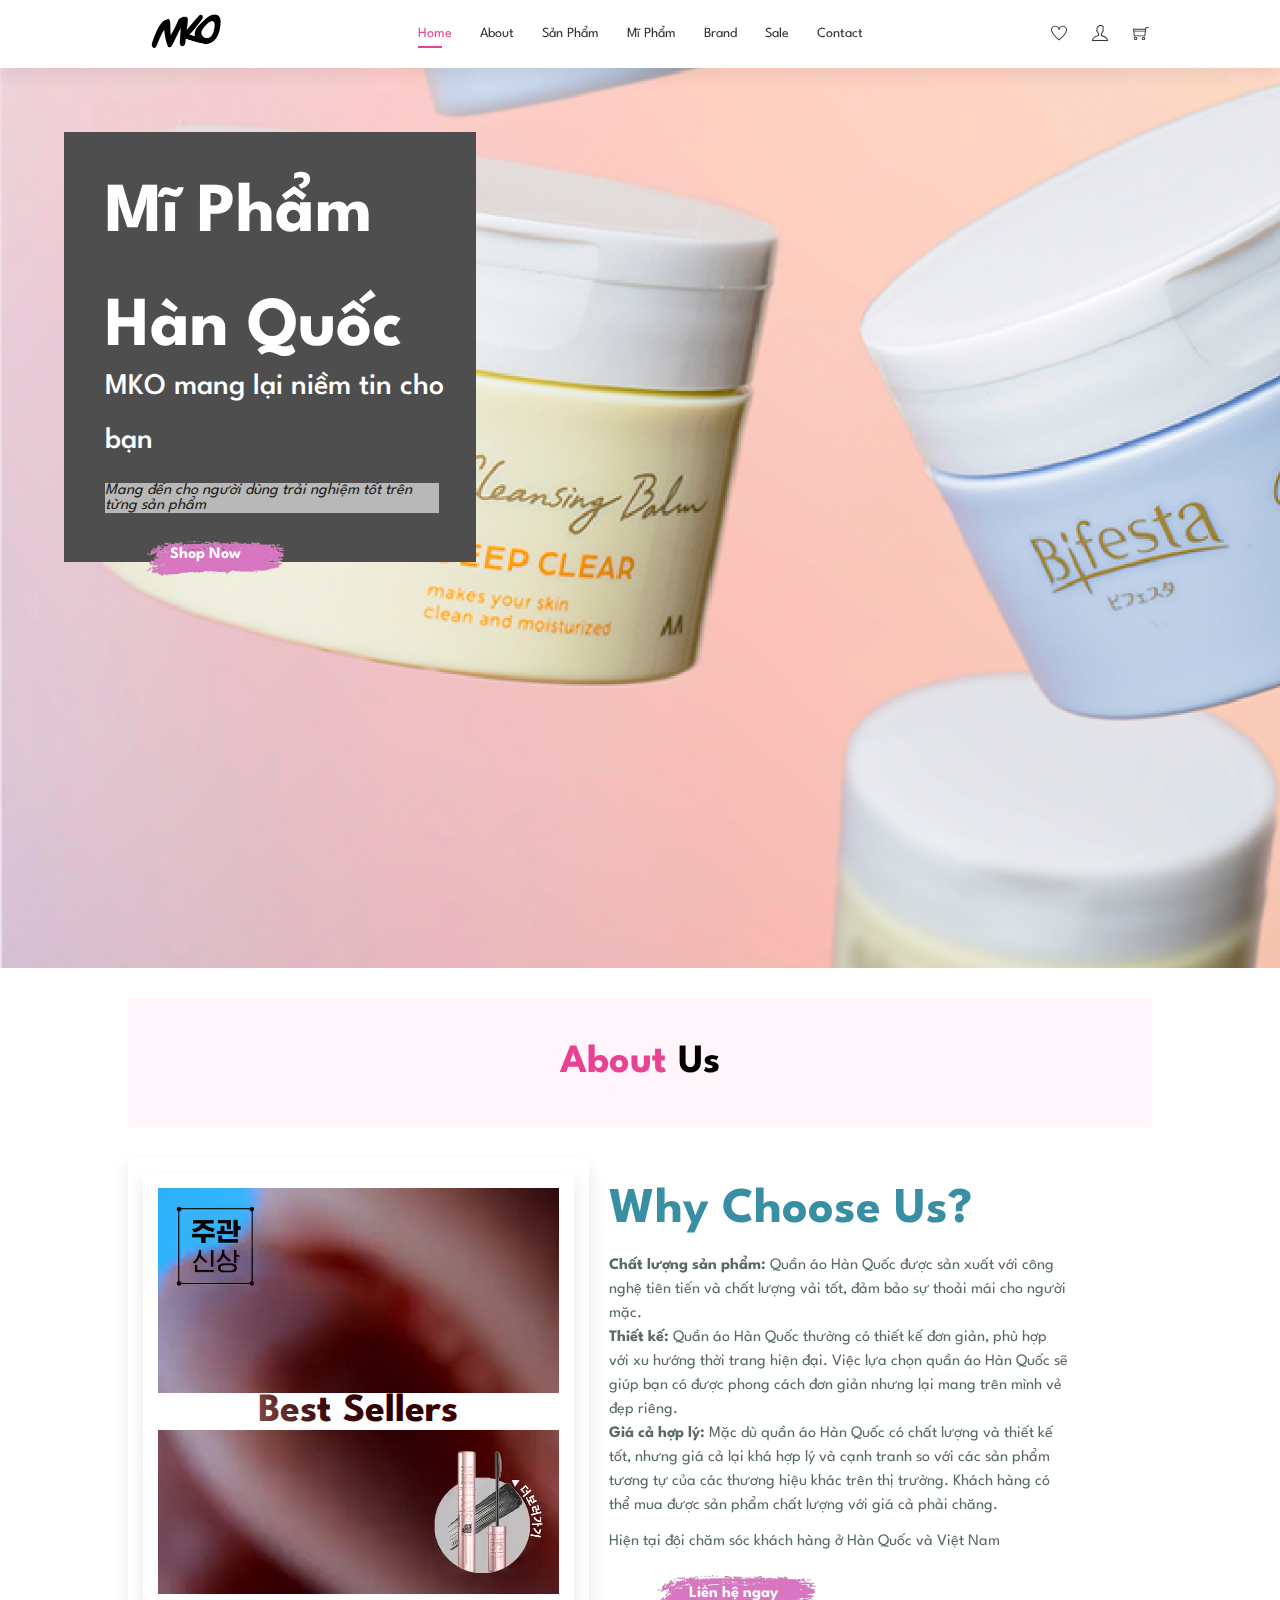
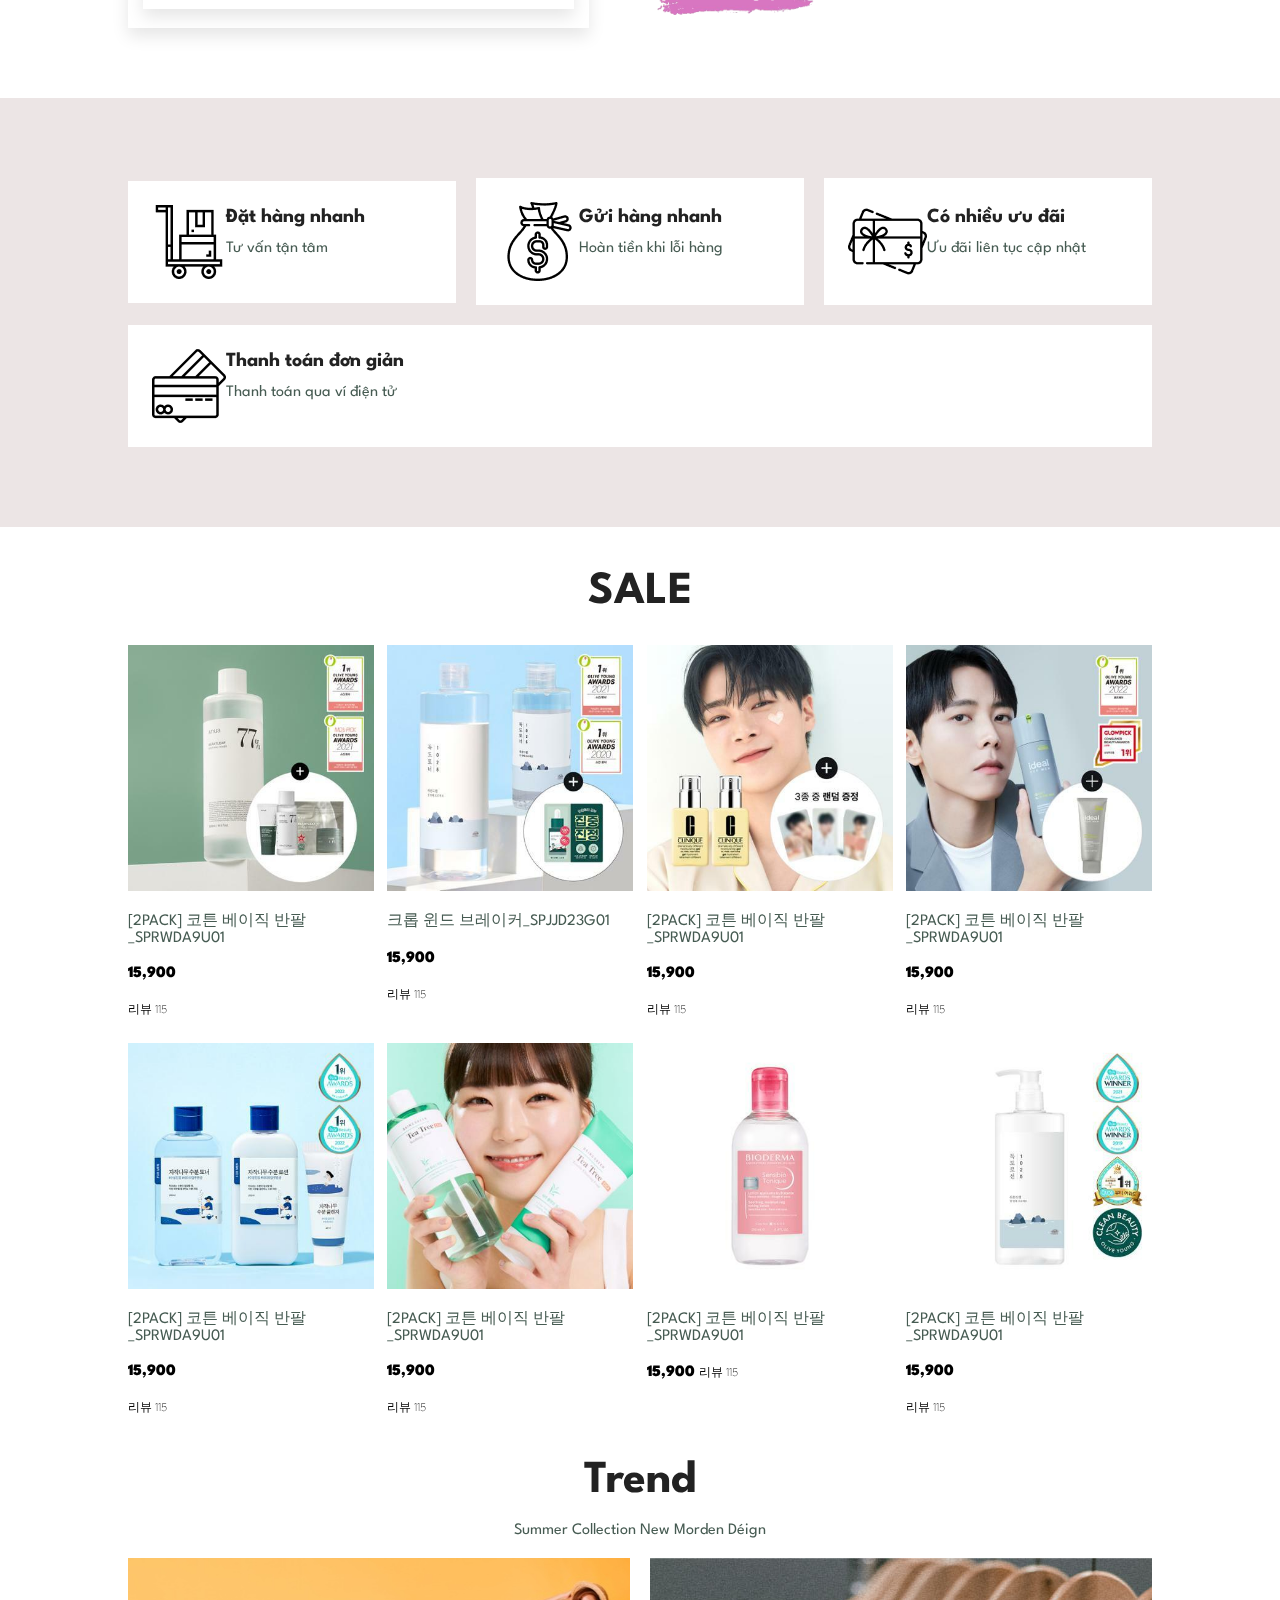
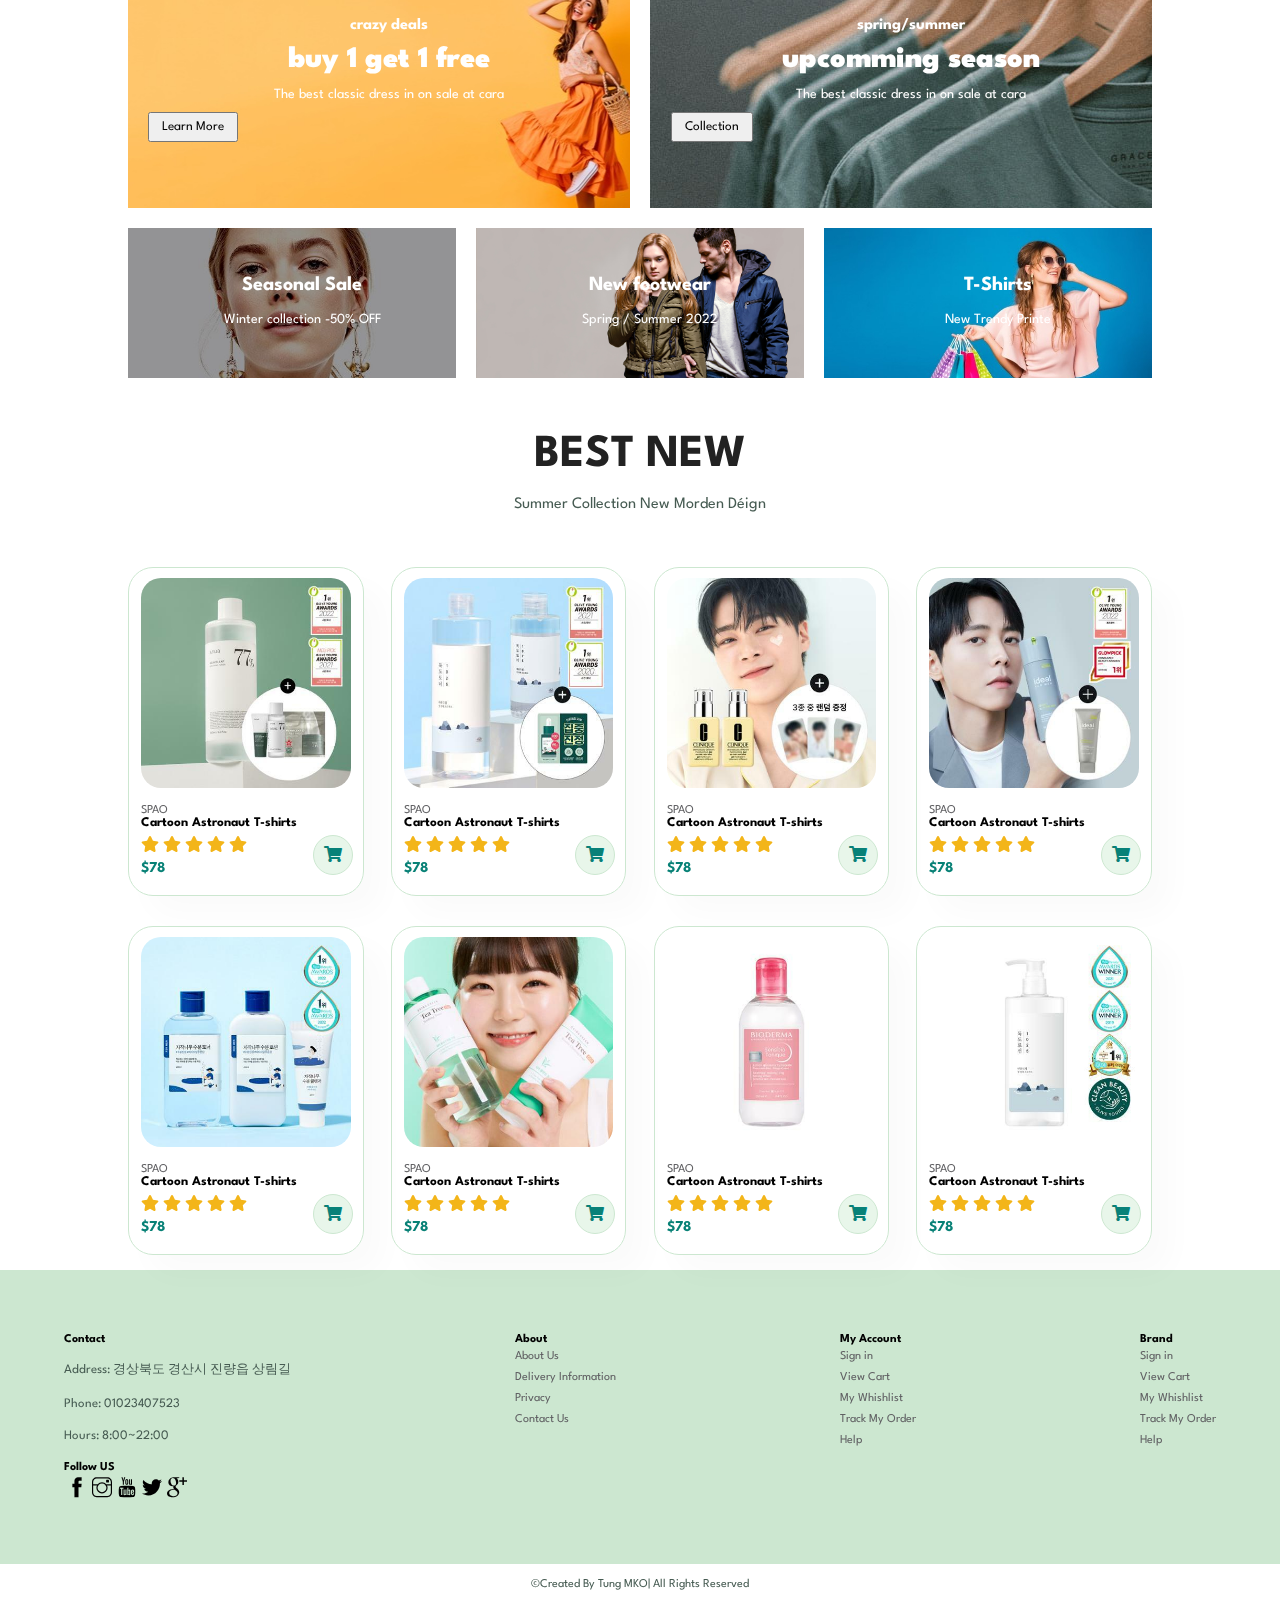
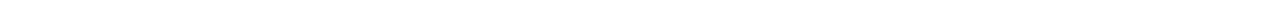
<file: index.html>
<!DOCTYPE html>
<html lang="en">
<head>
    <meta charset="UTF-8">
    <meta http-equiv="X-UA-Compatible" content="IE=edge">
    <meta name="viewport" content="width=device-width, initial-scale=1.0">
    <title>Oder sản phẩm hàn quốc-MKO</title>
    <link rel="icon" type="image/png" href="/assets/images/logo.png">
    <link rel="stylesheet" href="style.css">
    <link rel="stylesheet" href="assets/themify-icons/themify-icons.css">
    <link rel="stylesheet" href="https://use.fontawesome.com/releases/v5.15.4/css/all.css"/>
    <link rel="stylesheet" href="https://fonts.googleapis.com/css?family=Spartan">
</head>
<body>
    <div class="hero">
        <!--start head-->
        <div class="head">
            <a href="" class="logo"><img src="./assets/images/logo.png" alt=""></a>
            <nav id="navbar">
                <ul class="navbar_list">
                    <li><a class="active" href="index.html">Home</a></li>
                    <li><a href="about.html">About</a></li>
                    <li><a href="shop.html">Sản Phẩm</a></li>
                    <li><a href="cosmetics.html">Mĩ Phẩm</a></li>
                    <li><a href="">Brand</a></li>
                    <li><a href="">Sale</a></li>
                    <li><a href="">Contact</a></li>
                    <a href=""id="close"><i class="ti-close"></i></a>
                </ul>
            </nav>
            <div id="mobile">
                <i id="bar" class="fas fa-outdent"></i>
            </div>
            <div class="nav-icon">
                <a href=""><i class="ti-heart"></i></a>
                <a href=""><i class="ti-user"></i></a>
                <a href=""><i class="ti-shopping-cart"></i></a>
            </div>
        </div>
        <!--end head-->
        <!--start head content-->
        <div class="content">
            <div class="content-box">
                <div class="conten-wap">
                    <h1>Mĩ Phẩm</h1>
    
                    <h1>Hàn Quốc</h1>
                    <h2>MKO mang lại niềm tin cho bạn</h2>
                    <p>Mang đến cho người dùng trải nghiệm tốt trên từng sản phẩm      
                    </p>
                    <button href="" class="btn">Shop Now</button>
                </div>
            </div>
        </div>
        <!--end head content-->
        <!--start conten-about-->
        <div class="conten-about">
            <h1 class="heading">About <span>Us</span></h1>
            <div class="conten-about_row row">
                <div class="col2 about-video">
                    <video src="./assets/images/about-vid.mp4" loop autoplay muted class="about-video"></video>
                    <h3>Best  Sellers</h3>
                </div>
                <div class="col2 about-conten">
                    <h1>Why Choose Us?</h1>
                    <p><strong>Chất lượng sản phẩm:</strong> Quần áo Hàn Quốc được sản xuất với công nghệ tiên tiến và chất lượng vải tốt, 
                        đảm bảo sự thoải mái cho người mặc.</br>
                        <strong>Thiết kế:</strong>  Quần áo Hàn Quốc thường có thiết kế đơn giản, phù hợp với xu hướng thời trang hiện đại.
                         Việc lựa chọn quần áo Hàn Quốc sẽ giúp bạn có được phong cách đơn giản nhưng lại mang trên mình vẻ đẹp riêng.</br>           
                         <strong>Giá cả hợp lý:</strong> Mặc dù quần áo Hàn Quốc có chất lượng và thiết kế tốt,
                        nhưng giá cả lại khá hợp lý và cạnh tranh so với các sản phẩm tương tự của các thương hiệu khác trên thị trường. 
                        Khách hàng có thể mua được sản phẩm chất lượng với giá cả phải chăng.
                    </p>
                    <p></strong>Hiện tại đội chăm sóc khách hàng ở Hàn Quốc và Việt Nam</strong></p>
                    <a href="" class="button btn">Liên hệ ngay</a>
                </div>
            </div>
        </div>
        <!--end conten-about-->
        <!--start conten-shop-->
        <div class="conten-shop">
            <div class="icons">
                <img src="./assets/images/icon-1.png" alt="">
                <div class="icons-conten">
                    <h4>Đặt hàng nhanh</h4>
                    <p>Tư vấn tận tâm</p>
                </div>
            </div>
            <div class="icons">
                <img src="./assets/images/icon-2.png" alt="">
                <div class="icons-conten">
                    <h4>Gửi hàng nhanh</h4>
                    <p>Hoàn tiền khi lỗi hàng</p>
                </div>              
            </div>
            <div class="icons">
                <img src="./assets/images/icon-3.png" alt="">
                <div class="icons-conten">
                    <h4>Có nhiều ưu đãi </h4>
                    <p>Ưu đãi liên tục cập nhật</p>
                </div>   
            </div>
            <div class="icons">
                <img src="./assets/images/icon-4.png" alt="">
                <div class="icons-conten">
                    <h4>Thanh toán đơn giản</h4>
                    <p>Thanh toán qua ví điện tử</p> 
                </div>               
            </div>
        </div>
        <!--end conten-shop-->
        <!--start product-->
        <h2 class="product_gird-heading">SALE</h2>
        <div class="product_gird">
            <div class="product_gird-items">
                <img src="./assets/images/sp1.jpg"  alt="" class="product_gird-img">
                <p class="product_gird-name">
                    [2PACK] 코튼 베이직 반팔_SPRWDA9U01
                </p>
                <span class="product_gird-price">
                    15,900
                </span>
                <p class="product_gird-color">

                </p>
                <span class="product_gird-review">
                    리뷰  115
                </span>
            </div>
            <div class="product_gird-items">
                <img src="./assets/images/sp2.jpg"  alt="" class="product_gird-img">
                <p class="product_gird-name">
                    크롭 윈드 브레이커_SPJJD23G01
                </p>
                <span class="product_gird-price">
                    15,900
                </span>
                <p class="product_gird-color">

                </p>
                <span class="product_gird-review">
                    리뷰  115
                </span>
            </div>
            <div class="product_gird-items">
                <img src="./assets/images/sp3.jpg"  alt="" class="product_gird-img">
                <p class="product_gird-name">
                    [2PACK] 코튼 베이직 반팔_SPRWDA9U01
                </p>
                <span class="product_gird-price">
                    15,900
                </span>
                <p class="product_gird-color">

                </p>
                <span class="product_gird-review">
                    리뷰  115
                </span>
            </div>
            <div class="product_gird-items">
                <img src="./assets/images/sp4.jpg"  alt="" class="product_gird-img">
                <p class="product_gird-name">
                    [2PACK] 코튼 베이직 반팔_SPRWDA9U01
                </p>
                <span class="product_gird-price">
                    15,900
                </span>
                <p class="product_gird-color">

                </p>
                <span class="product_gird-review">
                    리뷰  115
                </span>
            </div>
        </div>
        <div class="product_gird">
            <div class="product_gird-items">
                <img src="./assets/images/sp5.jpg"  alt="" class="product_gird-img">
                <p class="product_gird-name">
                    [2PACK] 코튼 베이직 반팔_SPRWDA9U01
                </p>
                <span class="product_gird-price">
                    15,900
                </span>
                <p class="product_gird-color">

                </p>
                <span class="product_gird-review">
                    리뷰  115
                </span>
            </div>
            <div class="product_gird-items">
                <img src="./assets/images/sp6.jpg"  alt="" class="product_gird-img">
                <p class="product_gird-name">
                    [2PACK] 코튼 베이직 반팔_SPRWDA9U01
                </p>
                <span class="product_gird-price">
                    15,900
                </span>
                <p class="product_gird-color">

                </p>
                <span class="product_gird-review">
                    리뷰  115
                </span>
            </div>
            <div class="product_gird-items">
                <img src="./assets/images/sp7.jpg"  alt="" class="product_gird-img">
                <p class="product_gird-name">
                    [2PACK] 코튼 베이직 반팔_SPRWDA9U01
                </p>
                <span class="product_gird-price">
                    15,900
                </span>
                <span class="product_gird-review">
                    리뷰  115
                </span>
            </div>
            <div class="product_gird-items">
                <img src="./assets/images/sp8.jpg"  alt="" class="product_gird-img">
                <p class="product_gird-name">
                    [2PACK] 코튼 베이직 반팔_SPRWDA9U01
                </p>
                <span class="product_gird-price">
                    15,900
                </span>
                <p class="product_gird-color">

                </p>
                <span class="product_gird-review">
                    리뷰  115
                </span>
            </div>
            
        </div>
        <!-- start sm-banner -->
        <div class="sm-banner">
            <h2>Trend</h2>
            <p>Summer Collection New Morden Déign</p>
            <div class="top-banner">
                <div class="banner-box banner-box1">
                    <h4>crazy deals</h4>
                    <h2>buy 1 get 1 free</h2>
                    <span>The best classic dress in on sale at cara</span>
                    <button>Learn More</button>
                </div>
                <div class="banner-box banner-box2">
                    <h4>spring/summer</h4>
                    <h2>upcomming season</h2>
                    <span>The best classic dress in on sale at cara</span>
                    <button>Collection</button>
                </div>
            </div>
            <div class="bottom-banner">
                <div class="s-banner s-banner1">
                    <h2>Seasonal Sale</h2>
                    <span>Winter collection -50% OFF</span>
                </div>
                <div class="s-banner s-banner2">
                    <h2>New footwear</h2>
                    <span>Spring / Summer 2022</span>
                </div>
                <div class="s-banner s-banner3">
                    <h2>T-Shirts</h2>
                    <span>New Trendy Printe</span>
                </div>
            </div>
        </div>
        <!--end LatestProducts -->
        <!--start LatestProducts -->
        <div class="product">
            <h2>BEST NEW</h2>
            <p>Summer Collection New Morden Déign</p>
            <div class="pro-container">
                <div class="pro">
                    <img src="./assets/images/sp1.jpg" alt="">
                    <div class="des">
                        <span>SPAO</span>
                        <h5>Cartoon Astronaut T-shirts</h5>
                        <div class="star">
                            <i class="fas fa-star"></i>
                            <i class="fas fa-star"></i>
                            <i class="fas fa-star"></i>
                            <i class="fas fa-star"></i>
                            <i class="fas fa-star"></i>
                        </div>
                        <h4>$78</h4>
                    </div>
                    <a href="" class="cart"><i class="fa fa-shopping-cart"></i></a>
                </div>
                <div class="pro">
                    <img src="./assets/images/sp2.jpg" alt="">
                    <div class="des">
                        <span>SPAO</span>
                        <h5>Cartoon Astronaut T-shirts</h5>
                        <div class="star">
                            <i class="fas fa-star"></i>
                            <i class="fas fa-star"></i>
                            <i class="fas fa-star"></i>
                            <i class="fas fa-star"></i>
                            <i class="fas fa-star"></i>
                        </div>
                        <h4>$78</h4>
                    </div>
                    <a href="" class="cart"><i class="fa fa-shopping-cart"></i></a>
                </div>
                <div class="pro">
                    <img src="./assets/images/sp3.jpg" alt="">
                    <div class="des">
                        <span>SPAO</span>
                        <h5>Cartoon Astronaut T-shirts</h5>
                        <div class="star">
                            <i class="fas fa-star"></i>
                            <i class="fas fa-star"></i>
                            <i class="fas fa-star"></i>
                            <i class="fas fa-star"></i>
                            <i class="fas fa-star"></i>
                        </div>
                        <h4>$78</h4>
                    </div>
                    <a href="" class="cart"><i class="fa fa-shopping-cart"></i></a>
                </div>
                <div class="pro">
                    <img src="./assets/images/sp4.jpg" alt="">
                    <div class="des">
                        <span>SPAO</span>
                        <h5>Cartoon Astronaut T-shirts</h5>
                        <div class="star">
                            <i class="fas fa-star"></i>
                            <i class="fas fa-star"></i>
                            <i class="fas fa-star"></i>
                            <i class="fas fa-star"></i>
                            <i class="fas fa-star"></i>
                        </div>
                        <h4>$78</h4>
                    </div>
                    <a href="" class="cart"><i class="fa fa-shopping-cart"></i></a>
                </div>
                <div class="pro">
                    <img src="./assets/images/sp5.jpg" alt="">
                    <div class="des">
                        <span>SPAO</span>
                        <h5>Cartoon Astronaut T-shirts</h5>
                        <div class="star">
                            <i class="fas fa-star"></i>
                            <i class="fas fa-star"></i>
                            <i class="fas fa-star"></i>
                            <i class="fas fa-star"></i>
                            <i class="fas fa-star"></i>
                        </div>
                        <h4>$78</h4>
                    </div>
                    <a href="" class="cart"><i class="fa fa-shopping-cart"></i></a>
                </div>
                <div class="pro">
                    <img src="./assets/images/sp6.jpg" alt="">
                    <div class="des">
                        <span>SPAO</span>
                        <h5>Cartoon Astronaut T-shirts</h5>
                        <div class="star">
                            <i class="fas fa-star"></i>
                            <i class="fas fa-star"></i>
                            <i class="fas fa-star"></i>
                            <i class="fas fa-star"></i>
                            <i class="fas fa-star"></i>
                        </div>
                        <h4>$78</h4>
                    </div>
                    <a href="" class="cart"><i class="fa fa-shopping-cart"></i></a>
                </div>
                <div class="pro">
                    <img src="./assets/images/sp7.jpg" alt="">
                    <div class="des">
                        <span>SPAO</span>
                        <h5>Cartoon Astronaut T-shirts</h5>
                        <div class="star">
                            <i class="fas fa-star"></i>
                            <i class="fas fa-star"></i>
                            <i class="fas fa-star"></i>
                            <i class="fas fa-star"></i>
                            <i class="fas fa-star"></i>
                        </div>
                        <h4>$78</h4>
                    </div>
                    <a href="" class="cart"><i class="fa fa-shopping-cart"></i></a>
                </div>
                <div class="pro">
                    <img src="./assets/images/sp8.jpg" alt="">
                    <div class="des">
                        <span>SPAO</span>
                        <h5>Cartoon Astronaut T-shirts</h5>
                        <div class="star">
                            <i class="fas fa-star"></i>
                            <i class="fas fa-star"></i>
                            <i class="fas fa-star"></i>
                            <i class="fas fa-star"></i>
                            <i class="fas fa-star"></i>
                        </div>
                        <h4>$78</h4>
                    </div>
                    <a href="" class="cart"><i class="fa fa-shopping-cart"></i></a>
                </div>
            </div>
        </div>
        <!--end product-->
        
        <!--start contact-->
        <div class="footer">
            <div class="col">
                <h6>Contact</h6>
                <object>
                    <p>Address: 경상북도 경산시 진량읍 상림길</p>
                    <p>Phone: 01023407523</p>
                    <p>Hours: 8:00~22:00</p>
                </object>
                <h6>Follow US</h6>
                <div class="icon">
                    <a href="https://www.facebook.com/hanquocmongmo123"><i class="ti-facebook"></i></a>
                    <a href=""><i class="ti-instagram"></i></a>
                    <a href="http://bit.ly/youtubeHANQUOCMONGMO"><i class="ti-youtube"></i></a>
                    <a href=""><i class="ti-twitter-alt"></i></a>
                    <a href=""><i class="ti-google"></i></a>
                </div>
            </div>
            <div class="col">
                <h6>About</h6>
                <ul><li><a href="">About Us</a></li></ul>
                <ul><li><a href="">Delivery Information</a></li></ul>
                <ul><li><a href="">Privacy</a></li></ul>
                <ul><li><a href="">Contact Us</a></li></ul>
            </div>
            <div class="col">
                <h6>My Account</h6>
                <ul>
                    <li><a href="">Sign in</a></li>
                    <li><a href="">View Cart</a></li>
                    <li><a href="">My Whishlist</a></li>
                    <li><a href="">Track My Order</a></li>
                    <li><a href="">Help</a></li>

                </ul>
            </div>
            <div class="col">
                <h6>Brand</h6>
                <ul>
                    <li><a href="">Sign in</a></li>
                    <li><a href="">View Cart</a></li>
                    <li><a href="">My Whishlist</a></li>
                    <li><a href="">Track My Order</a></li>
                    <li><a href="">Help</a></li>

                </ul>
            </div>
        </div>
        <!--end contact-->
        <p class="end-web">©Created By Tung MKO| All Rights Reserved</p>
    </div>
    <script src="script.js"></script>
</body>

</html>
</file>
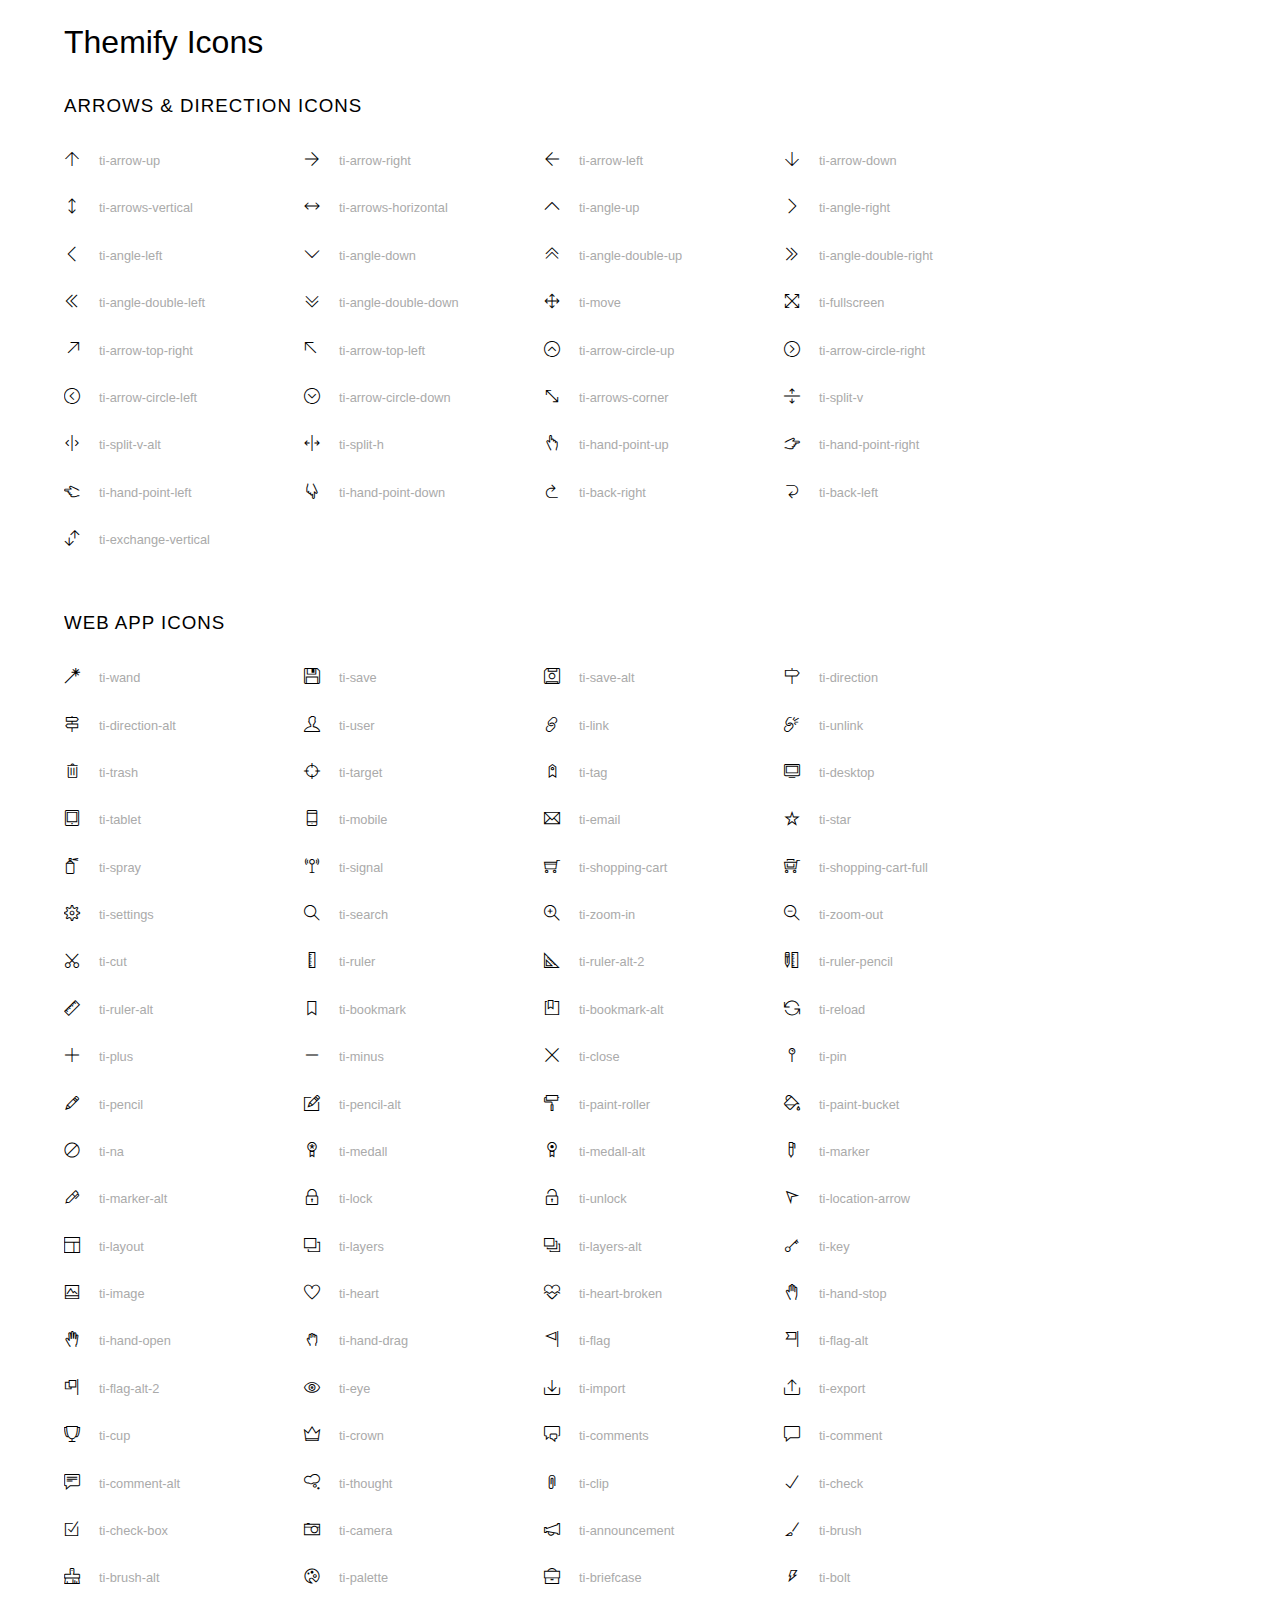
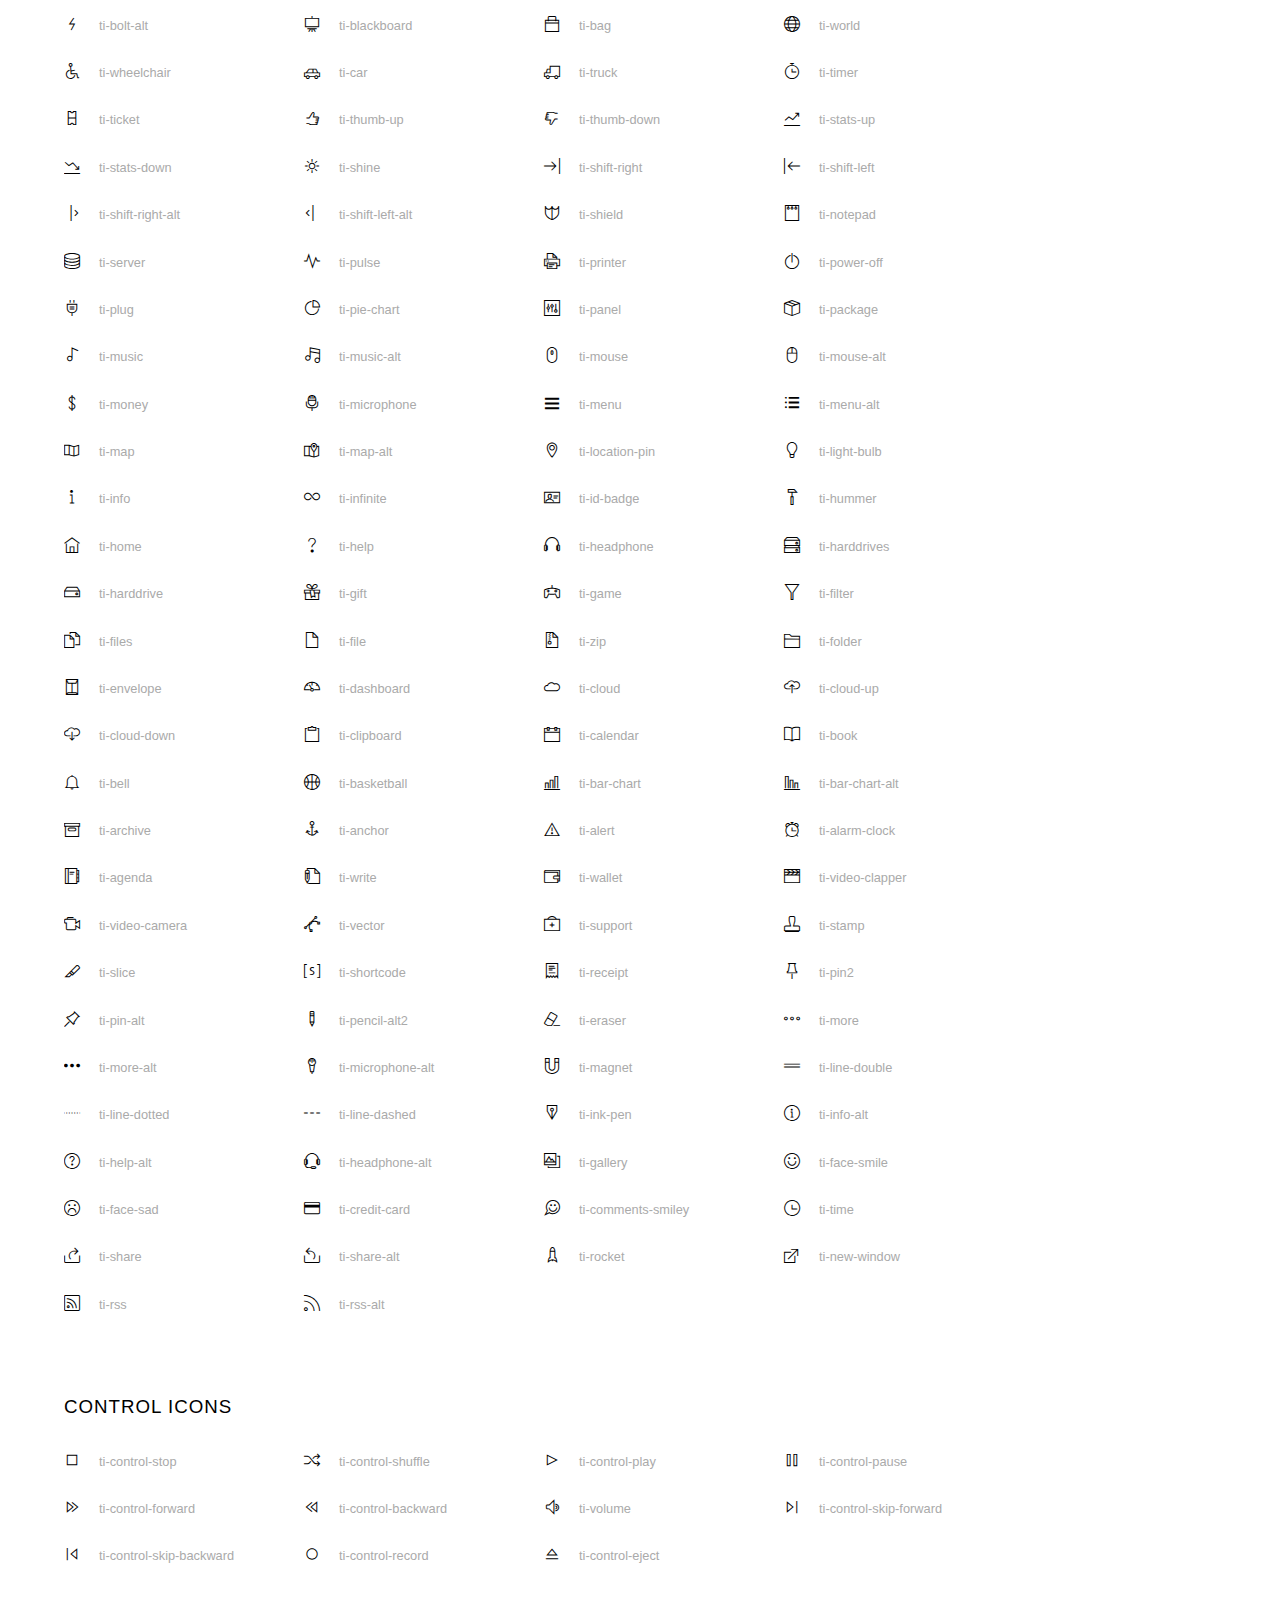
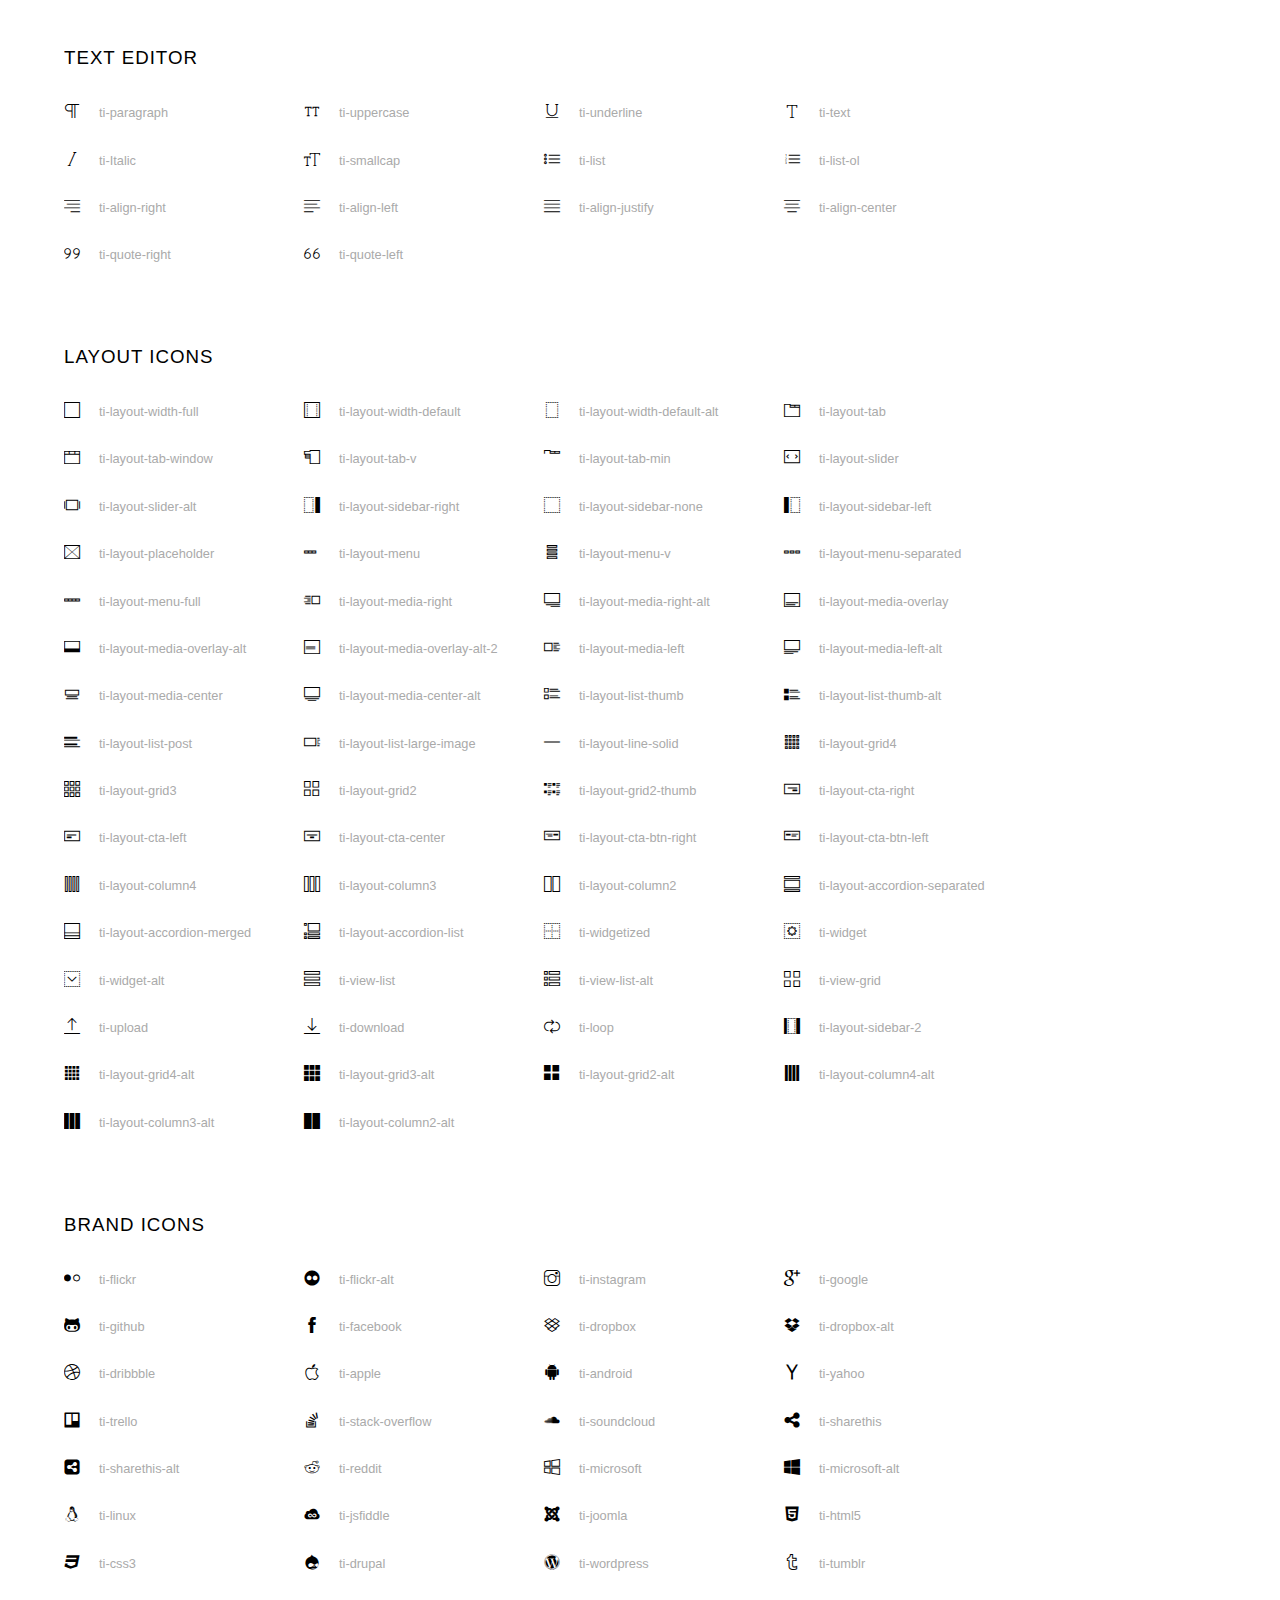
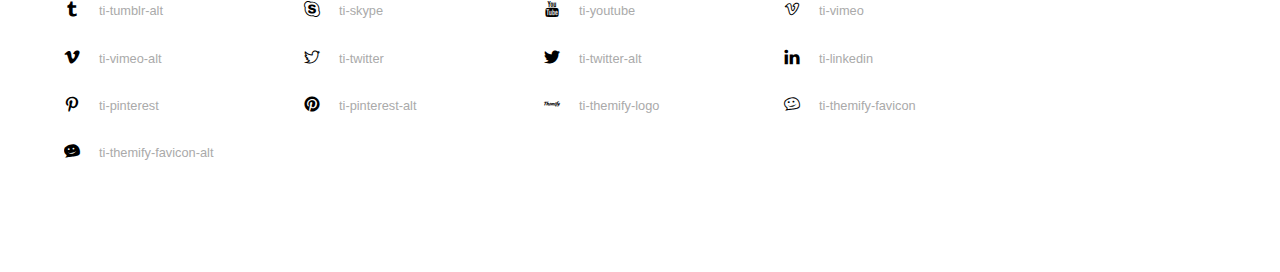
<file: assets/themify-icons/index.html>
<!doctype html>
<html>
<head>
	<meta charset="utf-8">
	<title>Themify Icon Font</title>
	<meta name="viewport" content="width=device-width">
	<link rel="stylesheet" href="demo-files/demo.css">
	<link rel="stylesheet" href="themify-icons.css">
	<!--[if lt IE 8]><!-->
	<link rel="stylesheet" href="ie7/ie7.css">
	<!--<![endif]-->
</head>
<body>
	<h1>Themify Icons</h1>

	<div class="icon-section">

		<div class="icon-section">
			<h3>Arrows &amp; Direction Icons </h3>

			<div class="icon-container">
				<span class="ti-arrow-up"></span><span class="icon-name"> ti-arrow-up</span>
			</div>
			<div class="icon-container">
				<span class="ti-arrow-right"></span><span class="icon-name"> ti-arrow-right</span>
			</div>
			<div class="icon-container">
				<span class="ti-arrow-left"></span><span class="icon-name"> ti-arrow-left</span>
			</div>
			<div class="icon-container">
				<span class="ti-arrow-down"></span><span class="icon-name"> ti-arrow-down</span>
			</div>
			<div class="icon-container">
				<span class="ti-arrows-vertical"></span><span class="icon-name"> ti-arrows-vertical</span>
			</div>
			<div class="icon-container">
				<span class="ti-arrows-horizontal"></span><span class="icon-name"> ti-arrows-horizontal</span>
			</div>
			<div class="icon-container">
				<span class="ti-angle-up"></span><span class="icon-name"> ti-angle-up</span>
			</div>
			<div class="icon-container">
				<span class="ti-angle-right"></span><span class="icon-name"> ti-angle-right</span>
			</div>
			<div class="icon-container">
				<span class="ti-angle-left"></span><span class="icon-name"> ti-angle-left</span>
			</div>
			<div class="icon-container">
				<span class="ti-angle-down"></span><span class="icon-name"> ti-angle-down</span>
			</div>	
			<div class="icon-container">
				<span class="ti-angle-double-up"></span><span class="icon-name"> ti-angle-double-up</span>
			</div>
			<div class="icon-container">
				<span class="ti-angle-double-right"></span><span class="icon-name"> ti-angle-double-right</span>
			</div>
			<div class="icon-container">
				<span class="ti-angle-double-left"></span><span class="icon-name"> ti-angle-double-left</span>
			</div>
			<div class="icon-container">
				<span class="ti-angle-double-down"></span><span class="icon-name"> ti-angle-double-down</span>
			</div>					
			<div class="icon-container">
				<span class="ti-move"></span><span class="icon-name"> ti-move</span>
			</div>
			<div class="icon-container">
				<span class="ti-fullscreen"></span><span class="icon-name"> ti-fullscreen</span>
			</div>
			<div class="icon-container">
				<span class="ti-arrow-top-right"></span><span class="icon-name"> ti-arrow-top-right</span>
			</div>
			<div class="icon-container">
				<span class="ti-arrow-top-left"></span><span class="icon-name"> ti-arrow-top-left</span>
			</div>
			<div class="icon-container">
				<span class="ti-arrow-circle-up"></span><span class="icon-name"> ti-arrow-circle-up</span>
			</div>
			<div class="icon-container">
				<span class="ti-arrow-circle-right"></span><span class="icon-name"> ti-arrow-circle-right</span>
			</div>
			<div class="icon-container">
				<span class="ti-arrow-circle-left"></span><span class="icon-name"> ti-arrow-circle-left</span>
			</div>
			<div class="icon-container">
				<span class="ti-arrow-circle-down"></span><span class="icon-name"> ti-arrow-circle-down</span>
			</div>
			<div class="icon-container">
				<span class="ti-arrows-corner"></span><span class="icon-name"> ti-arrows-corner</span>
			</div>
			<div class="icon-container">
				<span class="ti-split-v"></span><span class="icon-name"> ti-split-v</span>
			</div>

			<div class="icon-container">
				<span class="ti-split-v-alt"></span><span class="icon-name"> ti-split-v-alt</span>
			</div>
			<div class="icon-container">
				<span class="ti-split-h"></span><span class="icon-name"> ti-split-h</span>
			</div>
			<div class="icon-container">
				<span class="ti-hand-point-up"></span><span class="icon-name"> ti-hand-point-up</span>
			</div>
			<div class="icon-container">
				<span class="ti-hand-point-right"></span><span class="icon-name"> ti-hand-point-right</span>
			</div>
			<div class="icon-container">
				<span class="ti-hand-point-left"></span><span class="icon-name"> ti-hand-point-left</span>
			</div>
			<div class="icon-container">
				<span class="ti-hand-point-down"></span><span class="icon-name"> ti-hand-point-down</span>
			</div>
			<div class="icon-container">
				<span class="ti-back-right"></span><span class="icon-name"> ti-back-right</span>
			</div>
			<div class="icon-container">
				<span class="ti-back-left"></span><span class="icon-name"> ti-back-left</span>
			</div>
			<div class="icon-container">
				<span class="ti-exchange-vertical"></span><span class="icon-name"> ti-exchange-vertical</span>
			</div>

		</div> <!-- Arrows Icons -->



		<h3>Web App Icons</h3>
		
		<div class="icon-section">

			<div class="icon-container">
				<span class="ti-wand"></span><span class="icon-name"> ti-wand</span>
			</div>
			<div class="icon-container">
				<span class="ti-save"></span><span class="icon-name"> ti-save</span>
			</div>
			<div class="icon-container">
				<span class="ti-save-alt"></span><span class="icon-name"> ti-save-alt</span>
			</div>

			<div class="icon-container">
				<span class="ti-direction"></span><span class="icon-name"> ti-direction</span>
			</div>
			<div class="icon-container">
				<span class="ti-direction-alt"></span><span class="icon-name"> ti-direction-alt</span>
			</div>
			<div class="icon-container">
				<span class="ti-user"></span><span class="icon-name"> ti-user</span>
			</div>
			<div class="icon-container">
				<span class="ti-link"></span><span class="icon-name"> ti-link</span>
			</div>
			<div class="icon-container">
				<span class="ti-unlink"></span><span class="icon-name"> ti-unlink</span>
			</div>
			<div class="icon-container">
				<span class="ti-trash"></span><span class="icon-name"> ti-trash</span>
			</div>
			<div class="icon-container">
				<span class="ti-target"></span><span class="icon-name"> ti-target</span>
			</div>
			<div class="icon-container">
				<span class="ti-tag"></span><span class="icon-name"> ti-tag</span>
			</div>
			<div class="icon-container">
				<span class="ti-desktop"></span><span class="icon-name"> ti-desktop</span>
			</div>
			<div class="icon-container">
				<span class="ti-tablet"></span><span class="icon-name"> ti-tablet</span>
			</div>
			<div class="icon-container">
				<span class="ti-mobile"></span><span class="icon-name"> ti-mobile</span>
			</div>
			<div class="icon-container">
				<span class="ti-email"></span><span class="icon-name"> ti-email</span>
			</div>	
			<div class="icon-container">
				<span class="ti-star"></span><span class="icon-name"> ti-star</span>
			</div>
			<div class="icon-container">
				<span class="ti-spray"></span><span class="icon-name"> ti-spray</span>
			</div>
			<div class="icon-container">
				<span class="ti-signal"></span><span class="icon-name"> ti-signal</span>
			</div>
			<div class="icon-container">
				<span class="ti-shopping-cart"></span><span class="icon-name"> ti-shopping-cart</span>
			</div>
			<div class="icon-container">
				<span class="ti-shopping-cart-full"></span><span class="icon-name"> ti-shopping-cart-full</span>
			</div>
			<div class="icon-container">
				<span class="ti-settings"></span><span class="icon-name"> ti-settings</span>
			</div>
			<div class="icon-container">
				<span class="ti-search"></span><span class="icon-name"> ti-search</span>
			</div>
			<div class="icon-container">
				<span class="ti-zoom-in"></span><span class="icon-name"> ti-zoom-in</span>
			</div>
			<div class="icon-container">
				<span class="ti-zoom-out"></span><span class="icon-name"> ti-zoom-out</span>
			</div>
			<div class="icon-container">
				<span class="ti-cut"></span><span class="icon-name"> ti-cut</span>
			</div>
			<div class="icon-container">
				<span class="ti-ruler"></span><span class="icon-name"> ti-ruler</span>
			</div>
			<div class="icon-container">
				<span class="ti-ruler-alt-2"></span><span class="icon-name"> ti-ruler-alt-2</span>
			</div>			
			<div class="icon-container">
				<span class="ti-ruler-pencil"></span><span class="icon-name"> ti-ruler-pencil</span>
			</div>
			<div class="icon-container">
				<span class="ti-ruler-alt"></span><span class="icon-name"> ti-ruler-alt</span>
			</div>
			<div class="icon-container">
				<span class="ti-bookmark"></span><span class="icon-name"> ti-bookmark</span>
			</div>
			<div class="icon-container">
				<span class="ti-bookmark-alt"></span><span class="icon-name"> ti-bookmark-alt</span>
			</div>
			<div class="icon-container">
				<span class="ti-reload"></span><span class="icon-name"> ti-reload</span>
			</div>
			<div class="icon-container">
				<span class="ti-plus"></span><span class="icon-name"> ti-plus</span>
			</div>
			<div class="icon-container">
				<span class="ti-minus"></span><span class="icon-name"> ti-minus</span>
			</div>
			<div class="icon-container">
				<span class="ti-close"></span><span class="icon-name"> ti-close</span>
			</div>			
			<div class="icon-container">
				<span class="ti-pin"></span><span class="icon-name"> ti-pin</span>
			</div>
			<div class="icon-container">
				<span class="ti-pencil"></span><span class="icon-name"> ti-pencil</span>
			</div>
					
		  	<div class="icon-container">
				<span class="ti-pencil-alt"></span><span class="icon-name"> ti-pencil-alt</span>
			</div>
			<div class="icon-container">
				<span class="ti-paint-roller"></span><span class="icon-name"> ti-paint-roller</span>
			</div>
			<div class="icon-container">
				<span class="ti-paint-bucket"></span><span class="icon-name"> ti-paint-bucket</span>
			</div>
			<div class="icon-container">
				<span class="ti-na"></span><span class="icon-name"> ti-na</span>
			</div>
			<div class="icon-container">
				<span class="ti-medall"></span><span class="icon-name"> ti-medall</span>
			</div>
			<div class="icon-container">
				<span class="ti-medall-alt"></span><span class="icon-name"> ti-medall-alt</span>
			</div>
			<div class="icon-container">
				<span class="ti-marker"></span><span class="icon-name"> ti-marker</span>
			</div>
			<div class="icon-container">
				<span class="ti-marker-alt"></span><span class="icon-name"> ti-marker-alt</span>
			</div>

			<div class="icon-container">
				<span class="ti-lock"></span><span class="icon-name"> ti-lock</span>
			</div>
			<div class="icon-container">
				<span class="ti-unlock"></span><span class="icon-name"> ti-unlock</span>
			</div>
			<div class="icon-container">
				<span class="ti-location-arrow"></span><span class="icon-name"> ti-location-arrow</span>
			</div>
			<div class="icon-container">
				<span class="ti-layout"></span><span class="icon-name"> ti-layout</span>
			</div>
			<div class="icon-container">
				<span class="ti-layers"></span><span class="icon-name"> ti-layers</span>
			</div>
			<div class="icon-container">
				<span class="ti-layers-alt"></span><span class="icon-name"> ti-layers-alt</span>
			</div>
			<div class="icon-container">
				<span class="ti-key"></span><span class="icon-name"> ti-key</span>
			</div>
			<div class="icon-container">
				<span class="ti-image"></span><span class="icon-name"> ti-image</span>
			</div>
			<div class="icon-container">
				<span class="ti-heart"></span><span class="icon-name"> ti-heart</span>
			</div>
			<div class="icon-container">
				<span class="ti-heart-broken"></span><span class="icon-name"> ti-heart-broken</span>
			</div>
			<div class="icon-container">
				<span class="ti-hand-stop"></span><span class="icon-name"> ti-hand-stop</span>
			</div>
			<div class="icon-container">
				<span class="ti-hand-open"></span><span class="icon-name"> ti-hand-open</span>
			</div>
			<div class="icon-container">
				<span class="ti-hand-drag"></span><span class="icon-name"> ti-hand-drag</span>
			</div>
			<div class="icon-container">
				<span class="ti-flag"></span><span class="icon-name"> ti-flag</span>
			</div>
			<div class="icon-container">
				<span class="ti-flag-alt"></span><span class="icon-name"> ti-flag-alt</span>
			</div>
			<div class="icon-container">
				<span class="ti-flag-alt-2"></span><span class="icon-name"> ti-flag-alt-2</span>
			</div>
			<div class="icon-container">
				<span class="ti-eye"></span><span class="icon-name"> ti-eye</span>
			</div>
			<div class="icon-container">
				<span class="ti-import"></span><span class="icon-name"> ti-import</span>
			</div>			
			<div class="icon-container">
				<span class="ti-export"></span><span class="icon-name"> ti-export</span>
			</div>
			<div class="icon-container">
				<span class="ti-cup"></span><span class="icon-name"> ti-cup</span>
			</div>
			<div class="icon-container">
				<span class="ti-crown"></span><span class="icon-name"> ti-crown</span>
			</div>
			<div class="icon-container">
				<span class="ti-comments"></span><span class="icon-name"> ti-comments</span>
			</div>
			<div class="icon-container">
				<span class="ti-comment"></span><span class="icon-name"> ti-comment</span>
			</div>
			<div class="icon-container">
				<span class="ti-comment-alt"></span><span class="icon-name"> ti-comment-alt</span>
			</div>
			<div class="icon-container">
				<span class="ti-thought"></span><span class="icon-name"> ti-thought</span>
			</div>			
			<div class="icon-container">
				<span class="ti-clip"></span><span class="icon-name"> ti-clip</span>
			</div>

			<div class="icon-container">
				<span class="ti-check"></span><span class="icon-name"> ti-check</span>
			</div>
			<div class="icon-container">
				<span class="ti-check-box"></span><span class="icon-name"> ti-check-box</span>
			</div>
			<div class="icon-container">
				<span class="ti-camera"></span><span class="icon-name"> ti-camera</span>
			</div>
			<div class="icon-container">
				<span class="ti-announcement"></span><span class="icon-name"> ti-announcement</span>
			</div>
			<div class="icon-container">
				<span class="ti-brush"></span><span class="icon-name"> ti-brush</span>
			</div>
			<div class="icon-container">
				<span class="ti-brush-alt"></span><span class="icon-name"> ti-brush-alt</span>
			</div>
			<div class="icon-container">
				<span class="ti-palette"></span><span class="icon-name"> ti-palette</span>
			</div>			
			<div class="icon-container">
				<span class="ti-briefcase"></span><span class="icon-name"> ti-briefcase</span>
			</div>
			<div class="icon-container">
				<span class="ti-bolt"></span><span class="icon-name"> ti-bolt</span>
			</div>
			<div class="icon-container">
				<span class="ti-bolt-alt"></span><span class="icon-name"> ti-bolt-alt</span>
			</div>
			<div class="icon-container">
				<span class="ti-blackboard"></span><span class="icon-name"> ti-blackboard</span>
			</div>
			<div class="icon-container">
				<span class="ti-bag"></span><span class="icon-name"> ti-bag</span>
			</div>
			<div class="icon-container">
				<span class="ti-world"></span><span class="icon-name"> ti-world</span>
			</div>
			<div class="icon-container">
				<span class="ti-wheelchair"></span><span class="icon-name"> ti-wheelchair</span>
			</div>
			<div class="icon-container">
				<span class="ti-car"></span><span class="icon-name"> ti-car</span>
			</div>
			<div class="icon-container">
				<span class="ti-truck"></span><span class="icon-name"> ti-truck</span>
			</div>
			<div class="icon-container">
				<span class="ti-timer"></span><span class="icon-name"> ti-timer</span>
			</div>
			<div class="icon-container">
				<span class="ti-ticket"></span><span class="icon-name"> ti-ticket</span>
			</div>
			<div class="icon-container">
				<span class="ti-thumb-up"></span><span class="icon-name"> ti-thumb-up</span>
			</div>
			<div class="icon-container">
				<span class="ti-thumb-down"></span><span class="icon-name"> ti-thumb-down</span>
			</div>

			<div class="icon-container">
				<span class="ti-stats-up"></span><span class="icon-name"> ti-stats-up</span>
			</div>
			<div class="icon-container">
				<span class="ti-stats-down"></span><span class="icon-name"> ti-stats-down</span>
			</div>
			<div class="icon-container">
				<span class="ti-shine"></span><span class="icon-name"> ti-shine</span>
			</div>
			<div class="icon-container">
				<span class="ti-shift-right"></span><span class="icon-name"> ti-shift-right</span>
			</div>
			<div class="icon-container">
				<span class="ti-shift-left"></span><span class="icon-name"> ti-shift-left</span>
			</div>

			<div class="icon-container">
				<span class="ti-shift-right-alt"></span><span class="icon-name"> ti-shift-right-alt</span>
			</div>
			<div class="icon-container">
				<span class="ti-shift-left-alt"></span><span class="icon-name"> ti-shift-left-alt</span>
			</div>
			<div class="icon-container">
				<span class="ti-shield"></span><span class="icon-name"> ti-shield</span>
			</div>
			<div class="icon-container">
				<span class="ti-notepad"></span><span class="icon-name"> ti-notepad</span>
			</div>
			<div class="icon-container">
				<span class="ti-server"></span><span class="icon-name"> ti-server</span>
			</div>

			<div class="icon-container">
				<span class="ti-pulse"></span><span class="icon-name"> ti-pulse</span>
			</div>
			<div class="icon-container">
				<span class="ti-printer"></span><span class="icon-name"> ti-printer</span>
			</div>
			<div class="icon-container">
				<span class="ti-power-off"></span><span class="icon-name"> ti-power-off</span>
			</div>
			<div class="icon-container">
				<span class="ti-plug"></span><span class="icon-name"> ti-plug</span>
			</div>
			<div class="icon-container">
				<span class="ti-pie-chart"></span><span class="icon-name"> ti-pie-chart</span>
			</div>

			<div class="icon-container">
				<span class="ti-panel"></span><span class="icon-name"> ti-panel</span>
			</div>
			<div class="icon-container">
				<span class="ti-package"></span><span class="icon-name"> ti-package</span>
			</div>
			<div class="icon-container">
				<span class="ti-music"></span><span class="icon-name"> ti-music</span>
			</div>
			<div class="icon-container">
				<span class="ti-music-alt"></span><span class="icon-name"> ti-music-alt</span>
			</div>
			<div class="icon-container">
				<span class="ti-mouse"></span><span class="icon-name"> ti-mouse</span>
			</div>
			<div class="icon-container">
				<span class="ti-mouse-alt"></span><span class="icon-name"> ti-mouse-alt</span>
			</div>
			<div class="icon-container">
				<span class="ti-money"></span><span class="icon-name"> ti-money</span>
			</div>
			<div class="icon-container">
				<span class="ti-microphone"></span><span class="icon-name"> ti-microphone</span>
			</div>
			<div class="icon-container">
				<span class="ti-menu"></span><span class="icon-name"> ti-menu</span>
			</div>
			<div class="icon-container">
				<span class="ti-menu-alt"></span><span class="icon-name"> ti-menu-alt</span>
			</div>
			<div class="icon-container">
				<span class="ti-map"></span><span class="icon-name"> ti-map</span>
			</div>
			<div class="icon-container">
				<span class="ti-map-alt"></span><span class="icon-name"> ti-map-alt</span>
			</div>

			<div class="icon-container">
				<span class="ti-location-pin"></span><span class="icon-name"> ti-location-pin</span>
			</div>

			<div class="icon-container">
				<span class="ti-light-bulb"></span><span class="icon-name"> ti-light-bulb</span>
			</div>
			<div class="icon-container">
				<span class="ti-info"></span><span class="icon-name"> ti-info</span>
			</div>
			<div class="icon-container">
				<span class="ti-infinite"></span><span class="icon-name"> ti-infinite</span>
			</div>
			<div class="icon-container">
				<span class="ti-id-badge"></span><span class="icon-name"> ti-id-badge</span>
			</div>
			<div class="icon-container">
				<span class="ti-hummer"></span><span class="icon-name"> ti-hummer</span>
			</div>
			<div class="icon-container">
				<span class="ti-home"></span><span class="icon-name"> ti-home</span>
			</div>
			<div class="icon-container">
				<span class="ti-help"></span><span class="icon-name"> ti-help</span>
			</div>
			<div class="icon-container">
				<span class="ti-headphone"></span><span class="icon-name"> ti-headphone</span>
			</div>
			<div class="icon-container">
				<span class="ti-harddrives"></span><span class="icon-name"> ti-harddrives</span>
			</div>
			<div class="icon-container">
				<span class="ti-harddrive"></span><span class="icon-name"> ti-harddrive</span>
			</div>
			<div class="icon-container">
				<span class="ti-gift"></span><span class="icon-name"> ti-gift</span>
			</div>
			<div class="icon-container">
				<span class="ti-game"></span><span class="icon-name"> ti-game</span>
			</div>
			<div class="icon-container">
				<span class="ti-filter"></span><span class="icon-name"> ti-filter</span>
			</div>
			<div class="icon-container">
				<span class="ti-files"></span><span class="icon-name"> ti-files</span>
			</div>
			<div class="icon-container">
				<span class="ti-file"></span><span class="icon-name"> ti-file</span>
			</div>
			<div class="icon-container">
				<span class="ti-zip"></span><span class="icon-name"> ti-zip</span>
			</div>
			<div class="icon-container">
				<span class="ti-folder"></span><span class="icon-name"> ti-folder</span>
			</div>			
			<div class="icon-container">
				<span class="ti-envelope"></span><span class="icon-name"> ti-envelope</span>
			</div>


			<div class="icon-container">
				<span class="ti-dashboard"></span><span class="icon-name"> ti-dashboard</span>
			</div>
			<div class="icon-container">
				<span class="ti-cloud"></span><span class="icon-name"> ti-cloud</span>
			</div>
			<div class="icon-container">
				<span class="ti-cloud-up"></span><span class="icon-name"> ti-cloud-up</span>
			</div>
			<div class="icon-container">
				<span class="ti-cloud-down"></span><span class="icon-name"> ti-cloud-down</span>
			</div>
			<div class="icon-container">
				<span class="ti-clipboard"></span><span class="icon-name"> ti-clipboard</span>
			</div>
			<div class="icon-container">
				<span class="ti-calendar"></span><span class="icon-name"> ti-calendar</span>
			</div>
			<div class="icon-container">
				<span class="ti-book"></span><span class="icon-name"> ti-book</span>
			</div>
			<div class="icon-container">
				<span class="ti-bell"></span><span class="icon-name"> ti-bell</span>
			</div>
			<div class="icon-container">
				<span class="ti-basketball"></span><span class="icon-name"> ti-basketball</span>
			</div>
			<div class="icon-container">
				<span class="ti-bar-chart"></span><span class="icon-name"> ti-bar-chart</span>
			</div>
			<div class="icon-container">
				<span class="ti-bar-chart-alt"></span><span class="icon-name"> ti-bar-chart-alt</span>
			</div>


			<div class="icon-container">
				<span class="ti-archive"></span><span class="icon-name"> ti-archive</span>
			</div>
			<div class="icon-container">
				<span class="ti-anchor"></span><span class="icon-name"> ti-anchor</span>
			</div>

			<div class="icon-container">
				<span class="ti-alert"></span><span class="icon-name"> ti-alert</span>
			</div>
			<div class="icon-container">
				<span class="ti-alarm-clock"></span><span class="icon-name"> ti-alarm-clock</span>
			</div>
			<div class="icon-container">
				<span class="ti-agenda"></span><span class="icon-name"> ti-agenda</span>
			</div>
			<div class="icon-container">
				<span class="ti-write"></span><span class="icon-name"> ti-write</span>
			</div>

			<div class="icon-container">
				<span class="ti-wallet"></span><span class="icon-name"> ti-wallet</span>
			</div>
			<div class="icon-container">
				<span class="ti-video-clapper"></span><span class="icon-name"> ti-video-clapper</span>
			</div>
			<div class="icon-container">
				<span class="ti-video-camera"></span><span class="icon-name"> ti-video-camera</span>
			</div>
			<div class="icon-container">
				<span class="ti-vector"></span><span class="icon-name"> ti-vector</span>
			</div>

			<div class="icon-container">
				<span class="ti-support"></span><span class="icon-name"> ti-support</span>
			</div>
			<div class="icon-container">
				<span class="ti-stamp"></span><span class="icon-name"> ti-stamp</span>
			</div>
			<div class="icon-container">
				<span class="ti-slice"></span><span class="icon-name"> ti-slice</span>
			</div>
			<div class="icon-container">
				<span class="ti-shortcode"></span><span class="icon-name"> ti-shortcode</span>
			</div>
			<div class="icon-container">
				<span class="ti-receipt"></span><span class="icon-name"> ti-receipt</span>
			</div>
			<div class="icon-container">
				<span class="ti-pin2"></span><span class="icon-name"> ti-pin2</span>
			</div>
			<div class="icon-container">
				<span class="ti-pin-alt"></span><span class="icon-name"> ti-pin-alt</span>
			</div>
			<div class="icon-container">
				<span class="ti-pencil-alt2"></span><span class="icon-name"> ti-pencil-alt2</span>
			</div>
			<div class="icon-container">
				<span class="ti-eraser"></span><span class="icon-name"> ti-eraser</span>
			</div>			
			<div class="icon-container">
				<span class="ti-more"></span><span class="icon-name"> ti-more</span>
			</div>
			<div class="icon-container">
				<span class="ti-more-alt"></span><span class="icon-name"> ti-more-alt</span>
			</div>
			<div class="icon-container">
				<span class="ti-microphone-alt"></span><span class="icon-name"> ti-microphone-alt</span>
			</div>
			<div class="icon-container">
				<span class="ti-magnet"></span><span class="icon-name"> ti-magnet</span>
			</div>
			<div class="icon-container">
				<span class="ti-line-double"></span><span class="icon-name"> ti-line-double</span>
			</div>
			<div class="icon-container">
				<span class="ti-line-dotted"></span><span class="icon-name"> ti-line-dotted</span>
			</div>
			<div class="icon-container">
				<span class="ti-line-dashed"></span><span class="icon-name"> ti-line-dashed</span>
			</div>

			<div class="icon-container">
				<span class="ti-ink-pen"></span><span class="icon-name"> ti-ink-pen</span>
			</div>
			<div class="icon-container">
				<span class="ti-info-alt"></span><span class="icon-name"> ti-info-alt</span>
			</div>
			<div class="icon-container">
				<span class="ti-help-alt"></span><span class="icon-name"> ti-help-alt</span>
			</div>
			<div class="icon-container">
				<span class="ti-headphone-alt"></span><span class="icon-name"> ti-headphone-alt</span>
			</div>

			<div class="icon-container">
				<span class="ti-gallery"></span><span class="icon-name"> ti-gallery</span>
			</div>
			<div class="icon-container">
				<span class="ti-face-smile"></span><span class="icon-name"> ti-face-smile</span>
			</div>
			<div class="icon-container">
				<span class="ti-face-sad"></span><span class="icon-name"> ti-face-sad</span>
			</div>
			<div class="icon-container">
				<span class="ti-credit-card"></span><span class="icon-name"> ti-credit-card</span>
			</div>
			<div class="icon-container">
				<span class="ti-comments-smiley"></span><span class="icon-name"> ti-comments-smiley</span>
			</div>
			<div class="icon-container">
				<span class="ti-time"></span><span class="icon-name"> ti-time</span>
			</div>
			<div class="icon-container">
				<span class="ti-share"></span><span class="icon-name"> ti-share</span>
			</div>
			<div class="icon-container">
				<span class="ti-share-alt"></span><span class="icon-name"> ti-share-alt</span>
			</div>
			<div class="icon-container">
				<span class="ti-rocket"></span><span class="icon-name"> ti-rocket</span>
			</div>

			<div class="icon-container">
				<span class="ti-new-window"></span><span class="icon-name"> ti-new-window</span>
			</div>

			<div class="icon-container">
				<span class="ti-rss"></span><span class="icon-name"> ti-rss</span>
			</div>

			<div class="icon-container">
				<span class="ti-rss-alt"></span><span class="icon-name"> ti-rss-alt</span>
			</div>
			
		</div><!-- Web App Icons -->


		<div class="icon-section">
			<h3>Control Icons</h3>
			<div class="icon-container">
				<span class="ti-control-stop"></span><span class="icon-name"> ti-control-stop</span>
			</div>
			<div class="icon-container">
				<span class="ti-control-shuffle"></span><span class="icon-name"> ti-control-shuffle</span>
			</div>
			<div class="icon-container">
				<span class="ti-control-play"></span><span class="icon-name"> ti-control-play</span>
			</div>
			<div class="icon-container">
				<span class="ti-control-pause"></span><span class="icon-name"> ti-control-pause</span>
			</div>
			<div class="icon-container">
				<span class="ti-control-forward"></span><span class="icon-name"> ti-control-forward</span>
			</div>
			<div class="icon-container">
				<span class="ti-control-backward"></span><span class="icon-name"> ti-control-backward</span>
			</div>	
			<div class="icon-container">
				<span class="ti-volume"></span><span class="icon-name"> ti-volume</span>
			</div>
			<div class="icon-container">
				<span class="ti-control-skip-forward"></span><span class="icon-name"> ti-control-skip-forward</span>
			</div>
			<div class="icon-container">
				<span class="ti-control-skip-backward"></span><span class="icon-name"> ti-control-skip-backward</span>
			</div>
			<div class="icon-container">
				<span class="ti-control-record"></span><span class="icon-name"> ti-control-record</span>
			</div>
			<div class="icon-container">
				<span class="ti-control-eject"></span><span class="icon-name"> ti-control-eject</span>
			</div>			
		</div> <!-- Control Icons -->


		<div class="icon-section">
			<h3>Text Editor</h3>

			<div class="icon-container">
				<span class="ti-paragraph"></span><span class="icon-name"> ti-paragraph</span>
			</div>
			<div class="icon-container">
				<span class="ti-uppercase"></span><span class="icon-name"> ti-uppercase</span>
			</div>

			<div class="icon-container">
				<span class="ti-underline"></span><span class="icon-name"> ti-underline</span>
			</div>
			<div class="icon-container">
				<span class="ti-text"></span><span class="icon-name"> ti-text</span>
			</div>
			<div class="icon-container">
				<span class="ti-Italic"></span><span class="icon-name"> ti-Italic</span>
			</div>
			<div class="icon-container">
				<span class="ti-smallcap"></span><span class="icon-name"> ti-smallcap</span>
			</div>
			<div class="icon-container">
				<span class="ti-list"></span><span class="icon-name"> ti-list</span>
			</div>
			<div class="icon-container">
				<span class="ti-list-ol"></span><span class="icon-name"> ti-list-ol</span>
			</div>
			<div class="icon-container">
				<span class="ti-align-right"></span><span class="icon-name"> ti-align-right</span>
			</div>
			<div class="icon-container">
				<span class="ti-align-left"></span><span class="icon-name"> ti-align-left</span>
			</div>
			<div class="icon-container">
				<span class="ti-align-justify"></span><span class="icon-name"> ti-align-justify</span>
			</div>
			<div class="icon-container">
				<span class="ti-align-center"></span><span class="icon-name"> ti-align-center</span>
			</div>
			<div class="icon-container">
				<span class="ti-quote-right"></span><span class="icon-name"> ti-quote-right</span>
			</div>
			<div class="icon-container">
				<span class="ti-quote-left"></span><span class="icon-name"> ti-quote-left</span>
			</div>

		</div> <!-- Text Editor -->



		<div class="icon-section">
			<h3>Layout Icons</h3>
			<div class="icon-container">
				<span class="ti-layout-width-full"></span><span class="icon-name"> ti-layout-width-full</span>
			</div>
			<div class="icon-container">
				<span class="ti-layout-width-default"></span><span class="icon-name"> ti-layout-width-default</span>
			</div>
			<div class="icon-container">
				<span class="ti-layout-width-default-alt"></span><span class="icon-name"> ti-layout-width-default-alt</span>
			</div>
			<div class="icon-container">
				<span class="ti-layout-tab"></span><span class="icon-name"> ti-layout-tab</span>
			</div>
			<div class="icon-container">
				<span class="ti-layout-tab-window"></span><span class="icon-name"> ti-layout-tab-window</span>
			</div>
			<div class="icon-container">
				<span class="ti-layout-tab-v"></span><span class="icon-name"> ti-layout-tab-v</span>
			</div>
			<div class="icon-container">
				<span class="ti-layout-tab-min"></span><span class="icon-name"> ti-layout-tab-min</span>
			</div>
			<div class="icon-container">
				<span class="ti-layout-slider"></span><span class="icon-name"> ti-layout-slider</span>
			</div>
			<div class="icon-container">
				<span class="ti-layout-slider-alt"></span><span class="icon-name"> ti-layout-slider-alt</span>
			</div>
			<div class="icon-container">
				<span class="ti-layout-sidebar-right"></span><span class="icon-name"> ti-layout-sidebar-right</span>
			</div>
			<div class="icon-container">
				<span class="ti-layout-sidebar-none"></span><span class="icon-name"> ti-layout-sidebar-none</span>
			</div>
			<div class="icon-container">
				<span class="ti-layout-sidebar-left"></span><span class="icon-name"> ti-layout-sidebar-left</span>
			</div>
			<div class="icon-container">
				<span class="ti-layout-placeholder"></span><span class="icon-name"> ti-layout-placeholder</span>
			</div>
			<div class="icon-container">
				<span class="ti-layout-menu"></span><span class="icon-name"> ti-layout-menu</span>
			</div>
			<div class="icon-container">
				<span class="ti-layout-menu-v"></span><span class="icon-name"> ti-layout-menu-v</span>
			</div>
			<div class="icon-container">
				<span class="ti-layout-menu-separated"></span><span class="icon-name"> ti-layout-menu-separated</span>
			</div>
			<div class="icon-container">
				<span class="ti-layout-menu-full"></span><span class="icon-name"> ti-layout-menu-full</span>
			</div>
			<div class="icon-container">
				<span class="ti-layout-media-right"></span><span class="icon-name"> ti-layout-media-right</span>
			</div>
			<div class="icon-container">
				<span class="ti-layout-media-right-alt"></span><span class="icon-name"> ti-layout-media-right-alt</span>
			</div>
			<div class="icon-container">
				<span class="ti-layout-media-overlay"></span><span class="icon-name"> ti-layout-media-overlay</span>
			</div>
			<div class="icon-container">
				<span class="ti-layout-media-overlay-alt"></span><span class="icon-name"> ti-layout-media-overlay-alt</span>
			</div>
			<div class="icon-container">
				<span class="ti-layout-media-overlay-alt-2"></span><span class="icon-name"> ti-layout-media-overlay-alt-2</span>
			</div>
			<div class="icon-container">
				<span class="ti-layout-media-left"></span><span class="icon-name"> ti-layout-media-left</span>
			</div>
			<div class="icon-container">
				<span class="ti-layout-media-left-alt"></span><span class="icon-name"> ti-layout-media-left-alt</span>
			</div>
			<div class="icon-container">
				<span class="ti-layout-media-center"></span><span class="icon-name"> ti-layout-media-center</span>
			</div>
			<div class="icon-container">
				<span class="ti-layout-media-center-alt"></span><span class="icon-name"> ti-layout-media-center-alt</span>
			</div>
			<div class="icon-container">
				<span class="ti-layout-list-thumb"></span><span class="icon-name"> ti-layout-list-thumb</span>
			</div>
			<div class="icon-container">
				<span class="ti-layout-list-thumb-alt"></span><span class="icon-name"> ti-layout-list-thumb-alt</span>
			</div>
			<div class="icon-container">
				<span class="ti-layout-list-post"></span><span class="icon-name"> ti-layout-list-post</span>
			</div>
			<div class="icon-container">
				<span class="ti-layout-list-large-image"></span><span class="icon-name"> ti-layout-list-large-image</span>
			</div>
			<div class="icon-container">
				<span class="ti-layout-line-solid"></span><span class="icon-name"> ti-layout-line-solid</span>
			</div>
			<div class="icon-container">
				<span class="ti-layout-grid4"></span><span class="icon-name"> ti-layout-grid4</span>
			</div>
			<div class="icon-container">
				<span class="ti-layout-grid3"></span><span class="icon-name"> ti-layout-grid3</span>
			</div>
			<div class="icon-container">
				<span class="ti-layout-grid2"></span><span class="icon-name"> ti-layout-grid2</span>
			</div>
			<div class="icon-container">
				<span class="ti-layout-grid2-thumb"></span><span class="icon-name"> ti-layout-grid2-thumb</span>
			</div>
			<div class="icon-container">
				<span class="ti-layout-cta-right"></span><span class="icon-name"> ti-layout-cta-right</span>
			</div>
			<div class="icon-container">
				<span class="ti-layout-cta-left"></span><span class="icon-name"> ti-layout-cta-left</span>
			</div>
			<div class="icon-container">
				<span class="ti-layout-cta-center"></span><span class="icon-name"> ti-layout-cta-center</span>
			</div>
			<div class="icon-container">
				<span class="ti-layout-cta-btn-right"></span><span class="icon-name"> ti-layout-cta-btn-right</span>
			</div>
			<div class="icon-container">
				<span class="ti-layout-cta-btn-left"></span><span class="icon-name"> ti-layout-cta-btn-left</span>
			</div>
			<div class="icon-container">
				<span class="ti-layout-column4"></span><span class="icon-name"> ti-layout-column4</span>
			</div>
			<div class="icon-container">
				<span class="ti-layout-column3"></span><span class="icon-name"> ti-layout-column3</span>
			</div>
			<div class="icon-container">
				<span class="ti-layout-column2"></span><span class="icon-name"> ti-layout-column2</span>
			</div>
			<div class="icon-container">
				<span class="ti-layout-accordion-separated"></span><span class="icon-name"> ti-layout-accordion-separated</span>
			</div>
			<div class="icon-container">
				<span class="ti-layout-accordion-merged"></span><span class="icon-name"> ti-layout-accordion-merged</span>
			</div>
			<div class="icon-container">
				<span class="ti-layout-accordion-list"></span><span class="icon-name"> ti-layout-accordion-list</span>
			</div>
			<div class="icon-container">
				<span class="ti-widgetized"></span><span class="icon-name"> ti-widgetized</span>
			</div>
			<div class="icon-container">
				<span class="ti-widget"></span><span class="icon-name"> ti-widget</span>
			</div>
			<div class="icon-container">
				<span class="ti-widget-alt"></span><span class="icon-name"> ti-widget-alt</span>
			</div>
			<div class="icon-container">
				<span class="ti-view-list"></span><span class="icon-name"> ti-view-list</span>
			</div>
			<div class="icon-container">
				<span class="ti-view-list-alt"></span><span class="icon-name"> ti-view-list-alt</span>
			</div>
			<div class="icon-container">
				<span class="ti-view-grid"></span><span class="icon-name"> ti-view-grid</span>
			</div>
			<div class="icon-container">
				<span class="ti-upload"></span><span class="icon-name"> ti-upload</span>
			</div>
			<div class="icon-container">
				<span class="ti-download"></span><span class="icon-name"> ti-download</span>
			</div>	
			<div class="icon-container">
				<span class="ti-loop"></span><span class="icon-name"> ti-loop</span>
			</div>
			<div class="icon-container">
				<span class="ti-layout-sidebar-2"></span><span class="icon-name"> ti-layout-sidebar-2</span>
			</div>
			<div class="icon-container">
				<span class="ti-layout-grid4-alt"></span><span class="icon-name"> ti-layout-grid4-alt</span>
			</div>
			<div class="icon-container">
				<span class="ti-layout-grid3-alt"></span><span class="icon-name"> ti-layout-grid3-alt</span>
			</div>
			<div class="icon-container">
				<span class="ti-layout-grid2-alt"></span><span class="icon-name"> ti-layout-grid2-alt</span>
			</div>
			<div class="icon-container">
				<span class="ti-layout-column4-alt"></span><span class="icon-name"> ti-layout-column4-alt</span>
			</div>
			<div class="icon-container">
				<span class="ti-layout-column3-alt"></span><span class="icon-name"> ti-layout-column3-alt</span>
			</div>
			<div class="icon-container">
				<span class="ti-layout-column2-alt"></span><span class="icon-name"> ti-layout-column2-alt</span>
			</div>		


		</div> <!-- Layout Icons -->


		<div class="icon-section">
			<h3>Brand Icons</h3>

			<div class="icon-container">
				<span class="ti-flickr"></span><span class="icon-name"> ti-flickr</span>
			</div>
			<div class="icon-container">
				<span class="ti-flickr-alt"></span><span class="icon-name"> ti-flickr-alt</span>
			</div>			
			<div class="icon-container">
				<span class="ti-instagram"></span><span class="icon-name"> ti-instagram</span>
			</div>
			<div class="icon-container">
				<span class="ti-google"></span><span class="icon-name"> ti-google</span>
			</div>
			<div class="icon-container">
				<span class="ti-github"></span><span class="icon-name"> ti-github</span>
			</div>

			<div class="icon-container">
				<span class="ti-facebook"></span><span class="icon-name"> ti-facebook</span>
			</div>
			<div class="icon-container">
				<span class="ti-dropbox"></span><span class="icon-name"> ti-dropbox</span>
			</div>
			<div class="icon-container">
				<span class="ti-dropbox-alt"></span><span class="icon-name"> ti-dropbox-alt</span>
			</div>
			<div class="icon-container">
				<span class="ti-dribbble"></span><span class="icon-name"> ti-dribbble</span>
			</div>
			<div class="icon-container">
				<span class="ti-apple"></span><span class="icon-name"> ti-apple</span>
			</div>
			<div class="icon-container">
				<span class="ti-android"></span><span class="icon-name"> ti-android</span>
			</div>
			<div class="icon-container">
				<span class="ti-yahoo"></span><span class="icon-name"> ti-yahoo</span>
			</div>
			<div class="icon-container">
				<span class="ti-trello"></span><span class="icon-name"> ti-trello</span>
			</div>
			<div class="icon-container">
				<span class="ti-stack-overflow"></span><span class="icon-name"> ti-stack-overflow</span>
			</div>
			<div class="icon-container">
				<span class="ti-soundcloud"></span><span class="icon-name"> ti-soundcloud</span>
			</div>
			<div class="icon-container">
				<span class="ti-sharethis"></span><span class="icon-name"> ti-sharethis</span>
			</div>
			<div class="icon-container">
				<span class="ti-sharethis-alt"></span><span class="icon-name"> ti-sharethis-alt</span>
			</div>
			<div class="icon-container">
				<span class="ti-reddit"></span><span class="icon-name"> ti-reddit</span>
			</div>

			<div class="icon-container">
				<span class="ti-microsoft"></span><span class="icon-name"> ti-microsoft</span>
			</div>
			<div class="icon-container">
				<span class="ti-microsoft-alt"></span><span class="icon-name"> ti-microsoft-alt</span>
			</div>
			<div class="icon-container">
				<span class="ti-linux"></span><span class="icon-name"> ti-linux</span>
			</div>
			<div class="icon-container">
				<span class="ti-jsfiddle"></span><span class="icon-name"> ti-jsfiddle</span>
			</div>
			<div class="icon-container">
				<span class="ti-joomla"></span><span class="icon-name"> ti-joomla</span>
			</div>
			<div class="icon-container">
				<span class="ti-html5"></span><span class="icon-name"> ti-html5</span>
			</div>
			<div class="icon-container">
				<span class="ti-css3"></span><span class="icon-name"> ti-css3</span>
			</div>	
			<div class="icon-container">
				<span class="ti-drupal"></span><span class="icon-name"> ti-drupal</span>
			</div>
			<div class="icon-container">
				<span class="ti-wordpress"></span><span class="icon-name"> ti-wordpress</span>
			</div>		
			<div class="icon-container">
				<span class="ti-tumblr"></span><span class="icon-name"> ti-tumblr</span>
			</div>
			<div class="icon-container">
				<span class="ti-tumblr-alt"></span><span class="icon-name"> ti-tumblr-alt</span>
			</div>
			<div class="icon-container">
				<span class="ti-skype"></span><span class="icon-name"> ti-skype</span>
			</div>
			<div class="icon-container">
				<span class="ti-youtube"></span><span class="icon-name"> ti-youtube</span>
			</div>
			<div class="icon-container">
				<span class="ti-vimeo"></span><span class="icon-name"> ti-vimeo</span>
			</div>
			<div class="icon-container">
				<span class="ti-vimeo-alt"></span><span class="icon-name"> ti-vimeo-alt</span>
			</div>			
			<div class="icon-container">
				<span class="ti-twitter"></span><span class="icon-name"> ti-twitter</span>
			</div>
			<div class="icon-container">
				<span class="ti-twitter-alt"></span><span class="icon-name"> ti-twitter-alt</span>
			</div>
			<div class="icon-container">
				<span class="ti-linkedin"></span><span class="icon-name"> ti-linkedin</span>
			</div>
			<div class="icon-container">
				<span class="ti-pinterest"></span><span class="icon-name"> ti-pinterest</span>
			</div>

			<div class="icon-container">
				<span class="ti-pinterest-alt"></span><span class="icon-name"> ti-pinterest-alt</span>
			</div>
			<div class="icon-container">
				<span class="ti-themify-logo"></span><span class="icon-name"> ti-themify-logo</span>
			</div>
			<div class="icon-container">
				<span class="ti-themify-favicon"></span><span class="icon-name"> ti-themify-favicon</span>
			</div>
			<div class="icon-container">
				<span class="ti-themify-favicon-alt"></span><span class="icon-name"> ti-themify-favicon-alt</span>
			</div>

		</div> <!-- brand Icons -->

	</div>

</body>
</html>
</file>
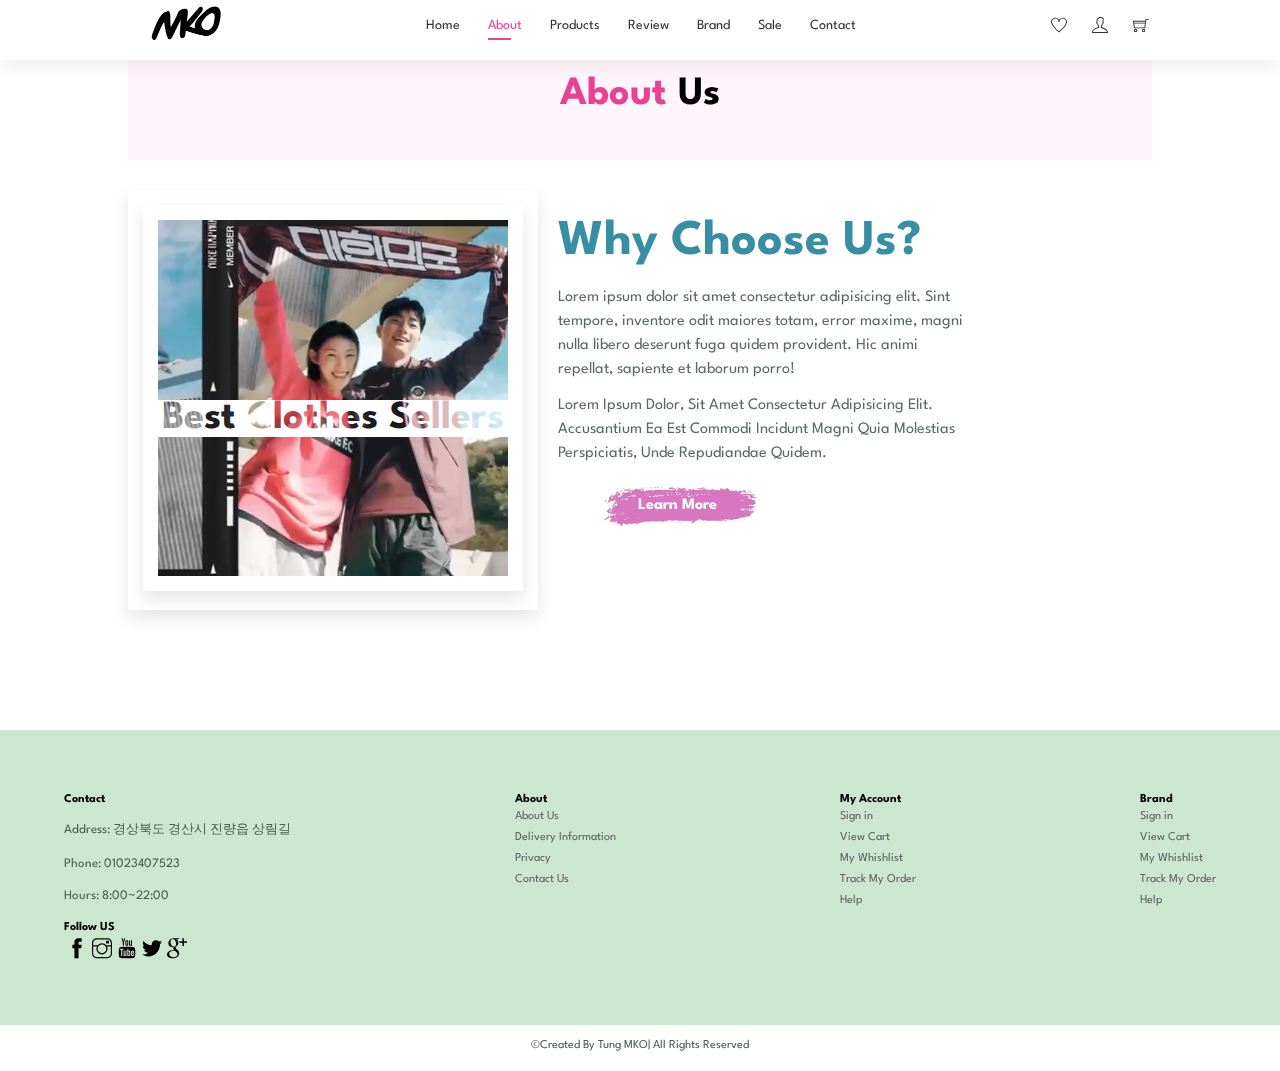
<file: about.html>
<!DOCTYPE html>
<html lang="en">
<head>
    <meta charset="UTF-8">
    <meta http-equiv="X-UA-Compatible" content="IE=edge">
    <meta name="viewport" content="width=device-width, initial-scale=1.0">
    <title>Oder sản phẩm hàn quốc-MKO</title>
    <link rel="stylesheet" href="style.css">
    <link rel="stylesheet" href="assets/themify-icons/themify-icons.css">
    <link rel="stylesheet" href="https://use.fontawesome.com/releases/v5.15.4/css/all.css"/>
    <link rel="stylesheet" href="https://fonts.googleapis.com/css?family=Spartan">
</head>
<body>
    <div class="hero">
        <!--start head-->
        <div class="head about-head">
            <a href="" class="logo"><img src="./assets/images/logo.png" alt=""></a>
            <nav id="navbar">
                <ul>
                    <li><a href="index.html">Home</a></li>
                    <li><a class="active" href="about.html">About</a></li>
                    <li><a href="shop.html">Products</a></li>
                    <li><a href="">Review</a></li>
                    <li><a href="">Brand</a></li>
                    <li><a href="">Sale</a></li>
                    <li><a href="">Contact</a></li>
                    <a href=""id="close"><i class="ti-close"></i></a>
                </ul>
            </nav>
            <div id="mobile">
                <i id="bar" class="fas fa-outdent"></i>
            </div>
            <div class="nav-icon">
                <a href=""><i class="ti-heart"></i></a>
                <a href=""><i class="ti-user"></i></a>
                <a href=""><i class="ti-shopping-cart"></i></a>
            </div>
        </div>
        <!--end head-->
                <!--start conten-about-->
                <div class="conten-about">
                    <h1 class="heading">About <span>Us</span></h1>
                    <div class="row">
                        <div class="col2 about-video">
                            <video src="./assets/images/about-vid.mov" loop autoplay muted class="about-video"></video>
                            <h3>Best Clothes Sellers</h3>
                        </div>
                        <div class="col2 about-conten">
                            <h1>Why Choose Us?</h1>
                            <p>Lorem ipsum dolor sit amet consectetur adipisicing elit. 
                                Sint tempore, inventore odit maiores totam,
                                 error maxime, magni nulla libero deserunt fuga quidem provident. 
                                Hic animi repellat, sapiente et laborum porro!
                            </p>
                            <p>Lorem Ipsum Dolor, Sit Amet Consectetur Adipisicing Elit. Accusantium
                                 Ea Est Commodi Incidunt Magni Quia Molestias Perspiciatis, 
                                 Unde Repudiandae Quidem.</p>
                            <a href="" class="btn">Learn More</a>
                        </div>
                    </div>
                </div>
                <!--end conten-about-->     
        <!--start custom review-->
        <div class="footer">
            <div class="col">
                <h6>Contact</h6>
                <object>
                    <p>Address: 경상북도 경산시 진량읍 상림길</p>
                    <p>Phone: 01023407523</p>
                    <p>Hours: 8:00~22:00</p>
                </object>
                <h6>Follow US</h6>
                <div class="icon">
                    <a href=""><i class="ti-facebook"></i></a>
                    <a href=""><i class="ti-instagram"></i></a>
                    <a href=""><i class="ti-youtube"></i></a>
                    <a href=""><i class="ti-twitter-alt"></i></a>
                    <a href=""><i class="ti-google"></i></a>
                </div>
            </div>
            <div class="col">
                <h6>About</h6>
                <ul><li><a href="">About Us</a></li></ul>
                <ul><li><a href="">Delivery Information</a></li></ul>
                <ul><li><a href="">Privacy</a></li></ul>
                <ul><li><a href="">Contact Us</a></li></ul>
            </div>
            <div class="col">
                <h6>My Account</h6>
                <ul>
                    <li><a href="">Sign in</a></li>
                    <li><a href="">View Cart</a></li>
                    <li><a href="">My Whishlist</a></li>
                    <li><a href="">Track My Order</a></li>
                    <li><a href="">Help</a></li>

                </ul>
            </div>
            <div class="col">
                <h6>Brand</h6>
                <ul>
                    <li><a href="">Sign in</a></li>
                    <li><a href="">View Cart</a></li>
                    <li><a href="">My Whishlist</a></li>
                    <li><a href="">Track My Order</a></li>
                    <li><a href="">Help</a></li>

                </ul>
            </div>
        </div>
        <!--end contact-->
        <p class="end-web">©Created By Tung MKO| All Rights Reserved</p>
    </div>
    <script src="script.js"></script>
</body>

</html>
</file>
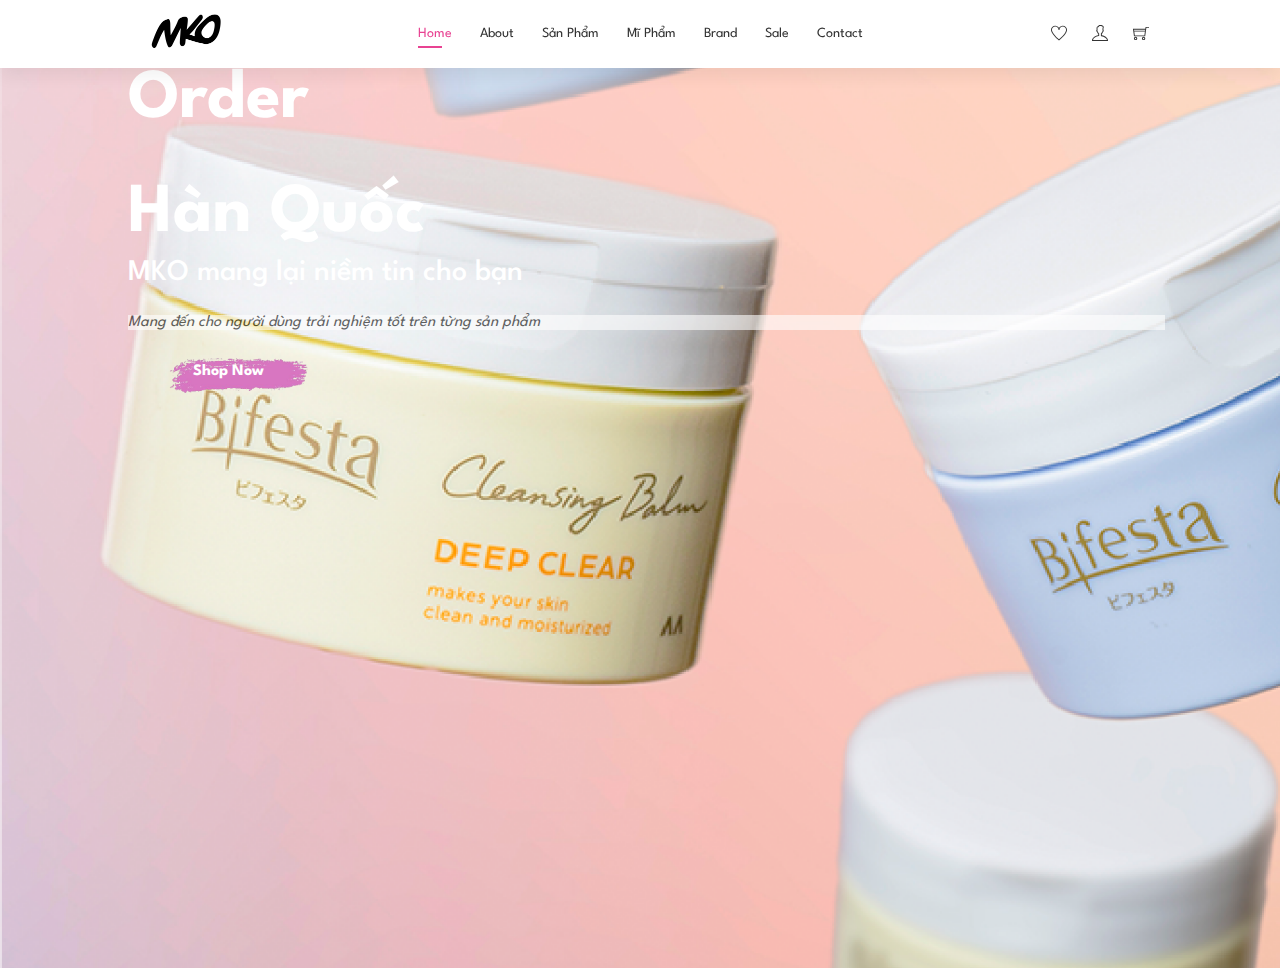
<file: cosmetics.html>
<!DOCTYPE html>
<html lang="en">
<head>
    <meta charset="UTF-8">
    <meta http-equiv="X-UA-Compatible" content="IE=edge">
    <meta name="viewport" content="width=device-width, initial-scale=1.0">
    <title>Oder sản phẩm hàn quốc-MKO</title>
    <link rel="stylesheet" href="style.css">
    <link rel="stylesheet" href="assets/themify-icons/themify-icons.css">
    <link rel="stylesheet" href="https://use.fontawesome.com/releases/v5.15.4/css/all.css"/>
    <link rel="stylesheet" href="https://fonts.googleapis.com/css?family=Spartan">
</head>
<body>
    <div class="hero">
        <!--start head-->
        <div class="head">
            <a href="" class="logo"><img src="./assets/images/logo.png" alt=""></a>
            <nav id="navbar">
                <ul class="navbar_list">
                    <li><a class="active" href="index.html">Home</a></li>
                    <li><a href="about.html">About</a></li>
                    <li><a href="shop.html">Sản Phẩm</a></li>
                    <li><a href="">Mĩ Phẩm</a></li>
                    <li><a href="">Brand</a></li>
                    <li><a href="">Sale</a></li>
                    <li><a href="">Contact</a></li>
                    <a href=""id="close"><i class="ti-close"></i></a>
                </ul>
            </nav>
            <div id="mobile">
                <i id="bar" class="fas fa-outdent"></i>
            </div>
            <div class="nav-icon">
                <a href=""><i class="ti-heart"></i></a>
                <a href=""><i class="ti-user"></i></a>
                <a href=""><i class="ti-shopping-cart"></i></a>
            </div>
        </div>
        <!--end head-->
        <!--start head content-->
        <div class="content">
            <div class="conten-wap">
                <h1> Order</h1>

                <h1>Hàn Quốc</h1>
                <h2>MKO mang lại niềm tin cho bạn</h2>
                <p>Mang đến cho người dùng trải nghiệm tốt trên từng sản phẩm      
                </p>
                <button href="" class="btn">Shop Now</button>
            </div>
        </div>
        <!--end head content--> 
        
</body>
<script src="script.js"></script>
</html>
</file>
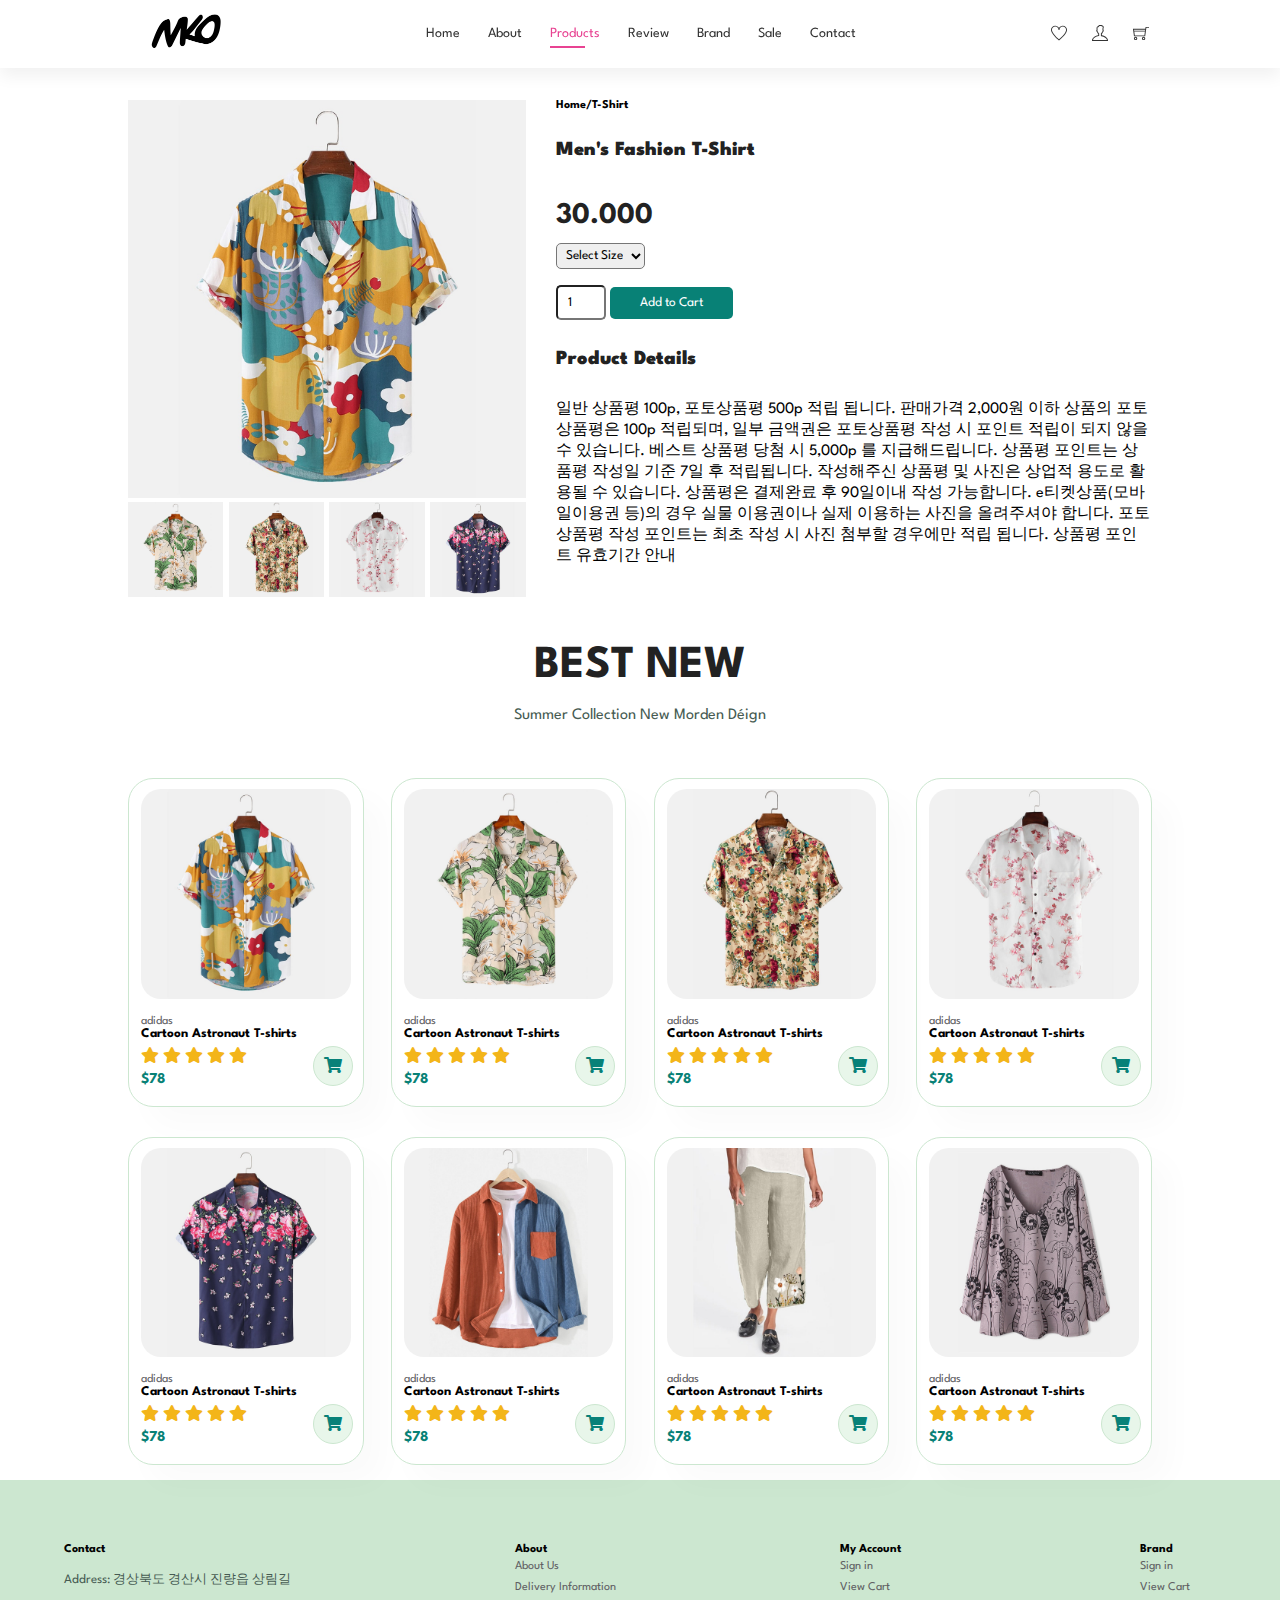
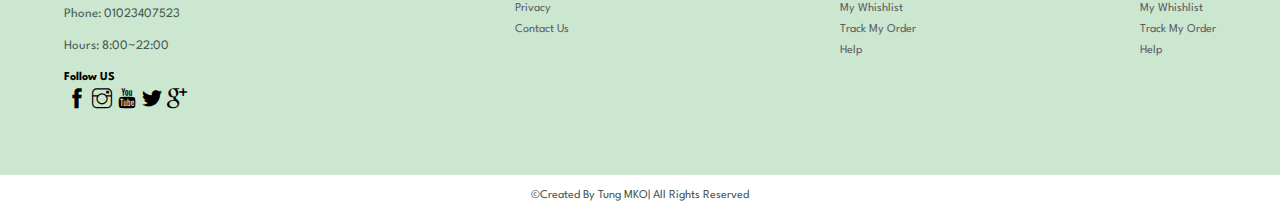
<file: product.html>
<!DOCTYPE html>
<html lang="en">
<head>
    <meta charset="UTF-8">
    <meta http-equiv="X-UA-Compatible" content="IE=edge">
    <meta name="viewport" content="width=device-width, initial-scale=1.0">
    <title>Oder sản phẩm hàn quốc-MKO</title>
    <link rel="stylesheet" href="style.css">
    <link rel="stylesheet" href="assets/themify-icons/themify-icons.css">
    <link rel="stylesheet" href="https://use.fontawesome.com/releases/v5.15.4/css/all.css"/>
    <link rel="stylesheet" href="https://fonts.googleapis.com/css?family=Spartan">
</head>
<body>
    <div class="hero">
        <!--start head-->
        <div class="head head-product">
            <a href="" class="logo"><img src="./assets/images/logo.png" alt=""></a>
            <nav id="navbar">
                <ul>
                    <li><a href="index.html">Home</a></li>
                    <li><a href="about.html">About</a></li>
                    <li><a class="active" href="shop.html">Products</a></li>
                    <li><a href="">Review</a></li>
                    <li><a href="">Brand</a></li>
                    <li><a href="">Sale</a></li>
                    <li><a href="">Contact</a></li>
                    <a href=""id="close"><i class="ti-close"></i></a>
                </ul>
            </nav>
            <div id="mobile">
                <i id="bar" class="fas fa-outdent"></i>
            </div>
            <div class="nav-icon">
                <a href=""><i class="ti-heart"></i></a>
                <a href=""><i class="ti-user"></i></a>
                <a href=""><i class="ti-shopping-cart"></i></a>
            </div>
        </div>
        <!--end head-->
        <div id="prodetails">
            <div class="prodetails-left">
                <div class="main-img">
                    <img src="./assets/images/img/products/f1.jpg" id="MainImg"width="100%" alt="">
                </div>
                <div class="secondary-img">
                    <div class="small-img-col">
                        <img src="./assets/images/img/products/f2.jpg" class="small-img" alt="">
                    </div>
                    <div class="small-img-col">
                        <img src="./assets/images/img/products/f3.jpg" class="small-img" alt="">
                    </div>
                    <div class="small-img-col">
                        <img src="./assets/images/img/products/f4.jpg" class="small-img" alt="">
                    </div>
                    <div class="small-img-col">
                        <img src="./assets/images/img/products/f5.jpg" class="small-img" alt="">
                    </div>
                </div>
            </div>
            <div class="prodetails-right">
                <h6>Home/T-Shirt</h6>
                <h4>Men's Fashion T-Shirt</h4>
                <h2>30.000</h2>
                <select name="" id="">
                    <option>Select Size</option>
                    <option>S</option>
                    <option>M</option>
                    <option>L</option>
                    <option>XL</option>
                    <option>XXL</option>
                </select>
                <input type="number" value="1">
                <button>Add to Cart</button>
                <h4>Product Details</h4>
                <span> 일반 상품평 100p, 포토상품평 500p 적립 됩니다.
                    판매가격 2,000원 이하 상품의 포토상품평은 100p 적립되며, 일부 금액권은 포토상품평 작성 시 포인트 적립이 되지 않을 수 있습니다.
                    베스트 상품평 당첨 시 5,000p 를 지급해드립니다.
                    상품평 포인트는 상품평 작성일 기준 7일 후 적립됩니다.
                    작성해주신 상품평 및 사진은 상업적 용도로 활용될 수 있습니다.
                    상품평은 결제완료 후 90일이내 작성 가능합니다.
                    e티켓상품(모바일이용권 등)의 경우 실물 이용권이나 실제 이용하는 사진을 올려주셔야 합니다.
                    포토상품평 작성 포인트는 최초 작성 시 사진 첨부할 경우에만 적립 됩니다.
                    상품평 포인트 유효기간 안내</span>
            </div>
        </div>
        <!--start LatestProducts -->
        <div class="product">
            <h2>BEST NEW</h2>
            <p>Summer Collection New Morden Déign</p>
            <div class="pro-container">
                <div class="pro">
                    <img src="./assets/images/img/products/f1.jpg" alt="">
                    <div class="des">
                        <span>adidas</span>
                        <h5>Cartoon Astronaut T-shirts</h5>
                        <div class="star">
                            <i class="fas fa-star"></i>
                            <i class="fas fa-star"></i>
                            <i class="fas fa-star"></i>
                            <i class="fas fa-star"></i>
                            <i class="fas fa-star"></i>
                        </div>
                        <h4>$78</h4>
                    </div>
                    <a href="" class="cart"><i class="fa fa-shopping-cart"></i></a>
                </div>
                <div class="pro">
                    <img src="./assets/images/img/products/f2.jpg" alt="">
                    <div class="des">
                        <span>adidas</span>
                        <h5>Cartoon Astronaut T-shirts</h5>
                        <div class="star">
                            <i class="fas fa-star"></i>
                            <i class="fas fa-star"></i>
                            <i class="fas fa-star"></i>
                            <i class="fas fa-star"></i>
                            <i class="fas fa-star"></i>
                        </div>
                        <h4>$78</h4>
                    </div>
                    <a href="" class="cart"><i class="fa fa-shopping-cart"></i></a>
                </div>
                <div class="pro">
                    <img src="./assets/images/img/products/f3.jpg" alt="">
                    <div class="des">
                        <span>adidas</span>
                        <h5>Cartoon Astronaut T-shirts</h5>
                        <div class="star">
                            <i class="fas fa-star"></i>
                            <i class="fas fa-star"></i>
                            <i class="fas fa-star"></i>
                            <i class="fas fa-star"></i>
                            <i class="fas fa-star"></i>
                        </div>
                        <h4>$78</h4>
                    </div>
                    <a href="" class="cart"><i class="fa fa-shopping-cart"></i></a>
                </div>
                <div class="pro">
                    <img src="./assets/images/img/products/f4.jpg" alt="">
                    <div class="des">
                        <span>adidas</span>
                        <h5>Cartoon Astronaut T-shirts</h5>
                        <div class="star">
                            <i class="fas fa-star"></i>
                            <i class="fas fa-star"></i>
                            <i class="fas fa-star"></i>
                            <i class="fas fa-star"></i>
                            <i class="fas fa-star"></i>
                        </div>
                        <h4>$78</h4>
                    </div>
                    <a href="" class="cart"><i class="fa fa-shopping-cart"></i></a>
                </div>
                <div class="pro">
                    <img src="./assets/images/img/products/f5.jpg" alt="">
                    <div class="des">
                        <span>adidas</span>
                        <h5>Cartoon Astronaut T-shirts</h5>
                        <div class="star">
                            <i class="fas fa-star"></i>
                            <i class="fas fa-star"></i>
                            <i class="fas fa-star"></i>
                            <i class="fas fa-star"></i>
                            <i class="fas fa-star"></i>
                        </div>
                        <h4>$78</h4>
                    </div>
                    <a href="" class="cart"><i class="fa fa-shopping-cart"></i></a>
                </div>
                <div class="pro">
                    <img src="./assets/images/img/products/f6.jpg" alt="">
                    <div class="des">
                        <span>adidas</span>
                        <h5>Cartoon Astronaut T-shirts</h5>
                        <div class="star">
                            <i class="fas fa-star"></i>
                            <i class="fas fa-star"></i>
                            <i class="fas fa-star"></i>
                            <i class="fas fa-star"></i>
                            <i class="fas fa-star"></i>
                        </div>
                        <h4>$78</h4>
                    </div>
                    <a href="" class="cart"><i class="fa fa-shopping-cart"></i></a>
                </div>
                <div class="pro">
                    <img src="./assets/images/img/products/f7.jpg" alt="">
                    <div class="des">
                        <span>adidas</span>
                        <h5>Cartoon Astronaut T-shirts</h5>
                        <div class="star">
                            <i class="fas fa-star"></i>
                            <i class="fas fa-star"></i>
                            <i class="fas fa-star"></i>
                            <i class="fas fa-star"></i>
                            <i class="fas fa-star"></i>
                        </div>
                        <h4>$78</h4>
                    </div>
                    <a href="" class="cart"><i class="fa fa-shopping-cart"></i></a>
                </div>
                <div class="pro">
                    <img src="./assets/images/img/products/f8.jpg" alt="">
                    <div class="des">
                        <span>adidas</span>
                        <h5>Cartoon Astronaut T-shirts</h5>
                        <div class="star">
                            <i class="fas fa-star"></i>
                            <i class="fas fa-star"></i>
                            <i class="fas fa-star"></i>
                            <i class="fas fa-star"></i>
                            <i class="fas fa-star"></i>
                        </div>
                        <h4>$78</h4>
                    </div>
                    <a href="" class="cart"><i class="fa fa-shopping-cart"></i></a>
                </div>
            </div>
        </div>
        <!--end product-->
        <!--start custom review-->
        <div class="footer">
            <div class="col">
                <h6>Contact</h6>
                <object>
                    <p>Address: 경상북도 경산시 진량읍 상림길</p>
                    <p>Phone: 01023407523</p>
                    <p>Hours: 8:00~22:00</p>
                </object>
                <h6>Follow US</h6>
                <div class="icon">
                    <a href=""><i class="ti-facebook"></i></a>
                    <a href=""><i class="ti-instagram"></i></a>
                    <a href=""><i class="ti-youtube"></i></a>
                    <a href=""><i class="ti-twitter-alt"></i></a>
                    <a href=""><i class="ti-google"></i></a>
                </div>
            </div>
            <div class="col">
                <h6>About</h6>
                <ul><li><a href="">About Us</a></li></ul>
                <ul><li><a href="">Delivery Information</a></li></ul>
                <ul><li><a href="">Privacy</a></li></ul>
                <ul><li><a href="">Contact Us</a></li></ul>
            </div>
            <div class="col">
                <h6>My Account</h6>
                <ul>
                    <li><a href="">Sign in</a></li>
                    <li><a href="">View Cart</a></li>
                    <li><a href="">My Whishlist</a></li>
                    <li><a href="">Track My Order</a></li>
                    <li><a href="">Help</a></li>

                </ul>
            </div>
            <div class="col">
                <h6>Brand</h6>
                <ul>
                    <li><a href="">Sign in</a></li>
                    <li><a href="">View Cart</a></li>
                    <li><a href="">My Whishlist</a></li>
                    <li><a href="">Track My Order</a></li>
                    <li><a href="">Help</a></li>

                </ul>
            </div>
        </div>
        <!--end contact-->
        <p class="end-web">©Created By Tung MKO| All Rights Reserved</p>
    </div>
    <script>
        var MainImg = document.getElementById("MainImg");
        var SmallImg = document.getElementsByClassName("small-img");
        
        SmallImg[0].onclick = function(){
            MainImg.src = SmallImg[0].src;
        }
        SmallImg[1].onclick = function(){
            MainImg.src = SmallImg[1].src;
        }
        SmallImg[2].onclick = function(){
            MainImg.src = SmallImg[2].src;
        }
        SmallImg[3].onclick = function(){
            MainImg.src = SmallImg[3].src;
        }
    </script>
    <script src="script.js"></script>
</body>

</html>
</file>
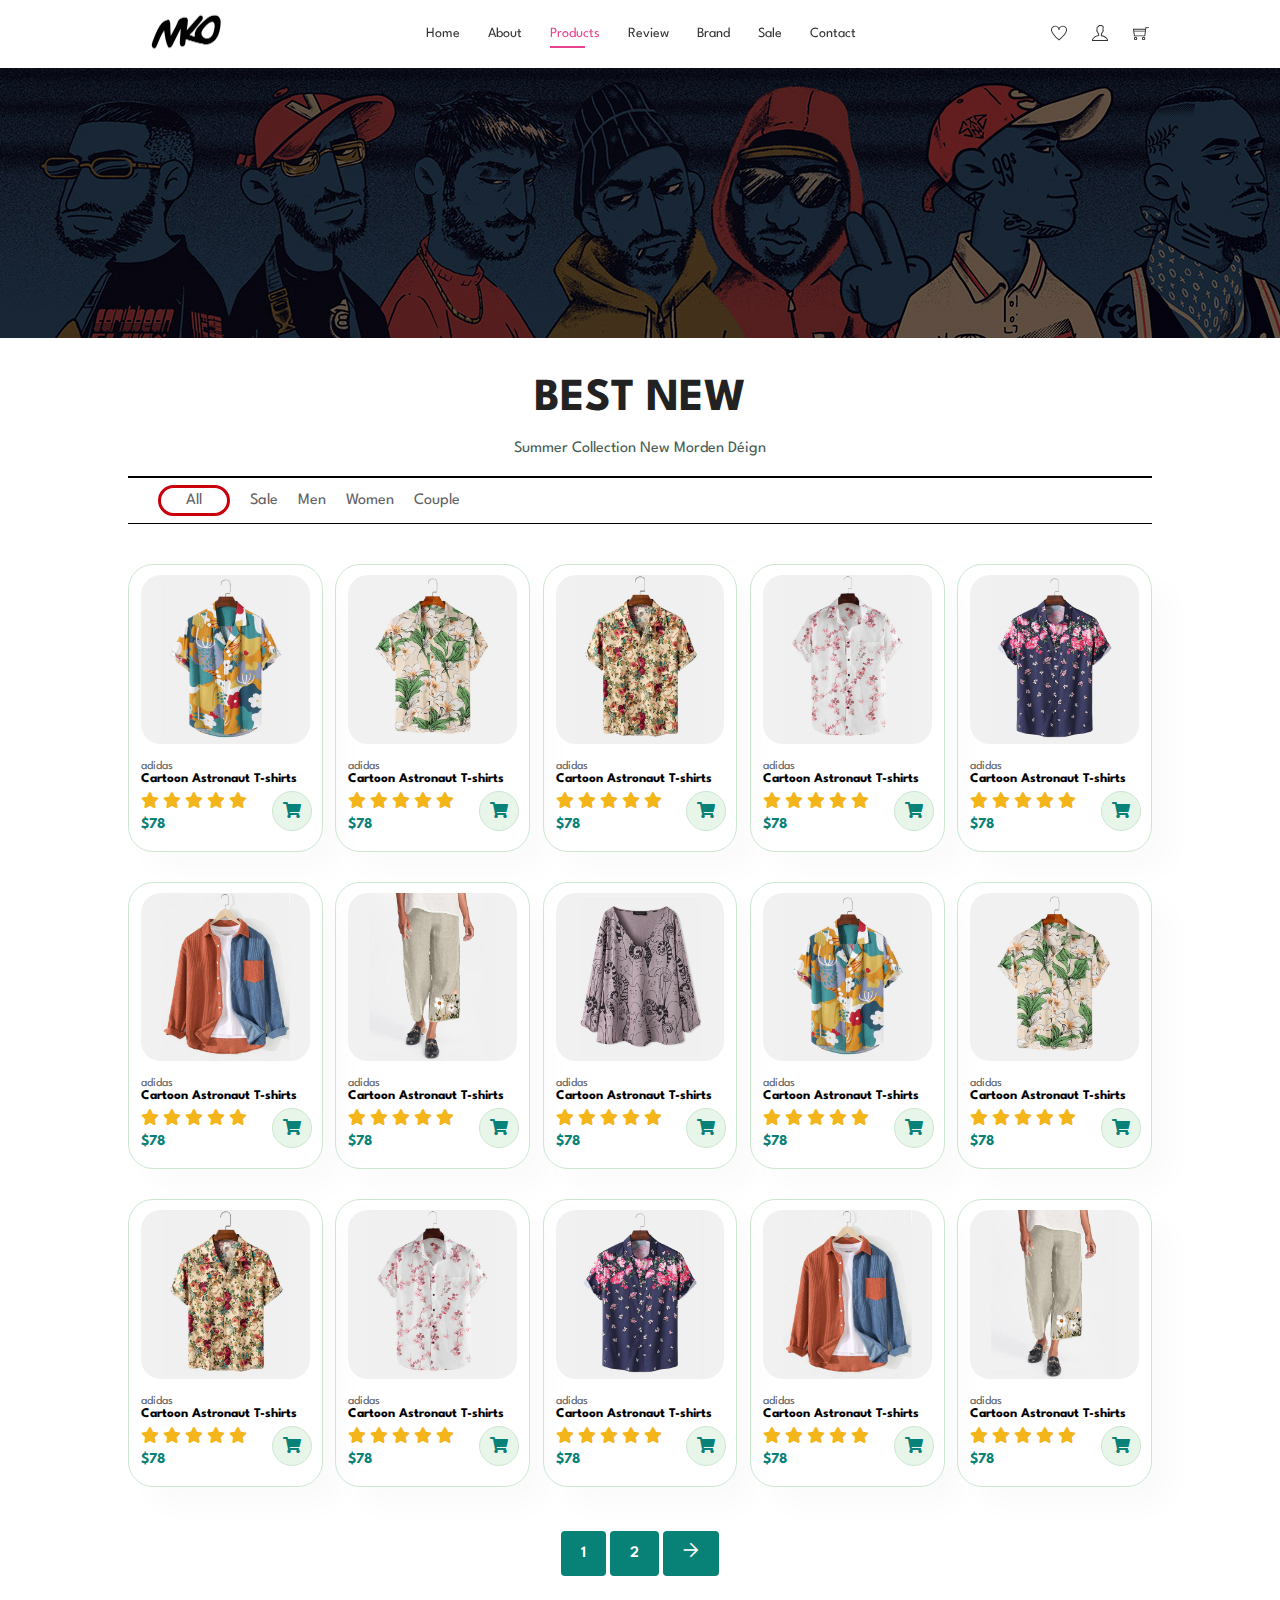
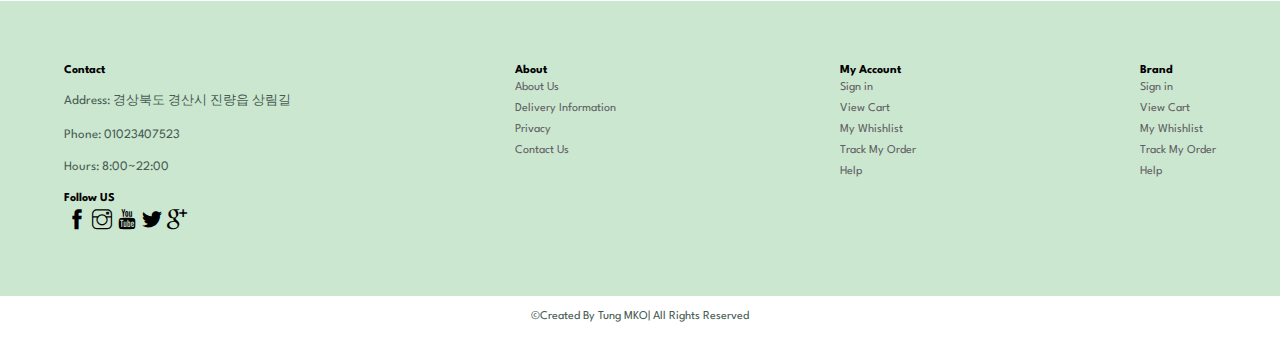
<file: shop.html>
<!DOCTYPE html>
<html lang="en">
<head>
    <meta charset="UTF-8">
    <meta http-equiv="X-UA-Compatible" content="IE=edge">
    <meta name="viewport" content="width=device-width, initial-scale=1.0">
    <title>Oder sản phẩm hàn quốc-MKO</title>
    <link rel="stylesheet" href="style.css">
    <link rel="stylesheet" href="assets/themify-icons/themify-icons.css">
    <link rel="stylesheet" href="https://use.fontawesome.com/releases/v5.15.4/css/all.css"/>
    <link rel="stylesheet" href="https://fonts.googleapis.com/css?family=Spartan">
</head>
<body>
    <div class="hero">
        <!--start head-->
        <div class="head head-shop">
            <a href="" class="logo"><img src="./assets/images/logo.png" alt=""></a>
            <nav id="navbar">
                <ul>
                    <li><a href="index.html">Home</a></li>
                    <li><a href="about.html">About</a></li>
                    <li><a class="active" href="shop.html">Products</a></li>
                    <li><a href="">Review</a></li>
                    <li><a href="">Brand</a></li>
                    <li><a href="">Sale</a></li>
                    <li><a href="">Contact</a></li>
                    <a href=""id="close"><i class="ti-close"></i></a>
                </ul>
            </nav>
            <div id="mobile">
                <i id="bar" class="fas fa-outdent"></i>
            </div>
            <div class="nav-icon">
                <a href=""><i class="ti-heart"></i></a>
                <a href=""><i class="ti-user"></i></a>
                <a href=""><i class="ti-shopping-cart"></i></a>
            </div>
        </div>
        <!--end head-->
        <!--start LatestProducts -->
        <div class="product">
            <img class="top-img-shop" src="./assets/images/img/banner/b1.jpg" alt="">
            <h2>BEST NEW</h2>
            <p>Summer Collection New Morden Déign</p>
            <div class="border-hidden-top"></div>
            <div class="selection">
                <ul>
                    <li><a class="active" href="">All</a></li>
                    <li><a href="">Sale</a></li>
                    <li><a href="">Men</a></li>
                    <li><a href="">Women</a></li>
                    <li><a href="">Couple</a></li>
                </ul>
            </div>
            <div class="border-hidden-bottom"></div>
            <div class="pro-container">
                <div class="pro product-shop" onclick="window.location.href='product.html';">
                    <img src="./assets/images/img/products/f1.jpg" alt="">
                    <div class="des">
                        <span>adidas</span>
                        <h5>Cartoon Astronaut T-shirts</h5>
                        <div class="star">
                            <i class="fas fa-star"></i>
                            <i class="fas fa-star"></i>
                            <i class="fas fa-star"></i>
                            <i class="fas fa-star"></i>
                            <i class="fas fa-star"></i>
                        </div>
                        <h4>$78</h4>
                    </div>
                    <a href="" class="cart"><i class="fa fa-shopping-cart"></i></a>
                </div>
                <div class="pro product-shop">
                    <img src="./assets/images/img/products/f2.jpg" alt="">
                    <div class="des">
                        <span>adidas</span>
                        <h5>Cartoon Astronaut T-shirts</h5>
                        <div class="star">
                            <i class="fas fa-star"></i>
                            <i class="fas fa-star"></i>
                            <i class="fas fa-star"></i>
                            <i class="fas fa-star"></i>
                            <i class="fas fa-star"></i>
                        </div>
                        <h4>$78</h4>
                    </div>
                    <a href="" class="cart"><i class="fa fa-shopping-cart"></i></a>
                </div>
                <div class="pro product-shop">
                    <img src="./assets/images/img/products/f3.jpg" alt="">
                    <div class="des">
                        <span>adidas</span>
                        <h5>Cartoon Astronaut T-shirts</h5>
                        <div class="star">
                            <i class="fas fa-star"></i>
                            <i class="fas fa-star"></i>
                            <i class="fas fa-star"></i>
                            <i class="fas fa-star"></i>
                            <i class="fas fa-star"></i>
                        </div>
                        <h4>$78</h4>
                    </div>
                    <a href="" class="cart"><i class="fa fa-shopping-cart"></i></a>
                </div>
                <div class="pro product-shop">
                    <img src="./assets/images/img/products/f4.jpg" alt="">
                    <div class="des">
                        <span>adidas</span>
                        <h5>Cartoon Astronaut T-shirts</h5>
                        <div class="star">
                            <i class="fas fa-star"></i>
                            <i class="fas fa-star"></i>
                            <i class="fas fa-star"></i>
                            <i class="fas fa-star"></i>
                            <i class="fas fa-star"></i>
                        </div>
                        <h4>$78</h4>
                    </div>
                    <a href="" class="cart"><i class="fa fa-shopping-cart"></i></a>
                </div>
                <div class="pro product-shop">
                    <img src="./assets/images/img/products/f5.jpg" alt="">
                    <div class="des">
                        <span>adidas</span>
                        <h5>Cartoon Astronaut T-shirts</h5>
                        <div class="star">
                            <i class="fas fa-star"></i>
                            <i class="fas fa-star"></i>
                            <i class="fas fa-star"></i>
                            <i class="fas fa-star"></i>
                            <i class="fas fa-star"></i>
                        </div>
                        <h4>$78</h4>
                    </div>
                    <a href="" class="cart"><i class="fa fa-shopping-cart"></i></a>
                </div>
                <div class="pro product-shop">
                    <img src="./assets/images/img/products/f6.jpg" alt="">
                    <div class="des">
                        <span>adidas</span>
                        <h5>Cartoon Astronaut T-shirts</h5>
                        <div class="star">
                            <i class="fas fa-star"></i>
                            <i class="fas fa-star"></i>
                            <i class="fas fa-star"></i>
                            <i class="fas fa-star"></i>
                            <i class="fas fa-star"></i>
                        </div>
                        <h4>$78</h4>
                    </div>
                    <a href="" class="cart"><i class="fa fa-shopping-cart"></i></a>
                </div>
                <div class="pro product-shop">
                    <img src="./assets/images/img/products/f7.jpg" alt="">
                    <div class="des">
                        <span>adidas</span>
                        <h5>Cartoon Astronaut T-shirts</h5>
                        <div class="star">
                            <i class="fas fa-star"></i>
                            <i class="fas fa-star"></i>
                            <i class="fas fa-star"></i>
                            <i class="fas fa-star"></i>
                            <i class="fas fa-star"></i>
                        </div>
                        <h4>$78</h4>
                    </div>
                    <a href="" class="cart"><i class="fa fa-shopping-cart"></i></a>
                </div>
                <div class="pro product-shop">
                    <img src="./assets/images/img/products/f8.jpg" alt="">
                    <div class="des">
                        <span>adidas</span>
                        <h5>Cartoon Astronaut T-shirts</h5>
                        <div class="star">
                            <i class="fas fa-star"></i>
                            <i class="fas fa-star"></i>
                            <i class="fas fa-star"></i>
                            <i class="fas fa-star"></i>
                            <i class="fas fa-star"></i>
                        </div>
                        <h4>$78</h4>
                    </div>
                    <a href="" class="cart"><i class="fa fa-shopping-cart"></i></a>
                </div>
                <div class="pro product-shop">
                    <img src="./assets/images/img/products/f1.jpg" alt="">
                    <div class="des">
                        <span>adidas</span>
                        <h5>Cartoon Astronaut T-shirts</h5>
                        <div class="star">
                            <i class="fas fa-star"></i>
                            <i class="fas fa-star"></i>
                            <i class="fas fa-star"></i>
                            <i class="fas fa-star"></i>
                            <i class="fas fa-star"></i>
                        </div>
                        <h4>$78</h4>
                    </div>
                    <a href="" class="cart"><i class="fa fa-shopping-cart"></i></a>
                </div>
                <div class="pro product-shop">
                    <img src="./assets/images/img/products/f2.jpg" alt="">
                    <div class="des">
                        <span>adidas</span>
                        <h5>Cartoon Astronaut T-shirts</h5>
                        <div class="star">
                            <i class="fas fa-star"></i>
                            <i class="fas fa-star"></i>
                            <i class="fas fa-star"></i>
                            <i class="fas fa-star"></i>
                            <i class="fas fa-star"></i>
                        </div>
                        <h4>$78</h4>
                    </div>
                    <a href="" class="cart"><i class="fa fa-shopping-cart"></i></a>
                </div>
                <div class="pro product-shop">
                    <img src="./assets/images/img/products/f3.jpg" alt="">
                    <div class="des">
                        <span>adidas</span>
                        <h5>Cartoon Astronaut T-shirts</h5>
                        <div class="star">
                            <i class="fas fa-star"></i>
                            <i class="fas fa-star"></i>
                            <i class="fas fa-star"></i>
                            <i class="fas fa-star"></i>
                            <i class="fas fa-star"></i>
                        </div>
                        <h4>$78</h4>
                    </div>
                    <a href="" class="cart"><i class="fa fa-shopping-cart"></i></a>
                </div>
                <div class="pro product-shop">
                    <img src="./assets/images/img/products/f4.jpg" alt="">
                    <div class="des">
                        <span>adidas</span>
                        <h5>Cartoon Astronaut T-shirts</h5>
                        <div class="star">
                            <i class="fas fa-star"></i>
                            <i class="fas fa-star"></i>
                            <i class="fas fa-star"></i>
                            <i class="fas fa-star"></i>
                            <i class="fas fa-star"></i>
                        </div>
                        <h4>$78</h4>
                    </div>
                    <a href="" class="cart"><i class="fa fa-shopping-cart"></i></a>
                </div>
                <div class="pro product-shop">
                    <img src="./assets/images/img/products/f5.jpg" alt="">
                    <div class="des">
                        <span>adidas</span>
                        <h5>Cartoon Astronaut T-shirts</h5>
                        <div class="star">
                            <i class="fas fa-star"></i>
                            <i class="fas fa-star"></i>
                            <i class="fas fa-star"></i>
                            <i class="fas fa-star"></i>
                            <i class="fas fa-star"></i>
                        </div>
                        <h4>$78</h4>
                    </div>
                    <a href="" class="cart"><i class="fa fa-shopping-cart"></i></a>
                </div>
                <div class="pro product-shop">
                    <img src="./assets/images/img/products/f6.jpg" alt="">
                    <div class="des">
                        <span>adidas</span>
                        <h5>Cartoon Astronaut T-shirts</h5>
                        <div class="star">
                            <i class="fas fa-star"></i>
                            <i class="fas fa-star"></i>
                            <i class="fas fa-star"></i>
                            <i class="fas fa-star"></i>
                            <i class="fas fa-star"></i>
                        </div>
                        <h4>$78</h4>
                    </div>
                    <a href="" class="cart"><i class="fa fa-shopping-cart"></i></a>
                </div>
                <div class="pro product-shop">
                    <img src="./assets/images/img/products/f7.jpg" alt="">
                    <div class="des">
                        <span>adidas</span>
                        <h5>Cartoon Astronaut T-shirts</h5>
                        <div class="star">
                            <i class="fas fa-star"></i>
                            <i class="fas fa-star"></i>
                            <i class="fas fa-star"></i>
                            <i class="fas fa-star"></i>
                            <i class="fas fa-star"></i>
                        </div>
                        <h4>$78</h4>
                    </div>
                    <a href="" class="cart"><i class="fa fa-shopping-cart"></i></a>
                </div>
            </div>
        </div>
        <!--end product-->
        <!-- start next page -->
        <div class="next-page">
            <a href="">1</a>
            <a href="">2</a>
            <a href=""><i class="ti-arrow-right"></i></a>
        </div>
        <!-- end next page -->
        
        <!--start custom review-->
        <div class="footer">
            <div class="col">
                <h6>Contact</h6>
                <object>
                    <p>Address: 경상북도 경산시 진량읍 상림길</p>
                    <p>Phone: 01023407523</p>
                    <p>Hours: 8:00~22:00</p>
                </object>
                <h6>Follow US</h6>
                <div class="icon">
                    <a href=""><i class="ti-facebook"></i></a>
                    <a href=""><i class="ti-instagram"></i></a>
                    <a href=""><i class="ti-youtube"></i></a>
                    <a href=""><i class="ti-twitter-alt"></i></a>
                    <a href=""><i class="ti-google"></i></a>
                </div>
            </div>
            <div class="col">
                <h6>About</h6>
                <ul><li><a href="">About Us</a></li></ul>
                <ul><li><a href="">Delivery Information</a></li></ul>
                <ul><li><a href="">Privacy</a></li></ul>
                <ul><li><a href="">Contact Us</a></li></ul>
            </div>
            <div class="col">
                <h6>My Account</h6>
                <ul>
                    <li><a href="">Sign in</a></li>
                    <li><a href="">View Cart</a></li>
                    <li><a href="">My Whishlist</a></li>
                    <li><a href="">Track My Order</a></li>
                    <li><a href="">Help</a></li>

                </ul>
            </div>
            <div class="col">
                <h6>Brand</h6>
                <ul>
                    <li><a href="">Sign in</a></li>
                    <li><a href="">View Cart</a></li>
                    <li><a href="">My Whishlist</a></li>
                    <li><a href="">Track My Order</a></li>
                    <li><a href="">Help</a></li>

                </ul>
            </div>
        </div>
        <!--end contact-->
        <p class="end-web">©Created By Tung MKO| All Rights Reserved</p>
    </div>
    <script src="script.js"></script>
</body>

</html>
</file>
<file: style.css>
*{
    margin: 0;
    padding: 0;
    box-sizing: border-box;
    font-family: 'Spartan', sans-serif
}

h1 {
    font-size: 50px;
    line-height: 64px;
    color: rgb(56, 142, 163);
}
h2 {
    font-size: 46px;
    line-height: 54px;
    color: #222; 
}
h4 {
    font-size: 20px;
    color: #222;
}
h6 {
    font-weight: 700;
    font-size: 12px;
}
p {
    font-size: 16px;
    color: #465b52;
    margin: 15px 0 20px 0
}
.row{
    margin: 0 10%;
    display: flex;
}
.row::after{
    content: '';
    display: block;
    clear: both;
}
.col3{
    width: 25%;
}
.col2{
    width: 40%;
}
/*start head*/
.head{
    margin-top: -68px;
    position: fixed;
    display: flex;
    justify-content: space-between;
    align-items: center;
    height: 68px;
    padding: 0 10%;
    z-index: 2;
    background-color: #fff;
    width: 100%;
    box-shadow: 0 0.5rem 1rem rgb(0,0,0,0.06);
}

.head nav ul li{
    display: inline-block;
    margin: 0 12px;
    line-height: 68px;
    position: relative;
    transition: 0.6s ease;
    
}
nav ul li a{
    text-decoration: none;
    font-size: 14px;
    color: #333;
    transition: 0.6s ease;
}
nav ul li a:hover,
nav ul li a.active {
    color: #e84392;
}

nav ul li a.active::after,
nav ul li a:hover::after {
    content: "";
    width: 70%;
    height: 2px;
    background: #e84392;
    position: absolute;
    bottom: 30%;
    left: 0;
}   

.logo img {
    width: 120px;
}
.nav-icon a{
    text-decoration: none;
    font-size: 16px ;
    font-weight: 600;
    color: #333;
    margin-left: 15px;
    padding: 0 3px;
}
.nav-icon a:hover {
    color: #e84392;
}
#mobile {
    display: none;
}
#close {
    display: none;
}
/*end head*/
/* start head content */
.content{
    position: relative;
    margin-top: 68px;
    background-image: url(assets/images/background.jpg);
    min-height: 100vh;
    min-width: 100%;
    z-index: 1;
    align-items: center;
    background-size: cover;
}
.content-box{
    background-color: #4e4e4e;
    max-width: 50%;
    margin: 5%;
    position: absolute;
}
.content .conten-wap{
    max-width: 100%;
    margin-left: 10%;
    height: 380px;
    margin-top: 5%;
}
.content .conten-wap h1{
    font-size: 70px;
    color: rgb(255, 255, 255);
    margin-top: 50px;
}
.content .conten-wap h2{
    color: #ffffff;
    font-size: 30px;
    font-weight: 500;
}
.content .conten-wap p{
    color: #000;
    font-size: 16px;
    color: #000000;
    background-color: #ffffff;
    opacity: 0.6;
    font-style: italic;
    width: 90%;
}
.btn{
    background: transparent;
    background-image: url(./assets/images/img/button.png);
    background-repeat: no-repeat;
    background-size: cover;
    border: 0;
    padding: 14px 80px 14px 65px;
    cursor: pointer;
    color: #fff;
    text-align: center;
    transition: 0.4s;
    font-weight: 700;
    font-size: 16px;
    position: absolute;
}
/* end head content */
/* start conten-about */
.conten-about{
    width: 100%;
    height: 700px;   

}
.conten-about_row {
    width: 90%;
}
.heading{
    margin: 30px 10% 30px 10%;
    text-align: center;
    background-color:rgba(255, 51, 153,.05);
    font-size: 40px;
    line-height: 90px;
    padding: 20px 0;
    color: #e84392;
}
.heading span{
    color: black;
}
.about-video{
    max-width: 100%;
    border: 15px solid #fff;
    box-shadow: 0 0.5rem 1rem rgb(0 0 0 / 10%);
}
.about-video{
    position: relative;
    cursor: pointer;
}
.about-video h3 {
    position: absolute;
    top: 50%;
    transform: trans lateY(-50%);
    font-size: 40px;
    background: #fff;
    width: 100%;
    text-align: center;
    mix-blend-mode: screen;
    z-index: 1;
}
.about-conten {
    margin: 20px;
}
.about-conten p{
    margin: 12px 0;
    opacity: 0.9;
    line-height: 1.5;
}
a.btn {
    text-decoration: none;
    padding-left: 80px;
    padding-top: 20px;
}
.backgroud-shoes {
    width: 80%;
    height: 60vh;
    background-image: url(./assets/images/IMG_0058.PNG);
    background-size: cover;
    background-position: center;
    margin: 0 10%;
    margin-bottom: 3%;
}
.backgroud-shoes img {
    height: 100vh;
}
/* end conten-about */
.conten-shop{
    background-color: rgb(236, 229, 229);
    display: flex;
    justify-content: space-around;
    flex-wrap:wrap;
    gap: 20px;
    align-items: center;
    padding-top: 5rem;
    padding-bottom: 5rem;
    padding-left: 10%;
    padding-right: 10%;
}
/* start conten-shop */
.conten-shop .icons{
    display: flex;
    border: 1px solid #fff;
    background-color: #fff;
    min-width: 25%;
    align-items: center;
    padding: 23px;
    flex: 1;
}
/* end conten-shop */
/* start product */

.pro-container {
    padding: 0 10%;
}
.product {
    text-align: center;
    margin-top: 3%;
}
.product .pro-container {
    display: flex;
    justify-content: space-between;
    padding-top: 20px;
    flex-wrap: wrap;
}
.product .pro {
    width: 23%;
    padding: 10px 12px;
    border: 1px solid #cce7d0;
    border-radius: 25px;
    cursor: pointer;
    box-shadow: 20px 20px 30px rgba(0,0,0,.02);
    margin: 15px 0;
    transition: 0.2s ease;
    position: relative;
}
.product .pro:hover {
    box-shadow: 20px 20px 30px rgba(0,0,0,.06);
}
.product .pro img {
    width: 100%;
    border-radius: 20px;
}
.product .pro .des {
    text-align: start;
    padding: 10px 0;
}
.product .pro .des span {
    color: #606063;
    font-size: 12px;
}
.product .pro .des .star {
    padding-top: 7px;
    color: rgb(243,181, 25);
}
.product .pro .des h4 {
    padding-top: 7px;
    font-size: 15px;
    font-weight: 700;
    color: #088176;
}
.product .pro .cart {
    width: 40px;
    height: 40px;
    line-height: 40px;
    border-radius: 50px;
    background-color: #e8f6ea;
    font-weight: 500;
    color: #088178;
    border: 1px solid #cce7d0;
    bottom: 20px;
    right: 10px;
    position: absolute;
}
/* end product */
/* start banner */
.sm-banner {
    margin: 50px 0;
    padding: 0 10%;
    text-align: center;
    margin-top: 3%;
}
.top-banner {
    height: 250px;
    display: flex;
    justify-content: space-between;
    color: #fff;
}
.top-banner button {
    display: block;
    margin-top: 10px;
    padding: 7px 12px;
    cursor: pointer;
}
.top-banner h4 {
    font-size: 16px;
    color: #fff;
}
.top-banner h2 {
    font-size: 30px;
    font-weight: 900;
    color: #fff;
}
.top-banner span {
    font-size: 14px;
    color: #fff;
}
.banner-box {
    width: 49%;
    padding-left: 2%;
}
.banner-box1 {
    background-image: url(./assets/images/img/banner/b17.jpg);
    padding-top: 60px;
}
.banner-box2 {
    background-image: url(./assets/images/img/banner/b10.jpg);
    padding-top: 60px;
}
.bottom-banner {
    margin-top: 20px;
    display: flex;
    justify-content: space-between;
    height: 150px;
}
.bottom-banner .s-banner  {
    width: 32%;
    color: #fff;
}
.s-banner {
    padding-left: 2%;
    cursor: pointer;
}
.bottom-banner h2 {
    color: #fff;
    font-size: 20px;
    padding-top: 30px;
}
.bottom-banner span {
    font-size: 14px;
}
.s-banner1 {
    background-image: url(./assets/images/img/banner/b7.jpg);
    width: 100%;
    background-size: cover;
}
.s-banner2 {
    background-image: url(./assets/images/img/banner/b4.jpg);
    width: 100%;
    background-size: cover;
}
.s-banner3 {
    background-image: url(./assets/images/img/banner/b18.jpg);
    width: 100%;
    background-size: cover;
}
/* end banner */
/* start product-gird */
.product_gird-heading{
    text-align: center;
    margin-top: 3%;
}
.product_gird-items {
    width: 24%;
    cursor: pointer;
}
.product_gird-items img {
    width: 100%;
}
.product_gird{
    margin-top: 2%;
    margin-bottom: 2%;
    display: flex;
    justify-content: space-between;
    padding: 0 10%;
}
.product_gird-price {
    font-weight: 900;
    color: #000000;
}
.product_gird-review{
    font-size: 12px;
    font-weight: 100;
}
/* end product-gird */
/*start footer*/
.footer{
    width: 100%;
    padding: 5% 5%;
    display: flex;
    justify-content: space-between;
    background-color: #cce7d0;
}
.footer p { 
    font-size: 13px;
}
.footer .icon{
    margin-top: 2%;
    font-size: 20px;
    padding: 0 3px;
}
.footer .icon a{
    text-decoration: none;
    color: #000;
}
.footer ul li {
    list-style: none;
    padding: 3px 0;
}
.footer ul li a {
    text-decoration: none;
    font-size: 12px;
    color: #606063;
}
.footer ul li a:hover {
    color: #222;
} 
/* end footer */
.end-web {
    text-align: center;
    font-size: 12px;
}
/* Start media query */
@media(max-width:799px){
    .content{
        min-height: 50vh;
    }
    .content .conten-wap h1 {
        font-size: 60px;
    }
    .content .conten-wap h2 {
        font-size: 20px;
    }

    .conten-wap button {
        margin-top: -9px;
    }
    .head nav ul li {
        margin: 0 4px;
    }
    .nav-icon a {
        margin-left: 5px;
    }
    .conten-shop .icons img{
       width: 60px;
    }
    .conten-shop .icons-conten h4{
        font-size: 12px;
    }
    .conten-shop .icons {
        padding: 1.2rem;
    }
    .product .pro {
        width: 30%;
    }
    .bottom-banner h2 {
        padding-top: 10px;
        font-size: 15px;
    }
    .banner-box h2{
        font-size: 20px;
    }
}


/* phone */
@media(max-width:477px){
    #navbar {
        display: flex;
        flex-direction: column;
        align-items: flex-start;
        justify-content: flex-start;
        position: fixed;
        top: 0;
        right: -200px;
        width: 200px;
        height: 100vh;
        background-color: #E3E6F3;
        box-shadow: 0 40px 60px rgba(0,0,0,0.1);
        padding: 68px 0 0 10px ;
        transition: 0.3s;
    }
    #navbar.active {
        right: 0px;
    }
    .nav-icon{
        display: none;
    }
    #navbar ul li{
        width: 100%;
        margin-bottom: 6px;
    }
    .content {
        min-height: 70vh;
        width: 100%;
    }
    .head #navbar ul li {
        margin: 0px;
        line-height: 40px;
        transition: 0.6s ease
    }
    #mobile {
        display: flex;
        position: absolute;
        right: 15px;
    }
    #mobile i{
        color: #000;
        font-size: 24px;
        padding:3px;
    }
    #close i{
        position: absolute;
        top: 22px;
        left: 20px;
    }
    #navbar i{
        font-size: 20px;
        text-decoration: none;
    }
    .nav-icon {
        display: flex;
        position: absolute;
        right: 50px;
    }
    #close{
        display: flex;
    }
    .row {
        display: block;
        margin-left: 0;
    }
    .about-video {
        width: 100%;
    }
    .col2 {
        margin-right: 0;
    }
    .about-conten h1{
        font-size: 35px;
    }
    .about-conten {
        width: 90%;
        line-height: 1.5;
    }
    .conten-about {
        height:0%;
    }
    .conten-shop {
        display: block;
        margin-top: 100px;
    }
    .product .pro {
        width: 48%;
    }
    .top-banner {
        display: block;
        height: 400px;
    }
    .banner-box{
        width: 100%;
    }
    .banner-box button{
        margin-left: 30%;
    }
    .s-banner h2 {
        font-size: 10px;
    }
    .footer {
        display: block;
    }
    .footer .col {
        margin-top: 20px;
    }
    .pro-container .pro{
        width: 100%;
    }
    .product_gird{
        display: flex;
        flex-wrap: wrap
    }
    .product_gird-name {
        font-size: 12px;
    }
    .product_gird-review {
        font-size: 10px;
    }
    .product_gird-items {
        width: 48%;
        margin-left: 5px;
    }
}
/* End media query */

/* start Css about */
.about-head {
    margin-top: -38px;       
}
/* end Css about */
/* start CSS shop */
.pro-container .product-shop {
    width: 19%;
}
.product .top-img-shop {
    margin-bottom: 30px;
}
.head-shop {
    margin-top: -38px;
}
.pro .cart i {
    padding-top: 10px;
}
.product .border-hidden-top {
    margin: 5px 10%;
    border-top: solid 2px #000;
    text-align: center  ;
}
.product .border-hidden-bottom{
    margin: 5px 10%;
    border-top: solid 1px #000;
}
.selection ul {
    display: flex;
    padding: 5px 10%;
    margin-left: 20px;
}
.selection ul li {
    padding: 5px 10px;
    list-style: none;
}
.selection ul li a{
    text-decoration: none;
    color: #606063;
    position: relative;
}
.selection .active {
    border: solid 3px #c9000b;
    padding: 5px 25px;
    border-radius: 50px;
}
.selection ul li:hover {
    border: 3px solid #c9000b;
    padding: 5px 25px;
    border-radius: 50px;
}
.selection ul li:first-child:hover {
    border: none;
}
    /* star next page */
.next-page {
    text-align: center;
    margin: 40px 0;
}
.next-page a {
    text-decoration: none;
    color: #fff;
    background-color: #088176;
    padding: 15px 20px;
    border-radius: 4px;
    font-weight: 600;
}

.next-page a i{
    font-size: 16px;
    font-weight: 600;
}
    /* end next page */
/* end CSS shop */
/* start product */
.head-product {
    margin-top: -100px;
}
#prodetails {
    width: 100%;
    padding: 0 10%;
    margin-top: 100px;
    display: flex;
}
#prodetails .prodetails-left{
    width: 40%;
}
.secondary-img{
    display: flex;
    justify-content: space-between;
}
.small-img-col {
    width: 24%;
    cursor: pointer;
}
.small-img-col img{
    width: 100%;
}
.prodetails-right {
    margin-left: 30px;
    width: 60%;
}
.prodetails-right h4{
    margin: 30px 0;
    font-weight: 900;
}
.prodetails-right h2 {
    font-size: 30px;
}
.prodetails-right select{
    display: block;
    padding: 5px 5px;
    margin-bottom: 16px;
    border-radius: 5px;
}
.prodetails-right input{
    width: 50px;
    border-radius: 5px;
    height: 35px;
    padding-left: 10px;
}
.prodetails-right button{
    padding: 10px 30px;
    background-color: #088176;
    border: none;
    color: #fff;
    border-radius: 5px;
    cursor: pointer;

}
/* end product */
</file>
<file: assets/themify-icons/themify-icons.css>
@font-face {
	font-family: 'themify';
	src:url('fonts/themify.eot?-fvbane');
	src:url('fonts/themify.eot?#iefix-fvbane') format('embedded-opentype'),
		url('fonts/themify.woff?-fvbane') format('woff'),
		url('fonts/themify.ttf?-fvbane') format('truetype'),
		url('fonts/themify.svg?-fvbane#themify') format('svg');
	font-weight: normal;
	font-style: normal;
}

[class^="ti-"], [class*=" ti-"] {
	font-family: 'themify';
	speak: none;
	font-style: normal;
	font-weight: normal;
	font-variant: normal;
	text-transform: none;
	line-height: 1;

	/* Better Font Rendering =========== */
	-webkit-font-smoothing: antialiased;
	-moz-osx-font-smoothing: grayscale;
}

.ti-wand:before {
	content: "\e600";
}
.ti-volume:before {
	content: "\e601";
}
.ti-user:before {
	content: "\e602";
}
.ti-unlock:before {
	content: "\e603";
}
.ti-unlink:before {
	content: "\e604";
}
.ti-trash:before {
	content: "\e605";
}
.ti-thought:before {
	content: "\e606";
}
.ti-target:before {
	content: "\e607";
}
.ti-tag:before {
	content: "\e608";
}
.ti-tablet:before {
	content: "\e609";
}
.ti-star:before {
	content: "\e60a";
}
.ti-spray:before {
	content: "\e60b";
}
.ti-signal:before {
	content: "\e60c";
}
.ti-shopping-cart:before {
	content: "\e60d";
}
.ti-shopping-cart-full:before {
	content: "\e60e";
}
.ti-settings:before {
	content: "\e60f";
}
.ti-search:before {
	content: "\e610";
}
.ti-zoom-in:before {
	content: "\e611";
}
.ti-zoom-out:before {
	content: "\e612";
}
.ti-cut:before {
	content: "\e613";
}
.ti-ruler:before {
	content: "\e614";
}
.ti-ruler-pencil:before {
	content: "\e615";
}
.ti-ruler-alt:before {
	content: "\e616";
}
.ti-bookmark:before {
	content: "\e617";
}
.ti-bookmark-alt:before {
	content: "\e618";
}
.ti-reload:before {
	content: "\e619";
}
.ti-plus:before {
	content: "\e61a";
}
.ti-pin:before {
	content: "\e61b";
}
.ti-pencil:before {
	content: "\e61c";
}
.ti-pencil-alt:before {
	content: "\e61d";
}
.ti-paint-roller:before {
	content: "\e61e";
}
.ti-paint-bucket:before {
	content: "\e61f";
}
.ti-na:before {
	content: "\e620";
}
.ti-mobile:before {
	content: "\e621";
}
.ti-minus:before {
	content: "\e622";
}
.ti-medall:before {
	content: "\e623";
}
.ti-medall-alt:before {
	content: "\e624";
}
.ti-marker:before {
	content: "\e625";
}
.ti-marker-alt:before {
	content: "\e626";
}
.ti-arrow-up:before {
	content: "\e627";
}
.ti-arrow-right:before {
	content: "\e628";
}
.ti-arrow-left:before {
	content: "\e629";
}
.ti-arrow-down:before {
	content: "\e62a";
}
.ti-lock:before {
	content: "\e62b";
}
.ti-location-arrow:before {
	content: "\e62c";
}
.ti-link:before {
	content: "\e62d";
}
.ti-layout:before {
	content: "\e62e";
}
.ti-layers:before {
	content: "\e62f";
}
.ti-layers-alt:before {
	content: "\e630";
}
.ti-key:before {
	content: "\e631";
}
.ti-import:before {
	content: "\e632";
}
.ti-image:before {
	content: "\e633";
}
.ti-heart:before {
	content: "\e634";
}
.ti-heart-broken:before {
	content: "\e635";
}
.ti-hand-stop:before {
	content: "\e636";
}
.ti-hand-open:before {
	content: "\e637";
}
.ti-hand-drag:before {
	content: "\e638";
}
.ti-folder:before {
	content: "\e639";
}
.ti-flag:before {
	content: "\e63a";
}
.ti-flag-alt:before {
	content: "\e63b";
}
.ti-flag-alt-2:before {
	content: "\e63c";
}
.ti-eye:before {
	content: "\e63d";
}
.ti-export:before {
	content: "\e63e";
}
.ti-exchange-vertical:before {
	content: "\e63f";
}
.ti-desktop:before {
	content: "\e640";
}
.ti-cup:before {
	content: "\e641";
}
.ti-crown:before {
	content: "\e642";
}
.ti-comments:before {
	content: "\e643";
}
.ti-comment:before {
	content: "\e644";
}
.ti-comment-alt:before {
	content: "\e645";
}
.ti-close:before {
	content: "\e646";
}
.ti-clip:before {
	content: "\e647";
}
.ti-angle-up:before {
	content: "\e648";
}
.ti-angle-right:before {
	content: "\e649";
}
.ti-angle-left:before {
	content: "\e64a";
}
.ti-angle-down:before {
	content: "\e64b";
}
.ti-check:before {
	content: "\e64c";
}
.ti-check-box:before {
	content: "\e64d";
}
.ti-camera:before {
	content: "\e64e";
}
.ti-announcement:before {
	content: "\e64f";
}
.ti-brush:before {
	content: "\e650";
}
.ti-briefcase:before {
	content: "\e651";
}
.ti-bolt:before {
	content: "\e652";
}
.ti-bolt-alt:before {
	content: "\e653";
}
.ti-blackboard:before {
	content: "\e654";
}
.ti-bag:before {
	content: "\e655";
}
.ti-move:before {
	content: "\e656";
}
.ti-arrows-vertical:before {
	content: "\e657";
}
.ti-arrows-horizontal:before {
	content: "\e658";
}
.ti-fullscreen:before {
	content: "\e659";
}
.ti-arrow-top-right:before {
	content: "\e65a";
}
.ti-arrow-top-left:before {
	content: "\e65b";
}
.ti-arrow-circle-up:before {
	content: "\e65c";
}
.ti-arrow-circle-right:before {
	content: "\e65d";
}
.ti-arrow-circle-left:before {
	content: "\e65e";
}
.ti-arrow-circle-down:before {
	content: "\e65f";
}
.ti-angle-double-up:before {
	content: "\e660";
}
.ti-angle-double-right:before {
	content: "\e661";
}
.ti-angle-double-left:before {
	content: "\e662";
}
.ti-angle-double-down:before {
	content: "\e663";
}
.ti-zip:before {
	content: "\e664";
}
.ti-world:before {
	content: "\e665";
}
.ti-wheelchair:before {
	content: "\e666";
}
.ti-view-list:before {
	content: "\e667";
}
.ti-view-list-alt:before {
	content: "\e668";
}
.ti-view-grid:before {
	content: "\e669";
}
.ti-uppercase:before {
	content: "\e66a";
}
.ti-upload:before {
	content: "\e66b";
}
.ti-underline:before {
	content: "\e66c";
}
.ti-truck:before {
	content: "\e66d";
}
.ti-timer:before {
	content: "\e66e";
}
.ti-ticket:before {
	content: "\e66f";
}
.ti-thumb-up:before {
	content: "\e670";
}
.ti-thumb-down:before {
	content: "\e671";
}
.ti-text:before {
	content: "\e672";
}
.ti-stats-up:before {
	content: "\e673";
}
.ti-stats-down:before {
	content: "\e674";
}
.ti-split-v:before {
	content: "\e675";
}
.ti-split-h:before {
	content: "\e676";
}
.ti-smallcap:before {
	content: "\e677";
}
.ti-shine:before {
	content: "\e678";
}
.ti-shift-right:before {
	content: "\e679";
}
.ti-shift-left:before {
	content: "\e67a";
}
.ti-shield:before {
	content: "\e67b";
}
.ti-notepad:before {
	content: "\e67c";
}
.ti-server:before {
	content: "\e67d";
}
.ti-quote-right:before {
	content: "\e67e";
}
.ti-quote-left:before {
	content: "\e67f";
}
.ti-pulse:before {
	content: "\e680";
}
.ti-printer:before {
	content: "\e681";
}
.ti-power-off:before {
	content: "\e682";
}
.ti-plug:before {
	content: "\e683";
}
.ti-pie-chart:before {
	content: "\e684";
}
.ti-paragraph:before {
	content: "\e685";
}
.ti-panel:before {
	content: "\e686";
}
.ti-package:before {
	content: "\e687";
}
.ti-music:before {
	content: "\e688";
}
.ti-music-alt:before {
	content: "\e689";
}
.ti-mouse:before {
	content: "\e68a";
}
.ti-mouse-alt:before {
	content: "\e68b";
}
.ti-money:before {
	content: "\e68c";
}
.ti-microphone:before {
	content: "\e68d";
}
.ti-menu:before {
	content: "\e68e";
}
.ti-menu-alt:before {
	content: "\e68f";
}
.ti-map:before {
	content: "\e690";
}
.ti-map-alt:before {
	content: "\e691";
}
.ti-loop:before {
	content: "\e692";
}
.ti-location-pin:before {
	content: "\e693";
}
.ti-list:before {
	content: "\e694";
}
.ti-light-bulb:before {
	content: "\e695";
}
.ti-Italic:before {
	content: "\e696";
}
.ti-info:before {
	content: "\e697";
}
.ti-infinite:before {
	content: "\e698";
}
.ti-id-badge:before {
	content: "\e699";
}
.ti-hummer:before {
	content: "\e69a";
}
.ti-home:before {
	content: "\e69b";
}
.ti-help:before {
	content: "\e69c";
}
.ti-headphone:before {
	content: "\e69d";
}
.ti-harddrives:before {
	content: "\e69e";
}
.ti-harddrive:before {
	content: "\e69f";
}
.ti-gift:before {
	content: "\e6a0";
}
.ti-game:before {
	content: "\e6a1";
}
.ti-filter:before {
	content: "\e6a2";
}
.ti-files:before {
	content: "\e6a3";
}
.ti-file:before {
	content: "\e6a4";
}
.ti-eraser:before {
	content: "\e6a5";
}
.ti-envelope:before {
	content: "\e6a6";
}
.ti-download:before {
	content: "\e6a7";
}
.ti-direction:before {
	content: "\e6a8";
}
.ti-direction-alt:before {
	content: "\e6a9";
}
.ti-dashboard:before {
	content: "\e6aa";
}
.ti-control-stop:before {
	content: "\e6ab";
}
.ti-control-shuffle:before {
	content: "\e6ac";
}
.ti-control-play:before {
	content: "\e6ad";
}
.ti-control-pause:before {
	content: "\e6ae";
}
.ti-control-forward:before {
	content: "\e6af";
}
.ti-control-backward:before {
	content: "\e6b0";
}
.ti-cloud:before {
	content: "\e6b1";
}
.ti-cloud-up:before {
	content: "\e6b2";
}
.ti-cloud-down:before {
	content: "\e6b3";
}
.ti-clipboard:before {
	content: "\e6b4";
}
.ti-car:before {
	content: "\e6b5";
}
.ti-calendar:before {
	content: "\e6b6";
}
.ti-book:before {
	content: "\e6b7";
}
.ti-bell:before {
	content: "\e6b8";
}
.ti-basketball:before {
	content: "\e6b9";
}
.ti-bar-chart:before {
	content: "\e6ba";
}
.ti-bar-chart-alt:before {
	content: "\e6bb";
}
.ti-back-right:before {
	content: "\e6bc";
}
.ti-back-left:before {
	content: "\e6bd";
}
.ti-arrows-corner:before {
	content: "\e6be";
}
.ti-archive:before {
	content: "\e6bf";
}
.ti-anchor:before {
	content: "\e6c0";
}
.ti-align-right:before {
	content: "\e6c1";
}
.ti-align-left:before {
	content: "\e6c2";
}
.ti-align-justify:before {
	content: "\e6c3";
}
.ti-align-center:before {
	content: "\e6c4";
}
.ti-alert:before {
	content: "\e6c5";
}
.ti-alarm-clock:before {
	content: "\e6c6";
}
.ti-agenda:before {
	content: "\e6c7";
}
.ti-write:before {
	content: "\e6c8";
}
.ti-window:before {
	content: "\e6c9";
}
.ti-widgetized:before {
	content: "\e6ca";
}
.ti-widget:before {
	content: "\e6cb";
}
.ti-widget-alt:before {
	content: "\e6cc";
}
.ti-wallet:before {
	content: "\e6cd";
}
.ti-video-clapper:before {
	content: "\e6ce";
}
.ti-video-camera:before {
	content: "\e6cf";
}
.ti-vector:before {
	content: "\e6d0";
}
.ti-themify-logo:before {
	content: "\e6d1";
}
.ti-themify-favicon:before {
	content: "\e6d2";
}
.ti-themify-favicon-alt:before {
	content: "\e6d3";
}
.ti-support:before {
	content: "\e6d4";
}
.ti-stamp:before {
	content: "\e6d5";
}
.ti-split-v-alt:before {
	content: "\e6d6";
}
.ti-slice:before {
	content: "\e6d7";
}
.ti-shortcode:before {
	content: "\e6d8";
}
.ti-shift-right-alt:before {
	content: "\e6d9";
}
.ti-shift-left-alt:before {
	content: "\e6da";
}
.ti-ruler-alt-2:before {
	content: "\e6db";
}
.ti-receipt:before {
	content: "\e6dc";
}
.ti-pin2:before {
	content: "\e6dd";
}
.ti-pin-alt:before {
	content: "\e6de";
}
.ti-pencil-alt2:before {
	content: "\e6df";
}
.ti-palette:before {
	content: "\e6e0";
}
.ti-more:before {
	content: "\e6e1";
}
.ti-more-alt:before {
	content: "\e6e2";
}
.ti-microphone-alt:before {
	content: "\e6e3";
}
.ti-magnet:before {
	content: "\e6e4";
}
.ti-line-double:before {
	content: "\e6e5";
}
.ti-line-dotted:before {
	content: "\e6e6";
}
.ti-line-dashed:before {
	content: "\e6e7";
}
.ti-layout-width-full:before {
	content: "\e6e8";
}
.ti-layout-width-default:before {
	content: "\e6e9";
}
.ti-layout-width-default-alt:before {
	content: "\e6ea";
}
.ti-layout-tab:before {
	content: "\e6eb";
}
.ti-layout-tab-window:before {
	content: "\e6ec";
}
.ti-layout-tab-v:before {
	content: "\e6ed";
}
.ti-layout-tab-min:before {
	content: "\e6ee";
}
.ti-layout-slider:before {
	content: "\e6ef";
}
.ti-layout-slider-alt:before {
	content: "\e6f0";
}
.ti-layout-sidebar-right:before {
	content: "\e6f1";
}
.ti-layout-sidebar-none:before {
	content: "\e6f2";
}
.ti-layout-sidebar-left:before {
	content: "\e6f3";
}
.ti-layout-placeholder:before {
	content: "\e6f4";
}
.ti-layout-menu:before {
	content: "\e6f5";
}
.ti-layout-menu-v:before {
	content: "\e6f6";
}
.ti-layout-menu-separated:before {
	content: "\e6f7";
}
.ti-layout-menu-full:before {
	content: "\e6f8";
}
.ti-layout-media-right-alt:before {
	content: "\e6f9";
}
.ti-layout-media-right:before {
	content: "\e6fa";
}
.ti-layout-media-overlay:before {
	content: "\e6fb";
}
.ti-layout-media-overlay-alt:before {
	content: "\e6fc";
}
.ti-layout-media-overlay-alt-2:before {
	content: "\e6fd";
}
.ti-layout-media-left-alt:before {
	content: "\e6fe";
}
.ti-layout-media-left:before {
	content: "\e6ff";
}
.ti-layout-media-center-alt:before {
	content: "\e700";
}
.ti-layout-media-center:before {
	content: "\e701";
}
.ti-layout-list-thumb:before {
	content: "\e702";
}
.ti-layout-list-thumb-alt:before {
	content: "\e703";
}
.ti-layout-list-post:before {
	content: "\e704";
}
.ti-layout-list-large-image:before {
	content: "\e705";
}
.ti-layout-line-solid:before {
	content: "\e706";
}
.ti-layout-grid4:before {
	content: "\e707";
}
.ti-layout-grid3:before {
	content: "\e708";
}
.ti-layout-grid2:before {
	content: "\e709";
}
.ti-layout-grid2-thumb:before {
	content: "\e70a";
}
.ti-layout-cta-right:before {
	content: "\e70b";
}
.ti-layout-cta-left:before {
	content: "\e70c";
}
.ti-layout-cta-center:before {
	content: "\e70d";
}
.ti-layout-cta-btn-right:before {
	content: "\e70e";
}
.ti-layout-cta-btn-left:before {
	content: "\e70f";
}
.ti-layout-column4:before {
	content: "\e710";
}
.ti-layout-column3:before {
	content: "\e711";
}
.ti-layout-column2:before {
	content: "\e712";
}
.ti-layout-accordion-separated:before {
	content: "\e713";
}
.ti-layout-accordion-merged:before {
	content: "\e714";
}
.ti-layout-accordion-list:before {
	content: "\e715";
}
.ti-ink-pen:before {
	content: "\e716";
}
.ti-info-alt:before {
	content: "\e717";
}
.ti-help-alt:before {
	content: "\e718";
}
.ti-headphone-alt:before {
	content: "\e719";
}
.ti-hand-point-up:before {
	content: "\e71a";
}
.ti-hand-point-right:before {
	content: "\e71b";
}
.ti-hand-point-left:before {
	content: "\e71c";
}
.ti-hand-point-down:before {
	content: "\e71d";
}
.ti-gallery:before {
	content: "\e71e";
}
.ti-face-smile:before {
	content: "\e71f";
}
.ti-face-sad:before {
	content: "\e720";
}
.ti-credit-card:before {
	content: "\e721";
}
.ti-control-skip-forward:before {
	content: "\e722";
}
.ti-control-skip-backward:before {
	content: "\e723";
}
.ti-control-record:before {
	content: "\e724";
}
.ti-control-eject:before {
	content: "\e725";
}
.ti-comments-smiley:before {
	content: "\e726";
}
.ti-brush-alt:before {
	content: "\e727";
}
.ti-youtube:before {
	content: "\e728";
}
.ti-vimeo:before {
	content: "\e729";
}
.ti-twitter:before {
	content: "\e72a";
}
.ti-time:before {
	content: "\e72b";
}
.ti-tumblr:before {
	content: "\e72c";
}
.ti-skype:before {
	content: "\e72d";
}
.ti-share:before {
	content: "\e72e";
}
.ti-share-alt:before {
	content: "\e72f";
}
.ti-rocket:before {
	content: "\e730";
}
.ti-pinterest:before {
	content: "\e731";
}
.ti-new-window:before {
	content: "\e732";
}
.ti-microsoft:before {
	content: "\e733";
}
.ti-list-ol:before {
	content: "\e734";
}
.ti-linkedin:before {
	content: "\e735";
}
.ti-layout-sidebar-2:before {
	content: "\e736";
}
.ti-layout-grid4-alt:before {
	content: "\e737";
}
.ti-layout-grid3-alt:before {
	content: "\e738";
}
.ti-layout-grid2-alt:before {
	content: "\e739";
}
.ti-layout-column4-alt:before {
	content: "\e73a";
}
.ti-layout-column3-alt:before {
	content: "\e73b";
}
.ti-layout-column2-alt:before {
	content: "\e73c";
}
.ti-instagram:before {
	content: "\e73d";
}
.ti-google:before {
	content: "\e73e";
}
.ti-github:before {
	content: "\e73f";
}
.ti-flickr:before {
	content: "\e740";
}
.ti-facebook:before {
	content: "\e741";
}
.ti-dropbox:before {
	content: "\e742";
}
.ti-dribbble:before {
	content: "\e743";
}
.ti-apple:before {
	content: "\e744";
}
.ti-android:before {
	content: "\e745";
}
.ti-save:before {
	content: "\e746";
}
.ti-save-alt:before {
	content: "\e747";
}
.ti-yahoo:before {
	content: "\e748";
}
.ti-wordpress:before {
	content: "\e749";
}
.ti-vimeo-alt:before {
	content: "\e74a";
}
.ti-twitter-alt:before {
	content: "\e74b";
}
.ti-tumblr-alt:before {
	content: "\e74c";
}
.ti-trello:before {
	content: "\e74d";
}
.ti-stack-overflow:before {
	content: "\e74e";
}
.ti-soundcloud:before {
	content: "\e74f";
}
.ti-sharethis:before {
	content: "\e750";
}
.ti-sharethis-alt:before {
	content: "\e751";
}
.ti-reddit:before {
	content: "\e752";
}
.ti-pinterest-alt:before {
	content: "\e753";
}
.ti-microsoft-alt:before {
	content: "\e754";
}
.ti-linux:before {
	content: "\e755";
}
.ti-jsfiddle:before {
	content: "\e756";
}
.ti-joomla:before {
	content: "\e757";
}
.ti-html5:before {
	content: "\e758";
}
.ti-flickr-alt:before {
	content: "\e759";
}
.ti-email:before {
	content: "\e75a";
}
.ti-drupal:before {
	content: "\e75b";
}
.ti-dropbox-alt:before {
	content: "\e75c";
}
.ti-css3:before {
	content: "\e75d";
}
.ti-rss:before {
	content: "\e75e";
}
.ti-rss-alt:before {
	content: "\e75f";
}
</file>
<file: assets/themify-icons/demo-files/demo.css>
body {
	font: normal 1em/1.5em Arial, Helvetica, sans-serif;
	max-width: 90%;
	margin: 30px auto 0;
}
h1, h3 {
	font-weight: normal;
}
h3 {
	font-size: 1.4;
	text-transform: uppercase;
	letter-spacing: 1px;
}

.icon-section {
	margin: 0 0 3em;
	clear: both;
	overflow: hidden;
}
.icon-container {
	width: 240px; 
	padding: .7em 0;
	float: left; 
	position: relative;
	text-align: left;
}
.icon-container [class^="ti-"], 
.icon-container [class*=" ti-"] {
	color: #000;
	position: absolute;
	margin-top: 3px;
	transition: .3s;
}
.icon-container:hover [class^="ti-"],
.icon-container:hover [class*=" ti-"] {
	font-size: 2.2em;
	margin-top: -5px;
}
.icon-container:hover .icon-name {
	color: #000;
}
.icon-name {
	color: #aaa;
	margin-left: 35px;
	font-size: .8em;
	transition: .3s;
}
.icon-container:hover .icon-name {
	margin-left: 45px;
}
</file>
<file: assets/themify-icons/ie7/ie7.css>
.ti-wand {
	*zoom: expression(this.runtimeStyle['zoom'] = '1', this.innerHTML = '&#xe600;');
}
.ti-volume {
	*zoom: expression(this.runtimeStyle['zoom'] = '1', this.innerHTML = '&#xe601;');
}
.ti-user {
	*zoom: expression(this.runtimeStyle['zoom'] = '1', this.innerHTML = '&#xe602;');
}
.ti-unlock {
	*zoom: expression(this.runtimeStyle['zoom'] = '1', this.innerHTML = '&#xe603;');
}
.ti-unlink {
	*zoom: expression(this.runtimeStyle['zoom'] = '1', this.innerHTML = '&#xe604;');
}
.ti-trash {
	*zoom: expression(this.runtimeStyle['zoom'] = '1', this.innerHTML = '&#xe605;');
}
.ti-thought {
	*zoom: expression(this.runtimeStyle['zoom'] = '1', this.innerHTML = '&#xe606;');
}
.ti-target {
	*zoom: expression(this.runtimeStyle['zoom'] = '1', this.innerHTML = '&#xe607;');
}
.ti-tag {
	*zoom: expression(this.runtimeStyle['zoom'] = '1', this.innerHTML = '&#xe608;');
}
.ti-tablet {
	*zoom: expression(this.runtimeStyle['zoom'] = '1', this.innerHTML = '&#xe609;');
}
.ti-star {
	*zoom: expression(this.runtimeStyle['zoom'] = '1', this.innerHTML = '&#xe60a;');
}
.ti-spray {
	*zoom: expression(this.runtimeStyle['zoom'] = '1', this.innerHTML = '&#xe60b;');
}
.ti-signal {
	*zoom: expression(this.runtimeStyle['zoom'] = '1', this.innerHTML = '&#xe60c;');
}
.ti-shopping-cart {
	*zoom: expression(this.runtimeStyle['zoom'] = '1', this.innerHTML = '&#xe60d;');
}
.ti-shopping-cart-full {
	*zoom: expression(this.runtimeStyle['zoom'] = '1', this.innerHTML = '&#xe60e;');
}
.ti-settings {
	*zoom: expression(this.runtimeStyle['zoom'] = '1', this.innerHTML = '&#xe60f;');
}
.ti-search {
	*zoom: expression(this.runtimeStyle['zoom'] = '1', this.innerHTML = '&#xe610;');
}
.ti-zoom-in {
	*zoom: expression(this.runtimeStyle['zoom'] = '1', this.innerHTML = '&#xe611;');
}
.ti-zoom-out {
	*zoom: expression(this.runtimeStyle['zoom'] = '1', this.innerHTML = '&#xe612;');
}
.ti-cut {
	*zoom: expression(this.runtimeStyle['zoom'] = '1', this.innerHTML = '&#xe613;');
}
.ti-ruler {
	*zoom: expression(this.runtimeStyle['zoom'] = '1', this.innerHTML = '&#xe614;');
}
.ti-ruler-pencil {
	*zoom: expression(this.runtimeStyle['zoom'] = '1', this.innerHTML = '&#xe615;');
}
.ti-ruler-alt {
	*zoom: expression(this.runtimeStyle['zoom'] = '1', this.innerHTML = '&#xe616;');
}
.ti-bookmark {
	*zoom: expression(this.runtimeStyle['zoom'] = '1', this.innerHTML = '&#xe617;');
}
.ti-bookmark-alt {
	*zoom: expression(this.runtimeStyle['zoom'] = '1', this.innerHTML = '&#xe618;');
}
.ti-reload {
	*zoom: expression(this.runtimeStyle['zoom'] = '1', this.innerHTML = '&#xe619;');
}
.ti-plus {
	*zoom: expression(this.runtimeStyle['zoom'] = '1', this.innerHTML = '&#xe61a;');
}
.ti-pin {
	*zoom: expression(this.runtimeStyle['zoom'] = '1', this.innerHTML = '&#xe61b;');
}
.ti-pencil {
	*zoom: expression(this.runtimeStyle['zoom'] = '1', this.innerHTML = '&#xe61c;');
}
.ti-pencil-alt {
	*zoom: expression(this.runtimeStyle['zoom'] = '1', this.innerHTML = '&#xe61d;');
}
.ti-paint-roller {
	*zoom: expression(this.runtimeStyle['zoom'] = '1', this.innerHTML = '&#xe61e;');
}
.ti-paint-bucket {
	*zoom: expression(this.runtimeStyle['zoom'] = '1', this.innerHTML = '&#xe61f;');
}
.ti-na {
	*zoom: expression(this.runtimeStyle['zoom'] = '1', this.innerHTML = '&#xe620;');
}
.ti-mobile {
	*zoom: expression(this.runtimeStyle['zoom'] = '1', this.innerHTML = '&#xe621;');
}
.ti-minus {
	*zoom: expression(this.runtimeStyle['zoom'] = '1', this.innerHTML = '&#xe622;');
}
.ti-medall {
	*zoom: expression(this.runtimeStyle['zoom'] = '1', this.innerHTML = '&#xe623;');
}
.ti-medall-alt {
	*zoom: expression(this.runtimeStyle['zoom'] = '1', this.innerHTML = '&#xe624;');
}
.ti-marker {
	*zoom: expression(this.runtimeStyle['zoom'] = '1', this.innerHTML = '&#xe625;');
}
.ti-marker-alt {
	*zoom: expression(this.runtimeStyle['zoom'] = '1', this.innerHTML = '&#xe626;');
}
.ti-arrow-up {
	*zoom: expression(this.runtimeStyle['zoom'] = '1', this.innerHTML = '&#xe627;');
}
.ti-arrow-right {
	*zoom: expression(this.runtimeStyle['zoom'] = '1', this.innerHTML = '&#xe628;');
}
.ti-arrow-left {
	*zoom: expression(this.runtimeStyle['zoom'] = '1', this.innerHTML = '&#xe629;');
}
.ti-arrow-down {
	*zoom: expression(this.runtimeStyle['zoom'] = '1', this.innerHTML = '&#xe62a;');
}
.ti-lock {
	*zoom: expression(this.runtimeStyle['zoom'] = '1', this.innerHTML = '&#xe62b;');
}
.ti-location-arrow {
	*zoom: expression(this.runtimeStyle['zoom'] = '1', this.innerHTML = '&#xe62c;');
}
.ti-link {
	*zoom: expression(this.runtimeStyle['zoom'] = '1', this.innerHTML = '&#xe62d;');
}
.ti-layout {
	*zoom: expression(this.runtimeStyle['zoom'] = '1', this.innerHTML = '&#xe62e;');
}
.ti-layers {
	*zoom: expression(this.runtimeStyle['zoom'] = '1', this.innerHTML = '&#xe62f;');
}
.ti-layers-alt {
	*zoom: expression(this.runtimeStyle['zoom'] = '1', this.innerHTML = '&#xe630;');
}
.ti-key {
	*zoom: expression(this.runtimeStyle['zoom'] = '1', this.innerHTML = '&#xe631;');
}
.ti-import {
	*zoom: expression(this.runtimeStyle['zoom'] = '1', this.innerHTML = '&#xe632;');
}
.ti-image {
	*zoom: expression(this.runtimeStyle['zoom'] = '1', this.innerHTML = '&#xe633;');
}
.ti-heart {
	*zoom: expression(this.runtimeStyle['zoom'] = '1', this.innerHTML = '&#xe634;');
}
.ti-heart-broken {
	*zoom: expression(this.runtimeStyle['zoom'] = '1', this.innerHTML = '&#xe635;');
}
.ti-hand-stop {
	*zoom: expression(this.runtimeStyle['zoom'] = '1', this.innerHTML = '&#xe636;');
}
.ti-hand-open {
	*zoom: expression(this.runtimeStyle['zoom'] = '1', this.innerHTML = '&#xe637;');
}
.ti-hand-drag {
	*zoom: expression(this.runtimeStyle['zoom'] = '1', this.innerHTML = '&#xe638;');
}
.ti-folder {
	*zoom: expression(this.runtimeStyle['zoom'] = '1', this.innerHTML = '&#xe639;');
}
.ti-flag {
	*zoom: expression(this.runtimeStyle['zoom'] = '1', this.innerHTML = '&#xe63a;');
}
.ti-flag-alt {
	*zoom: expression(this.runtimeStyle['zoom'] = '1', this.innerHTML = '&#xe63b;');
}
.ti-flag-alt-2 {
	*zoom: expression(this.runtimeStyle['zoom'] = '1', this.innerHTML = '&#xe63c;');
}
.ti-eye {
	*zoom: expression(this.runtimeStyle['zoom'] = '1', this.innerHTML = '&#xe63d;');
}
.ti-export {
	*zoom: expression(this.runtimeStyle['zoom'] = '1', this.innerHTML = '&#xe63e;');
}
.ti-exchange-vertical {
	*zoom: expression(this.runtimeStyle['zoom'] = '1', this.innerHTML = '&#xe63f;');
}
.ti-desktop {
	*zoom: expression(this.runtimeStyle['zoom'] = '1', this.innerHTML = '&#xe640;');
}
.ti-cup {
	*zoom: expression(this.runtimeStyle['zoom'] = '1', this.innerHTML = '&#xe641;');
}
.ti-crown {
	*zoom: expression(this.runtimeStyle['zoom'] = '1', this.innerHTML = '&#xe642;');
}
.ti-comments {
	*zoom: expression(this.runtimeStyle['zoom'] = '1', this.innerHTML = '&#xe643;');
}
.ti-comment {
	*zoom: expression(this.runtimeStyle['zoom'] = '1', this.innerHTML = '&#xe644;');
}
.ti-comment-alt {
	*zoom: expression(this.runtimeStyle['zoom'] = '1', this.innerHTML = '&#xe645;');
}
.ti-close {
	*zoom: expression(this.runtimeStyle['zoom'] = '1', this.innerHTML = '&#xe646;');
}
.ti-clip {
	*zoom: expression(this.runtimeStyle['zoom'] = '1', this.innerHTML = '&#xe647;');
}
.ti-angle-up {
	*zoom: expression(this.runtimeStyle['zoom'] = '1', this.innerHTML = '&#xe648;');
}
.ti-angle-right {
	*zoom: expression(this.runtimeStyle['zoom'] = '1', this.innerHTML = '&#xe649;');
}
.ti-angle-left {
	*zoom: expression(this.runtimeStyle['zoom'] = '1', this.innerHTML = '&#xe64a;');
}
.ti-angle-down {
	*zoom: expression(this.runtimeStyle['zoom'] = '1', this.innerHTML = '&#xe64b;');
}
.ti-check {
	*zoom: expression(this.runtimeStyle['zoom'] = '1', this.innerHTML = '&#xe64c;');
}
.ti-check-box {
	*zoom: expression(this.runtimeStyle['zoom'] = '1', this.innerHTML = '&#xe64d;');
}
.ti-camera {
	*zoom: expression(this.runtimeStyle['zoom'] = '1', this.innerHTML = '&#xe64e;');
}
.ti-announcement {
	*zoom: expression(this.runtimeStyle['zoom'] = '1', this.innerHTML = '&#xe64f;');
}
.ti-brush {
	*zoom: expression(this.runtimeStyle['zoom'] = '1', this.innerHTML = '&#xe650;');
}
.ti-briefcase {
	*zoom: expression(this.runtimeStyle['zoom'] = '1', this.innerHTML = '&#xe651;');
}
.ti-bolt {
	*zoom: expression(this.runtimeStyle['zoom'] = '1', this.innerHTML = '&#xe652;');
}
.ti-bolt-alt {
	*zoom: expression(this.runtimeStyle['zoom'] = '1', this.innerHTML = '&#xe653;');
}
.ti-blackboard {
	*zoom: expression(this.runtimeStyle['zoom'] = '1', this.innerHTML = '&#xe654;');
}
.ti-bag {
	*zoom: expression(this.runtimeStyle['zoom'] = '1', this.innerHTML = '&#xe655;');
}
.ti-move {
	*zoom: expression(this.runtimeStyle['zoom'] = '1', this.innerHTML = '&#xe656;');
}
.ti-arrows-vertical {
	*zoom: expression(this.runtimeStyle['zoom'] = '1', this.innerHTML = '&#xe657;');
}
.ti-arrows-horizontal {
	*zoom: expression(this.runtimeStyle['zoom'] = '1', this.innerHTML = '&#xe658;');
}
.ti-fullscreen {
	*zoom: expression(this.runtimeStyle['zoom'] = '1', this.innerHTML = '&#xe659;');
}
.ti-arrow-top-right {
	*zoom: expression(this.runtimeStyle['zoom'] = '1', this.innerHTML = '&#xe65a;');
}
.ti-arrow-top-left {
	*zoom: expression(this.runtimeStyle['zoom'] = '1', this.innerHTML = '&#xe65b;');
}
.ti-arrow-circle-up {
	*zoom: expression(this.runtimeStyle['zoom'] = '1', this.innerHTML = '&#xe65c;');
}
.ti-arrow-circle-right {
	*zoom: expression(this.runtimeStyle['zoom'] = '1', this.innerHTML = '&#xe65d;');
}
.ti-arrow-circle-left {
	*zoom: expression(this.runtimeStyle['zoom'] = '1', this.innerHTML = '&#xe65e;');
}
.ti-arrow-circle-down {
	*zoom: expression(this.runtimeStyle['zoom'] = '1', this.innerHTML = '&#xe65f;');
}
.ti-angle-double-up {
	*zoom: expression(this.runtimeStyle['zoom'] = '1', this.innerHTML = '&#xe660;');
}
.ti-angle-double-right {
	*zoom: expression(this.runtimeStyle['zoom'] = '1', this.innerHTML = '&#xe661;');
}
.ti-angle-double-left {
	*zoom: expression(this.runtimeStyle['zoom'] = '1', this.innerHTML = '&#xe662;');
}
.ti-angle-double-down {
	*zoom: expression(this.runtimeStyle['zoom'] = '1', this.innerHTML = '&#xe663;');
}
.ti-zip {
	*zoom: expression(this.runtimeStyle['zoom'] = '1', this.innerHTML = '&#xe664;');
}
.ti-world {
	*zoom: expression(this.runtimeStyle['zoom'] = '1', this.innerHTML = '&#xe665;');
}
.ti-wheelchair {
	*zoom: expression(this.runtimeStyle['zoom'] = '1', this.innerHTML = '&#xe666;');
}
.ti-view-list {
	*zoom: expression(this.runtimeStyle['zoom'] = '1', this.innerHTML = '&#xe667;');
}
.ti-view-list-alt {
	*zoom: expression(this.runtimeStyle['zoom'] = '1', this.innerHTML = '&#xe668;');
}
.ti-view-grid {
	*zoom: expression(this.runtimeStyle['zoom'] = '1', this.innerHTML = '&#xe669;');
}
.ti-uppercase {
	*zoom: expression(this.runtimeStyle['zoom'] = '1', this.innerHTML = '&#xe66a;');
}
.ti-upload {
	*zoom: expression(this.runtimeStyle['zoom'] = '1', this.innerHTML = '&#xe66b;');
}
.ti-underline {
	*zoom: expression(this.runtimeStyle['zoom'] = '1', this.innerHTML = '&#xe66c;');
}
.ti-truck {
	*zoom: expression(this.runtimeStyle['zoom'] = '1', this.innerHTML = '&#xe66d;');
}
.ti-timer {
	*zoom: expression(this.runtimeStyle['zoom'] = '1', this.innerHTML = '&#xe66e;');
}
.ti-ticket {
	*zoom: expression(this.runtimeStyle['zoom'] = '1', this.innerHTML = '&#xe66f;');
}
.ti-thumb-up {
	*zoom: expression(this.runtimeStyle['zoom'] = '1', this.innerHTML = '&#xe670;');
}
.ti-thumb-down {
	*zoom: expression(this.runtimeStyle['zoom'] = '1', this.innerHTML = '&#xe671;');
}
.ti-text {
	*zoom: expression(this.runtimeStyle['zoom'] = '1', this.innerHTML = '&#xe672;');
}
.ti-stats-up {
	*zoom: expression(this.runtimeStyle['zoom'] = '1', this.innerHTML = '&#xe673;');
}
.ti-stats-down {
	*zoom: expression(this.runtimeStyle['zoom'] = '1', this.innerHTML = '&#xe674;');
}
.ti-split-v {
	*zoom: expression(this.runtimeStyle['zoom'] = '1', this.innerHTML = '&#xe675;');
}
.ti-split-h {
	*zoom: expression(this.runtimeStyle['zoom'] = '1', this.innerHTML = '&#xe676;');
}
.ti-smallcap {
	*zoom: expression(this.runtimeStyle['zoom'] = '1', this.innerHTML = '&#xe677;');
}
.ti-shine {
	*zoom: expression(this.runtimeStyle['zoom'] = '1', this.innerHTML = '&#xe678;');
}
.ti-shift-right {
	*zoom: expression(this.runtimeStyle['zoom'] = '1', this.innerHTML = '&#xe679;');
}
.ti-shift-left {
	*zoom: expression(this.runtimeStyle['zoom'] = '1', this.innerHTML = '&#xe67a;');
}
.ti-shield {
	*zoom: expression(this.runtimeStyle['zoom'] = '1', this.innerHTML = '&#xe67b;');
}
.ti-notepad {
	*zoom: expression(this.runtimeStyle['zoom'] = '1', this.innerHTML = '&#xe67c;');
}
.ti-server {
	*zoom: expression(this.runtimeStyle['zoom'] = '1', this.innerHTML = '&#xe67d;');
}
.ti-quote-right {
	*zoom: expression(this.runtimeStyle['zoom'] = '1', this.innerHTML = '&#xe67e;');
}
.ti-quote-left {
	*zoom: expression(this.runtimeStyle['zoom'] = '1', this.innerHTML = '&#xe67f;');
}
.ti-pulse {
	*zoom: expression(this.runtimeStyle['zoom'] = '1', this.innerHTML = '&#xe680;');
}
.ti-printer {
	*zoom: expression(this.runtimeStyle['zoom'] = '1', this.innerHTML = '&#xe681;');
}
.ti-power-off {
	*zoom: expression(this.runtimeStyle['zoom'] = '1', this.innerHTML = '&#xe682;');
}
.ti-plug {
	*zoom: expression(this.runtimeStyle['zoom'] = '1', this.innerHTML = '&#xe683;');
}
.ti-pie-chart {
	*zoom: expression(this.runtimeStyle['zoom'] = '1', this.innerHTML = '&#xe684;');
}
.ti-paragraph {
	*zoom: expression(this.runtimeStyle['zoom'] = '1', this.innerHTML = '&#xe685;');
}
.ti-panel {
	*zoom: expression(this.runtimeStyle['zoom'] = '1', this.innerHTML = '&#xe686;');
}
.ti-package {
	*zoom: expression(this.runtimeStyle['zoom'] = '1', this.innerHTML = '&#xe687;');
}
.ti-music {
	*zoom: expression(this.runtimeStyle['zoom'] = '1', this.innerHTML = '&#xe688;');
}
.ti-music-alt {
	*zoom: expression(this.runtimeStyle['zoom'] = '1', this.innerHTML = '&#xe689;');
}
.ti-mouse {
	*zoom: expression(this.runtimeStyle['zoom'] = '1', this.innerHTML = '&#xe68a;');
}
.ti-mouse-alt {
	*zoom: expression(this.runtimeStyle['zoom'] = '1', this.innerHTML = '&#xe68b;');
}
.ti-money {
	*zoom: expression(this.runtimeStyle['zoom'] = '1', this.innerHTML = '&#xe68c;');
}
.ti-microphone {
	*zoom: expression(this.runtimeStyle['zoom'] = '1', this.innerHTML = '&#xe68d;');
}
.ti-menu {
	*zoom: expression(this.runtimeStyle['zoom'] = '1', this.innerHTML = '&#xe68e;');
}
.ti-menu-alt {
	*zoom: expression(this.runtimeStyle['zoom'] = '1', this.innerHTML = '&#xe68f;');
}
.ti-map {
	*zoom: expression(this.runtimeStyle['zoom'] = '1', this.innerHTML = '&#xe690;');
}
.ti-map-alt {
	*zoom: expression(this.runtimeStyle['zoom'] = '1', this.innerHTML = '&#xe691;');
}
.ti-loop {
	*zoom: expression(this.runtimeStyle['zoom'] = '1', this.innerHTML = '&#xe692;');
}
.ti-location-pin {
	*zoom: expression(this.runtimeStyle['zoom'] = '1', this.innerHTML = '&#xe693;');
}
.ti-list {
	*zoom: expression(this.runtimeStyle['zoom'] = '1', this.innerHTML = '&#xe694;');
}
.ti-light-bulb {
	*zoom: expression(this.runtimeStyle['zoom'] = '1', this.innerHTML = '&#xe695;');
}
.ti-Italic {
	*zoom: expression(this.runtimeStyle['zoom'] = '1', this.innerHTML = '&#xe696;');
}
.ti-info {
	*zoom: expression(this.runtimeStyle['zoom'] = '1', this.innerHTML = '&#xe697;');
}
.ti-infinite {
	*zoom: expression(this.runtimeStyle['zoom'] = '1', this.innerHTML = '&#xe698;');
}
.ti-id-badge {
	*zoom: expression(this.runtimeStyle['zoom'] = '1', this.innerHTML = '&#xe699;');
}
.ti-hummer {
	*zoom: expression(this.runtimeStyle['zoom'] = '1', this.innerHTML = '&#xe69a;');
}
.ti-home {
	*zoom: expression(this.runtimeStyle['zoom'] = '1', this.innerHTML = '&#xe69b;');
}
.ti-help {
	*zoom: expression(this.runtimeStyle['zoom'] = '1', this.innerHTML = '&#xe69c;');
}
.ti-headphone {
	*zoom: expression(this.runtimeStyle['zoom'] = '1', this.innerHTML = '&#xe69d;');
}
.ti-harddrives {
	*zoom: expression(this.runtimeStyle['zoom'] = '1', this.innerHTML = '&#xe69e;');
}
.ti-harddrive {
	*zoom: expression(this.runtimeStyle['zoom'] = '1', this.innerHTML = '&#xe69f;');
}
.ti-gift {
	*zoom: expression(this.runtimeStyle['zoom'] = '1', this.innerHTML = '&#xe6a0;');
}
.ti-game {
	*zoom: expression(this.runtimeStyle['zoom'] = '1', this.innerHTML = '&#xe6a1;');
}
.ti-filter {
	*zoom: expression(this.runtimeStyle['zoom'] = '1', this.innerHTML = '&#xe6a2;');
}
.ti-files {
	*zoom: expression(this.runtimeStyle['zoom'] = '1', this.innerHTML = '&#xe6a3;');
}
.ti-file {
	*zoom: expression(this.runtimeStyle['zoom'] = '1', this.innerHTML = '&#xe6a4;');
}
.ti-eraser {
	*zoom: expression(this.runtimeStyle['zoom'] = '1', this.innerHTML = '&#xe6a5;');
}
.ti-envelope {
	*zoom: expression(this.runtimeStyle['zoom'] = '1', this.innerHTML = '&#xe6a6;');
}
.ti-download {
	*zoom: expression(this.runtimeStyle['zoom'] = '1', this.innerHTML = '&#xe6a7;');
}
.ti-direction {
	*zoom: expression(this.runtimeStyle['zoom'] = '1', this.innerHTML = '&#xe6a8;');
}
.ti-direction-alt {
	*zoom: expression(this.runtimeStyle['zoom'] = '1', this.innerHTML = '&#xe6a9;');
}
.ti-dashboard {
	*zoom: expression(this.runtimeStyle['zoom'] = '1', this.innerHTML = '&#xe6aa;');
}
.ti-control-stop {
	*zoom: expression(this.runtimeStyle['zoom'] = '1', this.innerHTML = '&#xe6ab;');
}
.ti-control-shuffle {
	*zoom: expression(this.runtimeStyle['zoom'] = '1', this.innerHTML = '&#xe6ac;');
}
.ti-control-play {
	*zoom: expression(this.runtimeStyle['zoom'] = '1', this.innerHTML = '&#xe6ad;');
}
.ti-control-pause {
	*zoom: expression(this.runtimeStyle['zoom'] = '1', this.innerHTML = '&#xe6ae;');
}
.ti-control-forward {
	*zoom: expression(this.runtimeStyle['zoom'] = '1', this.innerHTML = '&#xe6af;');
}
.ti-control-backward {
	*zoom: expression(this.runtimeStyle['zoom'] = '1', this.innerHTML = '&#xe6b0;');
}
.ti-cloud {
	*zoom: expression(this.runtimeStyle['zoom'] = '1', this.innerHTML = '&#xe6b1;');
}
.ti-cloud-up {
	*zoom: expression(this.runtimeStyle['zoom'] = '1', this.innerHTML = '&#xe6b2;');
}
.ti-cloud-down {
	*zoom: expression(this.runtimeStyle['zoom'] = '1', this.innerHTML = '&#xe6b3;');
}
.ti-clipboard {
	*zoom: expression(this.runtimeStyle['zoom'] = '1', this.innerHTML = '&#xe6b4;');
}
.ti-car {
	*zoom: expression(this.runtimeStyle['zoom'] = '1', this.innerHTML = '&#xe6b5;');
}
.ti-calendar {
	*zoom: expression(this.runtimeStyle['zoom'] = '1', this.innerHTML = '&#xe6b6;');
}
.ti-book {
	*zoom: expression(this.runtimeStyle['zoom'] = '1', this.innerHTML = '&#xe6b7;');
}
.ti-bell {
	*zoom: expression(this.runtimeStyle['zoom'] = '1', this.innerHTML = '&#xe6b8;');
}
.ti-basketball {
	*zoom: expression(this.runtimeStyle['zoom'] = '1', this.innerHTML = '&#xe6b9;');
}
.ti-bar-chart {
	*zoom: expression(this.runtimeStyle['zoom'] = '1', this.innerHTML = '&#xe6ba;');
}
.ti-bar-chart-alt {
	*zoom: expression(this.runtimeStyle['zoom'] = '1', this.innerHTML = '&#xe6bb;');
}
.ti-back-right {
	*zoom: expression(this.runtimeStyle['zoom'] = '1', this.innerHTML = '&#xe6bc;');
}
.ti-back-left {
	*zoom: expression(this.runtimeStyle['zoom'] = '1', this.innerHTML = '&#xe6bd;');
}
.ti-arrows-corner {
	*zoom: expression(this.runtimeStyle['zoom'] = '1', this.innerHTML = '&#xe6be;');
}
.ti-archive {
	*zoom: expression(this.runtimeStyle['zoom'] = '1', this.innerHTML = '&#xe6bf;');
}
.ti-anchor {
	*zoom: expression(this.runtimeStyle['zoom'] = '1', this.innerHTML = '&#xe6c0;');
}
.ti-align-right {
	*zoom: expression(this.runtimeStyle['zoom'] = '1', this.innerHTML = '&#xe6c1;');
}
.ti-align-left {
	*zoom: expression(this.runtimeStyle['zoom'] = '1', this.innerHTML = '&#xe6c2;');
}
.ti-align-justify {
	*zoom: expression(this.runtimeStyle['zoom'] = '1', this.innerHTML = '&#xe6c3;');
}
.ti-align-center {
	*zoom: expression(this.runtimeStyle['zoom'] = '1', this.innerHTML = '&#xe6c4;');
}
.ti-alert {
	*zoom: expression(this.runtimeStyle['zoom'] = '1', this.innerHTML = '&#xe6c5;');
}
.ti-alarm-clock {
	*zoom: expression(this.runtimeStyle['zoom'] = '1', this.innerHTML = '&#xe6c6;');
}
.ti-agenda {
	*zoom: expression(this.runtimeStyle['zoom'] = '1', this.innerHTML = '&#xe6c7;');
}
.ti-write {
	*zoom: expression(this.runtimeStyle['zoom'] = '1', this.innerHTML = '&#xe6c8;');
}
.ti-window {
	*zoom: expression(this.runtimeStyle['zoom'] = '1', this.innerHTML = '&#xe6c9;');
}
.ti-widgetized {
	*zoom: expression(this.runtimeStyle['zoom'] = '1', this.innerHTML = '&#xe6ca;');
}
.ti-widget {
	*zoom: expression(this.runtimeStyle['zoom'] = '1', this.innerHTML = '&#xe6cb;');
}
.ti-widget-alt {
	*zoom: expression(this.runtimeStyle['zoom'] = '1', this.innerHTML = '&#xe6cc;');
}
.ti-wallet {
	*zoom: expression(this.runtimeStyle['zoom'] = '1', this.innerHTML = '&#xe6cd;');
}
.ti-video-clapper {
	*zoom: expression(this.runtimeStyle['zoom'] = '1', this.innerHTML = '&#xe6ce;');
}
.ti-video-camera {
	*zoom: expression(this.runtimeStyle['zoom'] = '1', this.innerHTML = '&#xe6cf;');
}
.ti-vector {
	*zoom: expression(this.runtimeStyle['zoom'] = '1', this.innerHTML = '&#xe6d0;');
}
.ti-themify-logo {
	*zoom: expression(this.runtimeStyle['zoom'] = '1', this.innerHTML = '&#xe6d1;');
}
.ti-themify-favicon {
	*zoom: expression(this.runtimeStyle['zoom'] = '1', this.innerHTML = '&#xe6d2;');
}
.ti-themify-favicon-alt {
	*zoom: expression(this.runtimeStyle['zoom'] = '1', this.innerHTML = '&#xe6d3;');
}
.ti-support {
	*zoom: expression(this.runtimeStyle['zoom'] = '1', this.innerHTML = '&#xe6d4;');
}
.ti-stamp {
	*zoom: expression(this.runtimeStyle['zoom'] = '1', this.innerHTML = '&#xe6d5;');
}
.ti-split-v-alt {
	*zoom: expression(this.runtimeStyle['zoom'] = '1', this.innerHTML = '&#xe6d6;');
}
.ti-slice {
	*zoom: expression(this.runtimeStyle['zoom'] = '1', this.innerHTML = '&#xe6d7;');
}
.ti-shortcode {
	*zoom: expression(this.runtimeStyle['zoom'] = '1', this.innerHTML = '&#xe6d8;');
}
.ti-shift-right-alt {
	*zoom: expression(this.runtimeStyle['zoom'] = '1', this.innerHTML = '&#xe6d9;');
}
.ti-shift-left-alt {
	*zoom: expression(this.runtimeStyle['zoom'] = '1', this.innerHTML = '&#xe6da;');
}
.ti-ruler-alt-2 {
	*zoom: expression(this.runtimeStyle['zoom'] = '1', this.innerHTML = '&#xe6db;');
}
.ti-receipt {
	*zoom: expression(this.runtimeStyle['zoom'] = '1', this.innerHTML = '&#xe6dc;');
}
.ti-pin2 {
	*zoom: expression(this.runtimeStyle['zoom'] = '1', this.innerHTML = '&#xe6dd;');
}
.ti-pin-alt {
	*zoom: expression(this.runtimeStyle['zoom'] = '1', this.innerHTML = '&#xe6de;');
}
.ti-pencil-alt2 {
	*zoom: expression(this.runtimeStyle['zoom'] = '1', this.innerHTML = '&#xe6df;');
}
.ti-palette {
	*zoom: expression(this.runtimeStyle['zoom'] = '1', this.innerHTML = '&#xe6e0;');
}
.ti-more {
	*zoom: expression(this.runtimeStyle['zoom'] = '1', this.innerHTML = '&#xe6e1;');
}
.ti-more-alt {
	*zoom: expression(this.runtimeStyle['zoom'] = '1', this.innerHTML = '&#xe6e2;');
}
.ti-microphone-alt {
	*zoom: expression(this.runtimeStyle['zoom'] = '1', this.innerHTML = '&#xe6e3;');
}
.ti-magnet {
	*zoom: expression(this.runtimeStyle['zoom'] = '1', this.innerHTML = '&#xe6e4;');
}
.ti-line-double {
	*zoom: expression(this.runtimeStyle['zoom'] = '1', this.innerHTML = '&#xe6e5;');
}
.ti-line-dotted {
	*zoom: expression(this.runtimeStyle['zoom'] = '1', this.innerHTML = '&#xe6e6;');
}
.ti-line-dashed {
	*zoom: expression(this.runtimeStyle['zoom'] = '1', this.innerHTML = '&#xe6e7;');
}
.ti-layout-width-full {
	*zoom: expression(this.runtimeStyle['zoom'] = '1', this.innerHTML = '&#xe6e8;');
}
.ti-layout-width-default {
	*zoom: expression(this.runtimeStyle['zoom'] = '1', this.innerHTML = '&#xe6e9;');
}
.ti-layout-width-default-alt {
	*zoom: expression(this.runtimeStyle['zoom'] = '1', this.innerHTML = '&#xe6ea;');
}
.ti-layout-tab {
	*zoom: expression(this.runtimeStyle['zoom'] = '1', this.innerHTML = '&#xe6eb;');
}
.ti-layout-tab-window {
	*zoom: expression(this.runtimeStyle['zoom'] = '1', this.innerHTML = '&#xe6ec;');
}
.ti-layout-tab-v {
	*zoom: expression(this.runtimeStyle['zoom'] = '1', this.innerHTML = '&#xe6ed;');
}
.ti-layout-tab-min {
	*zoom: expression(this.runtimeStyle['zoom'] = '1', this.innerHTML = '&#xe6ee;');
}
.ti-layout-slider {
	*zoom: expression(this.runtimeStyle['zoom'] = '1', this.innerHTML = '&#xe6ef;');
}
.ti-layout-slider-alt {
	*zoom: expression(this.runtimeStyle['zoom'] = '1', this.innerHTML = '&#xe6f0;');
}
.ti-layout-sidebar-right {
	*zoom: expression(this.runtimeStyle['zoom'] = '1', this.innerHTML = '&#xe6f1;');
}
.ti-layout-sidebar-none {
	*zoom: expression(this.runtimeStyle['zoom'] = '1', this.innerHTML = '&#xe6f2;');
}
.ti-layout-sidebar-left {
	*zoom: expression(this.runtimeStyle['zoom'] = '1', this.innerHTML = '&#xe6f3;');
}
.ti-layout-placeholder {
	*zoom: expression(this.runtimeStyle['zoom'] = '1', this.innerHTML = '&#xe6f4;');
}
.ti-layout-menu {
	*zoom: expression(this.runtimeStyle['zoom'] = '1', this.innerHTML = '&#xe6f5;');
}
.ti-layout-menu-v {
	*zoom: expression(this.runtimeStyle['zoom'] = '1', this.innerHTML = '&#xe6f6;');
}
.ti-layout-menu-separated {
	*zoom: expression(this.runtimeStyle['zoom'] = '1', this.innerHTML = '&#xe6f7;');
}
.ti-layout-menu-full {
	*zoom: expression(this.runtimeStyle['zoom'] = '1', this.innerHTML = '&#xe6f8;');
}
.ti-layout-media-right-alt {
	*zoom: expression(this.runtimeStyle['zoom'] = '1', this.innerHTML = '&#xe6f9;');
}
.ti-layout-media-right {
	*zoom: expression(this.runtimeStyle['zoom'] = '1', this.innerHTML = '&#xe6fa;');
}
.ti-layout-media-overlay {
	*zoom: expression(this.runtimeStyle['zoom'] = '1', this.innerHTML = '&#xe6fb;');
}
.ti-layout-media-overlay-alt {
	*zoom: expression(this.runtimeStyle['zoom'] = '1', this.innerHTML = '&#xe6fc;');
}
.ti-layout-media-overlay-alt-2 {
	*zoom: expression(this.runtimeStyle['zoom'] = '1', this.innerHTML = '&#xe6fd;');
}
.ti-layout-media-left-alt {
	*zoom: expression(this.runtimeStyle['zoom'] = '1', this.innerHTML = '&#xe6fe;');
}
.ti-layout-media-left {
	*zoom: expression(this.runtimeStyle['zoom'] = '1', this.innerHTML = '&#xe6ff;');
}
.ti-layout-media-center-alt {
	*zoom: expression(this.runtimeStyle['zoom'] = '1', this.innerHTML = '&#xe700;');
}
.ti-layout-media-center {
	*zoom: expression(this.runtimeStyle['zoom'] = '1', this.innerHTML = '&#xe701;');
}
.ti-layout-list-thumb {
	*zoom: expression(this.runtimeStyle['zoom'] = '1', this.innerHTML = '&#xe702;');
}
.ti-layout-list-thumb-alt {
	*zoom: expression(this.runtimeStyle['zoom'] = '1', this.innerHTML = '&#xe703;');
}
.ti-layout-list-post {
	*zoom: expression(this.runtimeStyle['zoom'] = '1', this.innerHTML = '&#xe704;');
}
.ti-layout-list-large-image {
	*zoom: expression(this.runtimeStyle['zoom'] = '1', this.innerHTML = '&#xe705;');
}
.ti-layout-line-solid {
	*zoom: expression(this.runtimeStyle['zoom'] = '1', this.innerHTML = '&#xe706;');
}
.ti-layout-grid4 {
	*zoom: expression(this.runtimeStyle['zoom'] = '1', this.innerHTML = '&#xe707;');
}
.ti-layout-grid3 {
	*zoom: expression(this.runtimeStyle['zoom'] = '1', this.innerHTML = '&#xe708;');
}
.ti-layout-grid2 {
	*zoom: expression(this.runtimeStyle['zoom'] = '1', this.innerHTML = '&#xe709;');
}
.ti-layout-grid2-thumb {
	*zoom: expression(this.runtimeStyle['zoom'] = '1', this.innerHTML = '&#xe70a;');
}
.ti-layout-cta-right {
	*zoom: expression(this.runtimeStyle['zoom'] = '1', this.innerHTML = '&#xe70b;');
}
.ti-layout-cta-left {
	*zoom: expression(this.runtimeStyle['zoom'] = '1', this.innerHTML = '&#xe70c;');
}
.ti-layout-cta-center {
	*zoom: expression(this.runtimeStyle['zoom'] = '1', this.innerHTML = '&#xe70d;');
}
.ti-layout-cta-btn-right {
	*zoom: expression(this.runtimeStyle['zoom'] = '1', this.innerHTML = '&#xe70e;');
}
.ti-layout-cta-btn-left {
	*zoom: expression(this.runtimeStyle['zoom'] = '1', this.innerHTML = '&#xe70f;');
}
.ti-layout-column4 {
	*zoom: expression(this.runtimeStyle['zoom'] = '1', this.innerHTML = '&#xe710;');
}
.ti-layout-column3 {
	*zoom: expression(this.runtimeStyle['zoom'] = '1', this.innerHTML = '&#xe711;');
}
.ti-layout-column2 {
	*zoom: expression(this.runtimeStyle['zoom'] = '1', this.innerHTML = '&#xe712;');
}
.ti-layout-accordion-separated {
	*zoom: expression(this.runtimeStyle['zoom'] = '1', this.innerHTML = '&#xe713;');
}
.ti-layout-accordion-merged {
	*zoom: expression(this.runtimeStyle['zoom'] = '1', this.innerHTML = '&#xe714;');
}
.ti-layout-accordion-list {
	*zoom: expression(this.runtimeStyle['zoom'] = '1', this.innerHTML = '&#xe715;');
}
.ti-ink-pen {
	*zoom: expression(this.runtimeStyle['zoom'] = '1', this.innerHTML = '&#xe716;');
}
.ti-info-alt {
	*zoom: expression(this.runtimeStyle['zoom'] = '1', this.innerHTML = '&#xe717;');
}
.ti-help-alt {
	*zoom: expression(this.runtimeStyle['zoom'] = '1', this.innerHTML = '&#xe718;');
}
.ti-headphone-alt {
	*zoom: expression(this.runtimeStyle['zoom'] = '1', this.innerHTML = '&#xe719;');
}
.ti-hand-point-up {
	*zoom: expression(this.runtimeStyle['zoom'] = '1', this.innerHTML = '&#xe71a;');
}
.ti-hand-point-right {
	*zoom: expression(this.runtimeStyle['zoom'] = '1', this.innerHTML = '&#xe71b;');
}
.ti-hand-point-left {
	*zoom: expression(this.runtimeStyle['zoom'] = '1', this.innerHTML = '&#xe71c;');
}
.ti-hand-point-down {
	*zoom: expression(this.runtimeStyle['zoom'] = '1', this.innerHTML = '&#xe71d;');
}
.ti-gallery {
	*zoom: expression(this.runtimeStyle['zoom'] = '1', this.innerHTML = '&#xe71e;');
}
.ti-face-smile {
	*zoom: expression(this.runtimeStyle['zoom'] = '1', this.innerHTML = '&#xe71f;');
}
.ti-face-sad {
	*zoom: expression(this.runtimeStyle['zoom'] = '1', this.innerHTML = '&#xe720;');
}
.ti-credit-card {
	*zoom: expression(this.runtimeStyle['zoom'] = '1', this.innerHTML = '&#xe721;');
}
.ti-control-skip-forward {
	*zoom: expression(this.runtimeStyle['zoom'] = '1', this.innerHTML = '&#xe722;');
}
.ti-control-skip-backward {
	*zoom: expression(this.runtimeStyle['zoom'] = '1', this.innerHTML = '&#xe723;');
}
.ti-control-record {
	*zoom: expression(this.runtimeStyle['zoom'] = '1', this.innerHTML = '&#xe724;');
}
.ti-control-eject {
	*zoom: expression(this.runtimeStyle['zoom'] = '1', this.innerHTML = '&#xe725;');
}
.ti-comments-smiley {
	*zoom: expression(this.runtimeStyle['zoom'] = '1', this.innerHTML = '&#xe726;');
}
.ti-brush-alt {
	*zoom: expression(this.runtimeStyle['zoom'] = '1', this.innerHTML = '&#xe727;');
}
.ti-youtube {
	*zoom: expression(this.runtimeStyle['zoom'] = '1', this.innerHTML = '&#xe728;');
}
.ti-vimeo {
	*zoom: expression(this.runtimeStyle['zoom'] = '1', this.innerHTML = '&#xe729;');
}
.ti-twitter {
	*zoom: expression(this.runtimeStyle['zoom'] = '1', this.innerHTML = '&#xe72a;');
}
.ti-time {
	*zoom: expression(this.runtimeStyle['zoom'] = '1', this.innerHTML = '&#xe72b;');
}
.ti-tumblr {
	*zoom: expression(this.runtimeStyle['zoom'] = '1', this.innerHTML = '&#xe72c;');
}
.ti-skype {
	*zoom: expression(this.runtimeStyle['zoom'] = '1', this.innerHTML = '&#xe72d;');
}
.ti-share {
	*zoom: expression(this.runtimeStyle['zoom'] = '1', this.innerHTML = '&#xe72e;');
}
.ti-share-alt {
	*zoom: expression(this.runtimeStyle['zoom'] = '1', this.innerHTML = '&#xe72f;');
}
.ti-rocket {
	*zoom: expression(this.runtimeStyle['zoom'] = '1', this.innerHTML = '&#xe730;');
}
.ti-pinterest {
	*zoom: expression(this.runtimeStyle['zoom'] = '1', this.innerHTML = '&#xe731;');
}
.ti-new-window {
	*zoom: expression(this.runtimeStyle['zoom'] = '1', this.innerHTML = '&#xe732;');
}
.ti-microsoft {
	*zoom: expression(this.runtimeStyle['zoom'] = '1', this.innerHTML = '&#xe733;');
}
.ti-list-ol {
	*zoom: expression(this.runtimeStyle['zoom'] = '1', this.innerHTML = '&#xe734;');
}
.ti-linkedin {
	*zoom: expression(this.runtimeStyle['zoom'] = '1', this.innerHTML = '&#xe735;');
}
.ti-layout-sidebar-2 {
	*zoom: expression(this.runtimeStyle['zoom'] = '1', this.innerHTML = '&#xe736;');
}
.ti-layout-grid4-alt {
	*zoom: expression(this.runtimeStyle['zoom'] = '1', this.innerHTML = '&#xe737;');
}
.ti-layout-grid3-alt {
	*zoom: expression(this.runtimeStyle['zoom'] = '1', this.innerHTML = '&#xe738;');
}
.ti-layout-grid2-alt {
	*zoom: expression(this.runtimeStyle['zoom'] = '1', this.innerHTML = '&#xe739;');
}
.ti-layout-column4-alt {
	*zoom: expression(this.runtimeStyle['zoom'] = '1', this.innerHTML = '&#xe73a;');
}
.ti-layout-column3-alt {
	*zoom: expression(this.runtimeStyle['zoom'] = '1', this.innerHTML = '&#xe73b;');
}
.ti-layout-column2-alt {
	*zoom: expression(this.runtimeStyle['zoom'] = '1', this.innerHTML = '&#xe73c;');
}
.ti-instagram {
	*zoom: expression(this.runtimeStyle['zoom'] = '1', this.innerHTML = '&#xe73d;');
}
.ti-google {
	*zoom: expression(this.runtimeStyle['zoom'] = '1', this.innerHTML = '&#xe73e;');
}
.ti-github {
	*zoom: expression(this.runtimeStyle['zoom'] = '1', this.innerHTML = '&#xe73f;');
}
.ti-flickr {
	*zoom: expression(this.runtimeStyle['zoom'] = '1', this.innerHTML = '&#xe740;');
}
.ti-facebook {
	*zoom: expression(this.runtimeStyle['zoom'] = '1', this.innerHTML = '&#xe741;');
}
.ti-dropbox {
	*zoom: expression(this.runtimeStyle['zoom'] = '1', this.innerHTML = '&#xe742;');
}
.ti-dribbble {
	*zoom: expression(this.runtimeStyle['zoom'] = '1', this.innerHTML = '&#xe743;');
}
.ti-apple {
	*zoom: expression(this.runtimeStyle['zoom'] = '1', this.innerHTML = '&#xe744;');
}
.ti-android {
	*zoom: expression(this.runtimeStyle['zoom'] = '1', this.innerHTML = '&#xe745;');
}
.ti-save {
	*zoom: expression(this.runtimeStyle['zoom'] = '1', this.innerHTML = '&#xe746;');
}
.ti-save-alt {
	*zoom: expression(this.runtimeStyle['zoom'] = '1', this.innerHTML = '&#xe747;');
}
.ti-yahoo {
	*zoom: expression(this.runtimeStyle['zoom'] = '1', this.innerHTML = '&#xe748;');
}
.ti-wordpress {
	*zoom: expression(this.runtimeStyle['zoom'] = '1', this.innerHTML = '&#xe749;');
}
.ti-vimeo-alt {
	*zoom: expression(this.runtimeStyle['zoom'] = '1', this.innerHTML = '&#xe74a;');
}
.ti-twitter-alt {
	*zoom: expression(this.runtimeStyle['zoom'] = '1', this.innerHTML = '&#xe74b;');
}
.ti-tumblr-alt {
	*zoom: expression(this.runtimeStyle['zoom'] = '1', this.innerHTML = '&#xe74c;');
}
.ti-trello {
	*zoom: expression(this.runtimeStyle['zoom'] = '1', this.innerHTML = '&#xe74d;');
}
.ti-stack-overflow {
	*zoom: expression(this.runtimeStyle['zoom'] = '1', this.innerHTML = '&#xe74e;');
}
.ti-soundcloud {
	*zoom: expression(this.runtimeStyle['zoom'] = '1', this.innerHTML = '&#xe74f;');
}
.ti-sharethis {
	*zoom: expression(this.runtimeStyle['zoom'] = '1', this.innerHTML = '&#xe750;');
}
.ti-sharethis-alt {
	*zoom: expression(this.runtimeStyle['zoom'] = '1', this.innerHTML = '&#xe751;');
}
.ti-reddit {
	*zoom: expression(this.runtimeStyle['zoom'] = '1', this.innerHTML = '&#xe752;');
}
.ti-pinterest-alt {
	*zoom: expression(this.runtimeStyle['zoom'] = '1', this.innerHTML = '&#xe753;');
}
.ti-microsoft-alt {
	*zoom: expression(this.runtimeStyle['zoom'] = '1', this.innerHTML = '&#xe754;');
}
.ti-linux {
	*zoom: expression(this.runtimeStyle['zoom'] = '1', this.innerHTML = '&#xe755;');
}
.ti-jsfiddle {
	*zoom: expression(this.runtimeStyle['zoom'] = '1', this.innerHTML = '&#xe756;');
}
.ti-joomla {
	*zoom: expression(this.runtimeStyle['zoom'] = '1', this.innerHTML = '&#xe757;');
}
.ti-html5 {
	*zoom: expression(this.runtimeStyle['zoom'] = '1', this.innerHTML = '&#xe758;');
}
.ti-flickr-alt {
	*zoom: expression(this.runtimeStyle['zoom'] = '1', this.innerHTML = '&#xe759;');
}
.ti-email {
	*zoom: expression(this.runtimeStyle['zoom'] = '1', this.innerHTML = '&#xe75a;');
}
.ti-drupal {
	*zoom: expression(this.runtimeStyle['zoom'] = '1', this.innerHTML = '&#xe75b;');
}
.ti-dropbox-alt {
	*zoom: expression(this.runtimeStyle['zoom'] = '1', this.innerHTML = '&#xe75c;');
}
.ti-css3 {
	*zoom: expression(this.runtimeStyle['zoom'] = '1', this.innerHTML = '&#xe75d;');
}
.ti-rss {
	*zoom: expression(this.runtimeStyle['zoom'] = '1', this.innerHTML = '&#xe75e;');
}
.ti-rss-alt {
	*zoom: expression(this.runtimeStyle['zoom'] = '1', this.innerHTML = '&#xe75f;');
}
</file>
